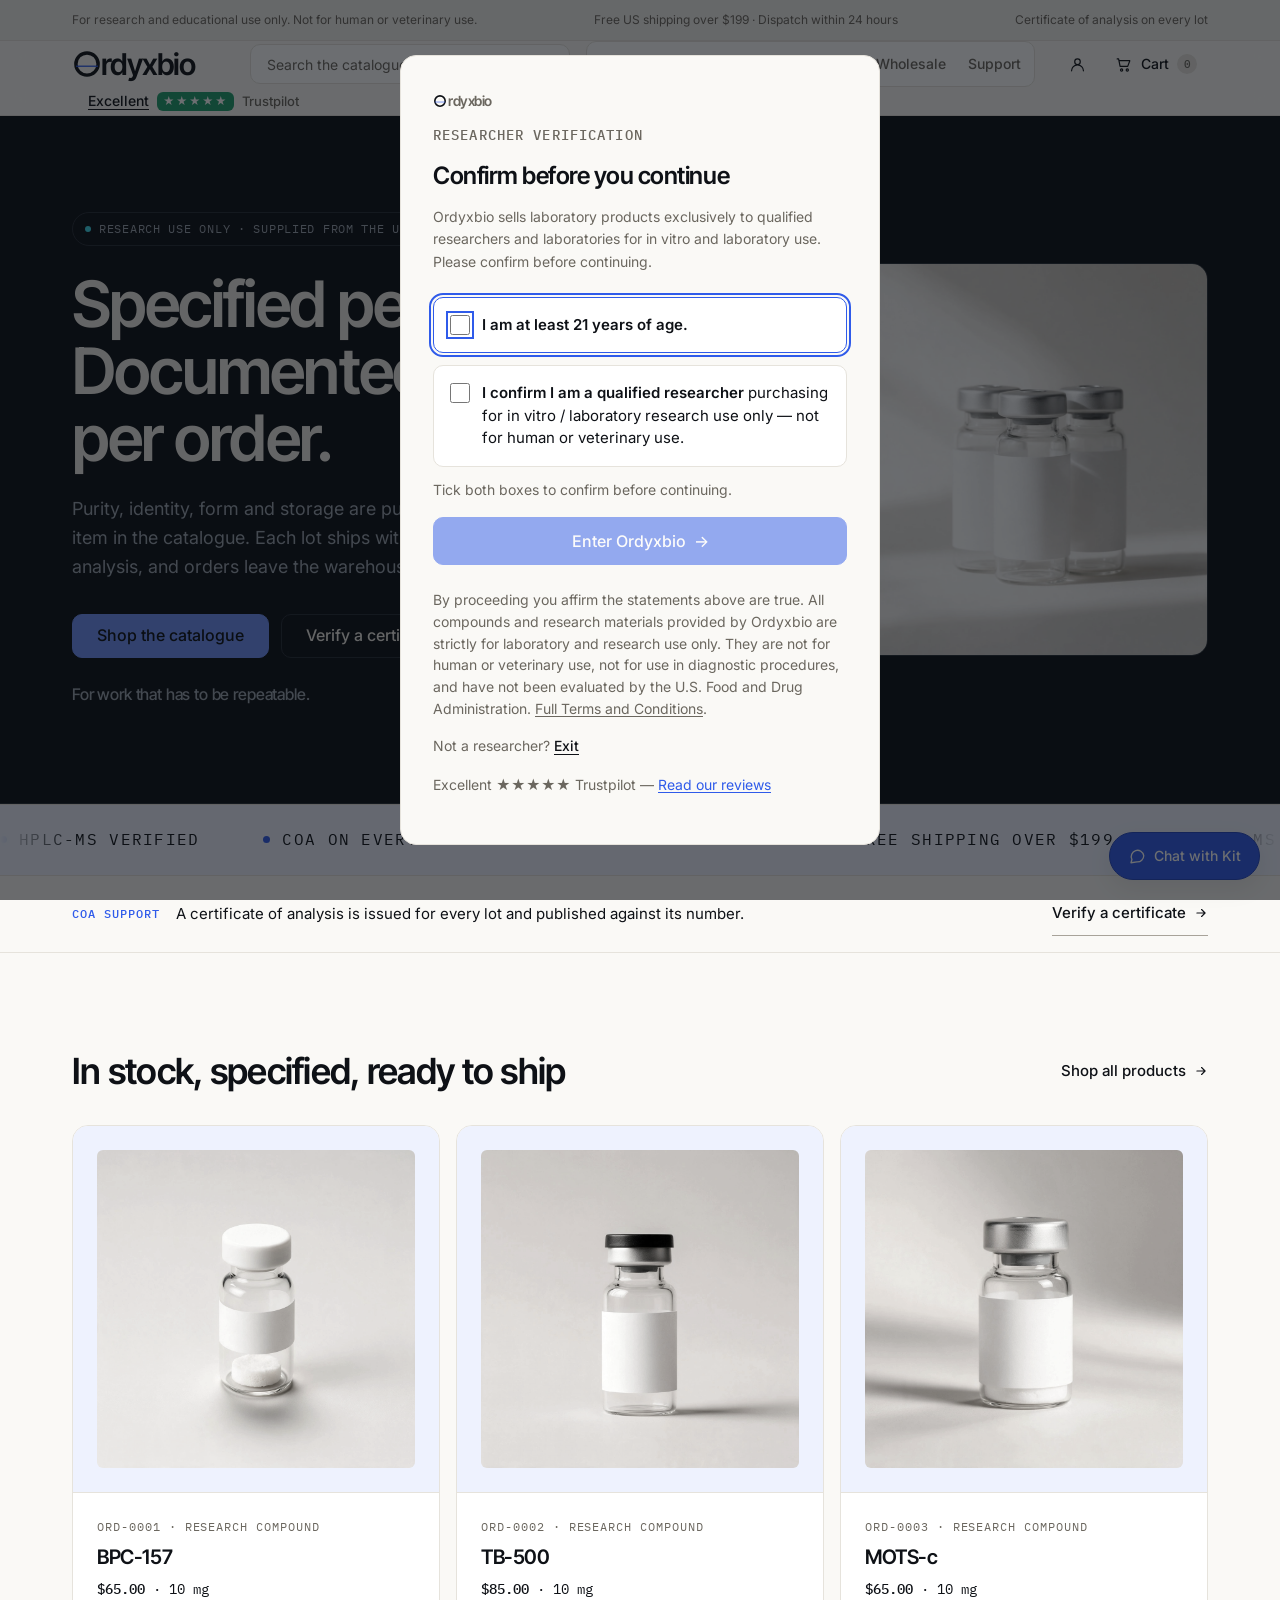
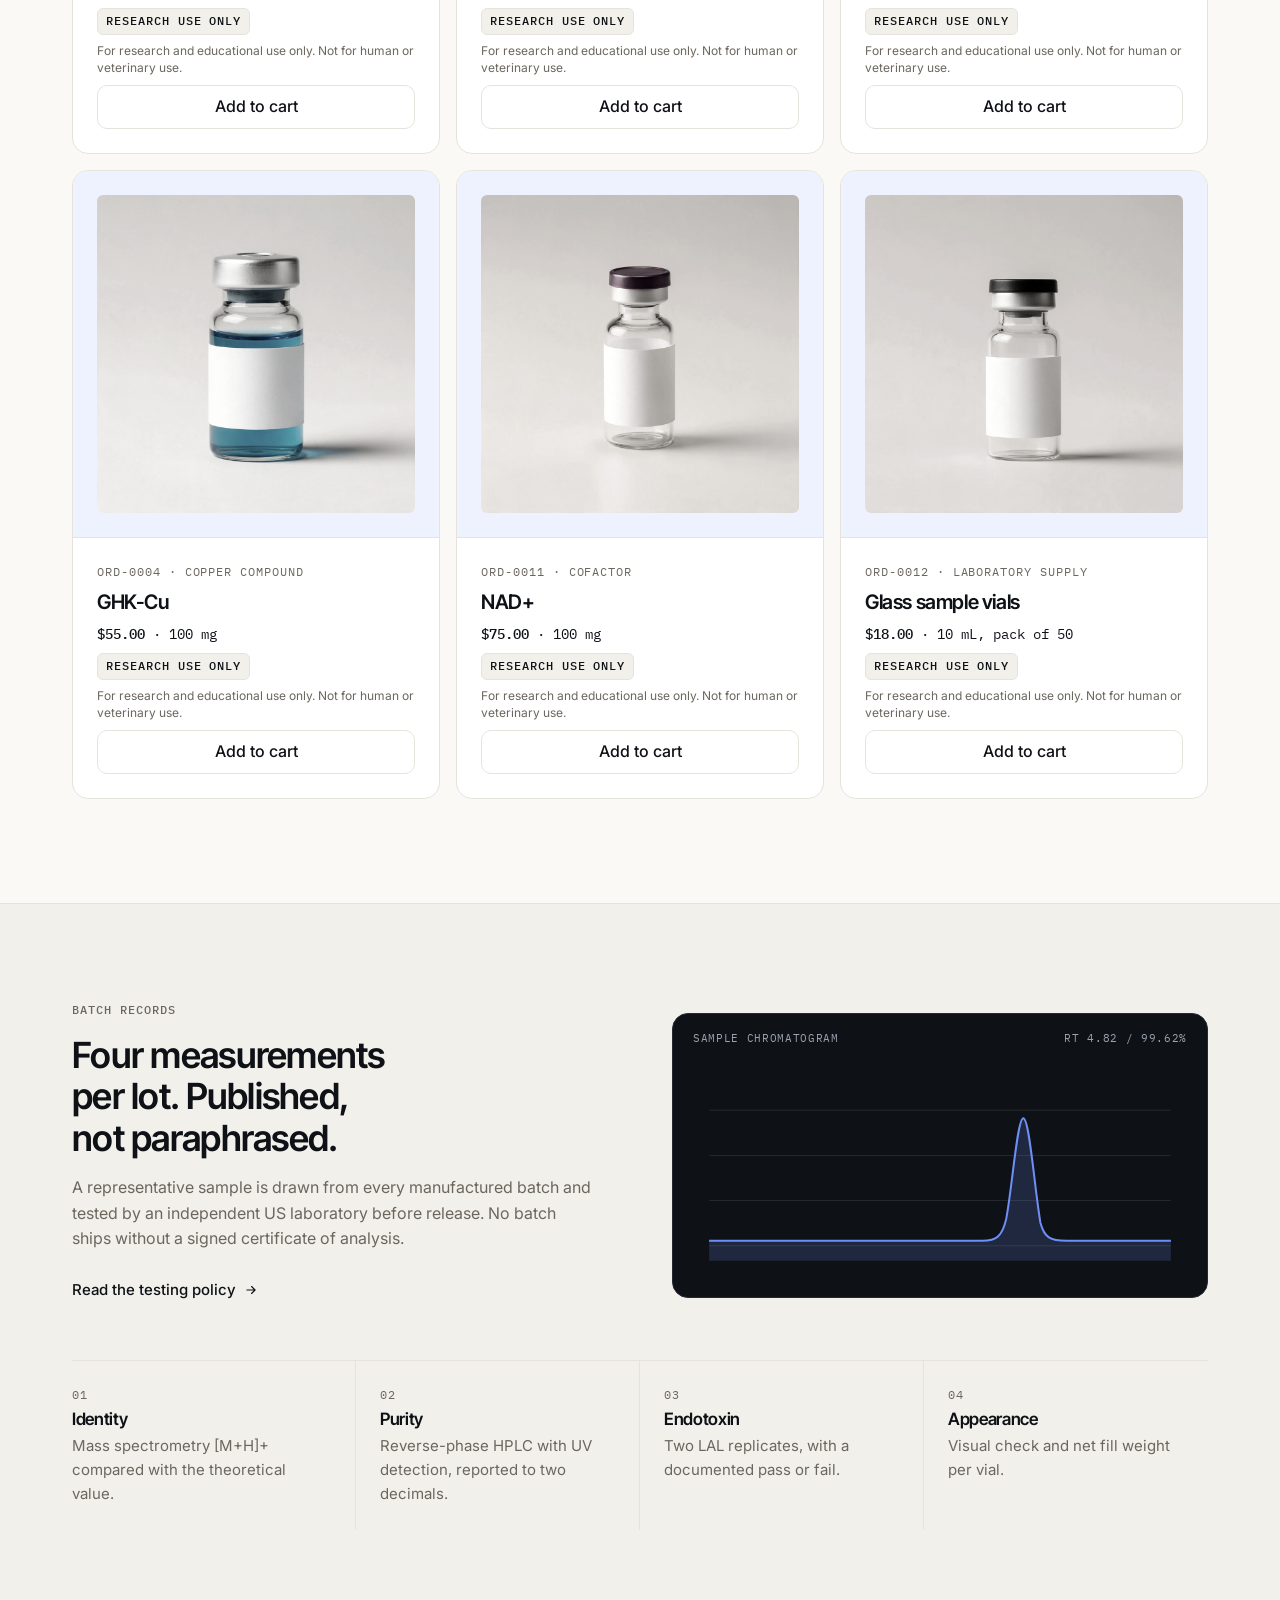
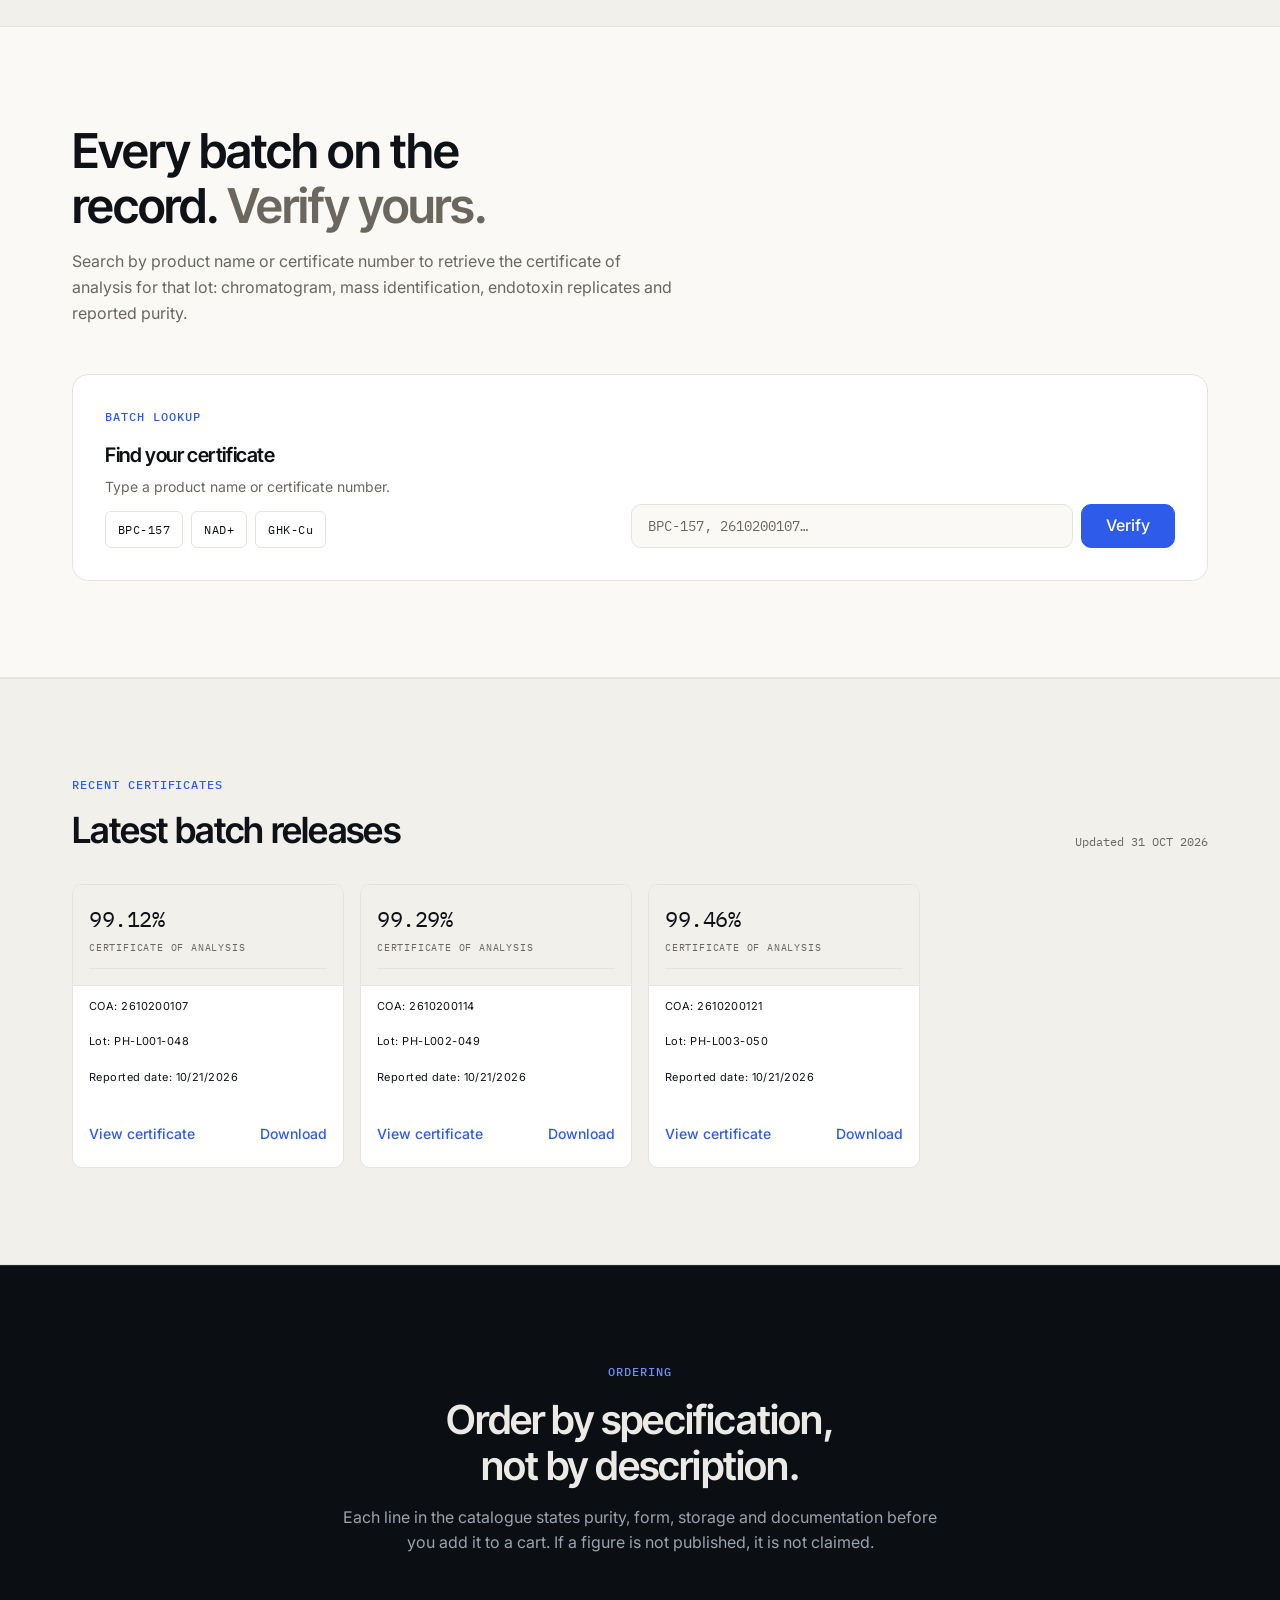
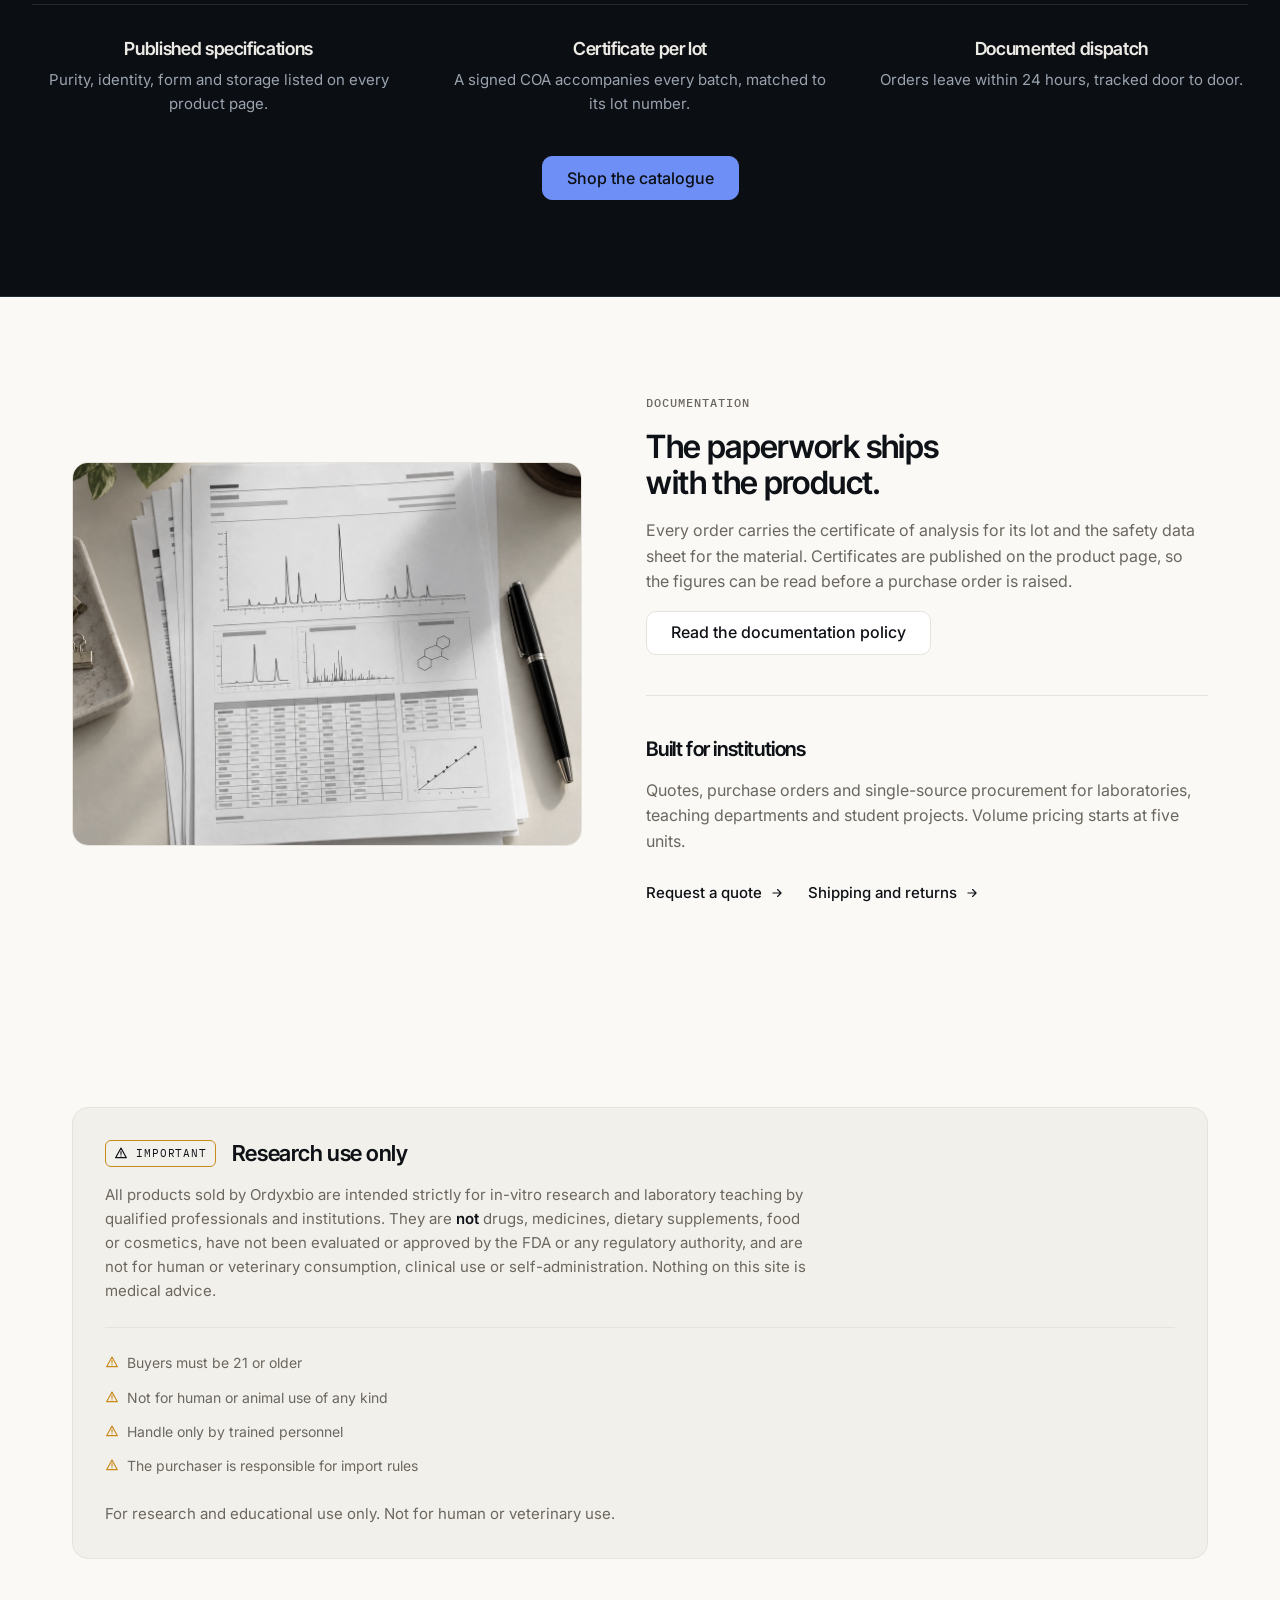
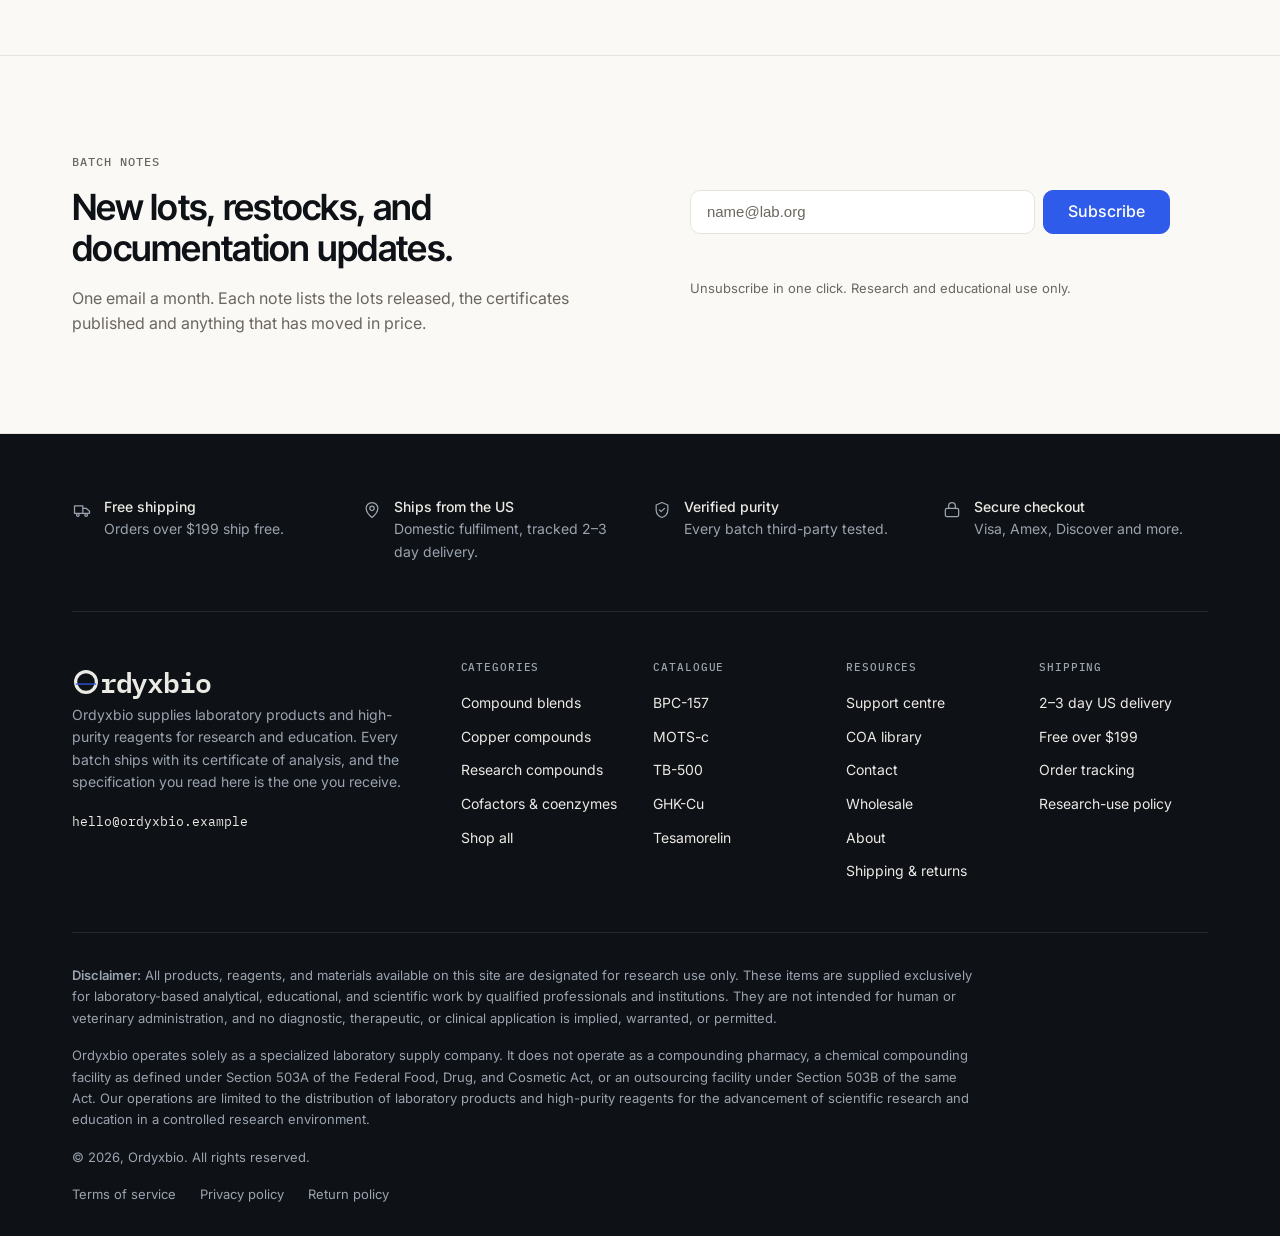
<file: index.html>
<!doctype html>
<html lang="en">
<head>
  <meta charset="utf-8">
  <meta name="viewport" content="width=device-width, initial-scale=1">
  <title>Ordyxbio — laboratory products for work that has to be repeatable</title>
  <meta name="description" content="Reagents, glassware and instruments for research, teaching and study. A published specification per item, a certificate of analysis per lot, dispatch within 24 hours.">
  <meta name="theme-color" content="#FAF9F6">
  <link rel="icon" href="favicon.svg" type="image/svg+xml">
  <link rel="preload" as="image" href="images/hero-vials.webp" fetchpriority="high">

  <meta property="og:type" content="website">
  <meta property="og:title" content="Ordyxbio — laboratory products for work that has to be repeatable">
  <meta property="og:description" content="Specifications published per item. A certificate of analysis per lot. Dispatch within 24 hours.">
  <meta property="og:image" content="images/hero-vials.webp">

  <link rel="preconnect" href="https://fonts.googleapis.com">
  <link rel="preconnect" href="https://fonts.gstatic.com" crossorigin>
  <link rel="stylesheet" href="styles.css?v=7">

  <script type="application/ld+json">
  {
    "@context": "https://schema.org",
    "@type": "Organization",
    "name": "Ordyxbio",
    "url": "https://ordyxbio.example/",
    "logo": "https://ordyxbio.example/favicon.svg",
    "email": "hello@ordyxbio.example",
    "description": "Supplier of laboratory products and high-purity reagents for research and education, with a certificate of analysis on every lot.",
    "address": {
      "@type": "PostalAddress",
      "addressLocality": "Columbus",
      "addressRegion": "OH",
      "addressCountry": "US"
    }
  }
  </script>
</head>
<body>
  <a class="skip-link" href="#main">Skip to content</a>

  <div class="topbar">
    <div class="wrap topbar__inner">
      <p class="topbar__rating">For research and educational use only. Not for human or veterinary use.</p>
      <p class="topbar__ship">Free US shipping over $199 · Dispatch within 24 hours</p>
      <p class="topbar__note">Certificate of analysis on every lot</p>
    </div>
  </div>

  <header class="header">
    <div class="wrap header__row">
      <a class="brand" href="index.html" aria-label="Ordyxbio — home">
        <span class="brand__mark" aria-hidden="true">
          <svg viewBox="0 0 100 100" width="22" height="22" fill="none" focusable="false" aria-hidden="true"><circle cx="50" cy="50" r="37" stroke="currentColor" stroke-width="11.5"/><line x1="13.75" y1="57.4" x2="86.25" y2="57.4" stroke="#2F5BEA" stroke-width="4.5"/></svg>
        </span>
        <span aria-hidden="true">rdyxbio</span>
      </a>

      <form class="search" role="search" action="shop.html" method="get">
        <label class="visually-hidden" for="site-search">Products search</label>
        <input id="site-search" type="search" name="q" placeholder="Search the catalogue" autocomplete="off">
        <button class="search__btn" type="submit" aria-label="Search products">
          <svg width="15" height="15" viewBox="0 0 24 24" fill="none" stroke="currentColor" stroke-width="2" stroke-linecap="round" aria-hidden="true"><circle cx="11" cy="11" r="7"/><path d="m20 20-3.6-3.6"/></svg>
        </button>
      </form>

      <nav class="nav" aria-label="Main">
        <div class="wrap nav__inner">
          <a href="shop.html">Products</a>
          <a href="shop.html#categories">Categories</a>
          <a href="faq.html#quality">COA library</a>
          <a href="wholesale.html">Wholesale</a>
          <a href="faq.html">Support</a>
        </div>
      </nav>
      <div class="header__actions">
        <a class="icon-btn" href="contact.html" aria-label="Account and support">
          <svg width="19" height="19" viewBox="0 0 24 24" fill="none" stroke="currentColor" stroke-width="1.5" stroke-linecap="round" stroke-linejoin="round" aria-hidden="true">
            <circle cx="12" cy="8.5" r="3.5"/><path d="M4.5 20a7.5 7.5 0 0 1 15 0"/>
          </svg>
        </a>
        <button class="cart" type="button" aria-label="Cart" data-open-cart>
          <svg width="19" height="19" viewBox="0 0 24 24" fill="none" stroke="currentColor" stroke-width="1.5" stroke-linecap="round" stroke-linejoin="round" aria-hidden="true">
            <path d="M4 5h1.8l1.9 9.4h9.6L20 7.2H7"/><circle cx="9.6" cy="19" r="1.4"/><circle cx="16.8" cy="19" r="1.4"/>
          </svg>
          <span class="cart__label">Cart</span>
          <span class="cart__count is-empty" data-cart-count aria-live="polite" aria-label="Items in cart">0</span>
        </button>
      </div>
    </div>
  </header>

  <main id="main">
    <!-- Hero -->
    <section class="hero dark-section">
      <div class="wrap hero__inner">
        <div class="hero__copy">
          <p class="hero__badge"><span aria-hidden="true"></span>Research use only · Supplied from the US</p>
          <h1>Specified per lot. Documented per order.</h1>
          <p class="hero__lede">Purity, identity, form and storage are published for every item in the catalogue. Each lot ships with its certificate of analysis, and orders leave the warehouse within 24 hours.</p>
          <div class="hero__actions">
            <a class="btn btn--solid" href="shop.html">Shop the catalogue</a>
            <a class="btn btn--onDark" href="faq.html#quality">Verify a certificate</a>
          </div>
          <p class="hero__note">For work that has to be repeatable.</p>
        </div>
        <a class="hero__media" href="shop.html" aria-label="Browse the Ordyxbio catalogue">
          <img src="images/hero-vials.webp" width="1200" height="900" fetchpriority="high" alt="Three clear glass sample vials with blank labels, standing on a bone-coloured surface">
        </a>
      </div>
    </section>

    <!-- What is on every order -->
    <div class="trust">
      <div class="trust__viewport">
        <div class="trust__track">
          <ul class="trust__group">
            <li class="trust__item">HPLC-MS verified</li>
            <li class="trust__item">COA on every lot</li>
            <li class="trust__item">Dispatch in 24 hours</li>
            <li class="trust__item">Free shipping over $199</li>
          </ul>
          <ul class="trust__group" aria-hidden="true">
            <li class="trust__item">HPLC-MS verified</li>
            <li class="trust__item">COA on every lot</li>
            <li class="trust__item">Dispatch in 24 hours</li>
            <li class="trust__item">Free shipping over $199</li>
          </ul>
          <ul class="trust__group" aria-hidden="true">
            <li class="trust__item">HPLC-MS verified</li>
            <li class="trust__item">COA on every lot</li>
            <li class="trust__item">Dispatch in 24 hours</li>
            <li class="trust__item">Free shipping over $199</li>
          </ul>
        </div>
      </div>
    </div>

    <!-- COA support -->
    <section class="utility" aria-labelledby="coa-support-title">
      <div class="wrap utility__inner">
        <p class="kicker">COA support</p>
        <p class="utility__text" id="coa-support-title">A certificate of analysis is issued for every lot and published against its number.</p>
        <a class="utility__link" href="#coa">
          Verify a certificate
          <svg width="14" height="14" viewBox="0 0 24 24" fill="none" stroke="currentColor" stroke-width="2" stroke-linecap="round" stroke-linejoin="round" aria-hidden="true"><path d="M5 12h14M13 6l6 6-6 6"/></svg>
        </a>
      </div>
    </section>

    <!-- Products -->
    <section class="products" id="featured">
      <div class="wrap">
        <div class="products__head">
          <div>
            <h2>In stock, specified, ready to ship</h2>
          </div>
          <a class="link-arrow" href="shop.html">
            Shop all products
            <svg width="14" height="14" viewBox="0 0 24 24" fill="none" stroke="currentColor" stroke-width="2" stroke-linecap="round" stroke-linejoin="round" aria-hidden="true"><path d="M5 12h14M13 6l6 6-6 6"/></svg>
          </a>
        </div>

        <ul class="rail" data-rail>
          <li class="product-card">
            <div class="product-card__media">
              <img src="images/vial-01.webp" width="800" height="800" loading="lazy" alt="BPC-157 10 mg vial, lyophilised powder">
            </div>
            <div class="product-card__body">
              <p class="product-card__cat">ORD-0001 · Research compound</p>
              <h3 class="product-card__name"><a href="product.html?id=1">BPC-157</a></h3>
              <p class="product-card__price"><strong>$65.00</strong> · 10 mg</p>
              <p class="ruo-badge">Research use only</p>
              <p class="product-card__ruo">For research and educational use only. Not for human or veterinary use.</p>
              <button class="btn btn--outline" type="button" data-add-to-cart data-id="1">Add to cart</button>
            </div>
          </li>
          <li class="product-card">
            <div class="product-card__media">
              <img src="images/vial-02.webp" width="800" height="800" loading="lazy" alt="TB-500 10 mg vial, lyophilised powder">
            </div>
            <div class="product-card__body">
              <p class="product-card__cat">ORD-0002 · Research compound</p>
              <h3 class="product-card__name"><a href="product.html?id=2">TB-500</a></h3>
              <p class="product-card__price"><strong>$85.00</strong> · 10 mg</p>
              <p class="ruo-badge">Research use only</p>
              <p class="product-card__ruo">For research and educational use only. Not for human or veterinary use.</p>
              <button class="btn btn--outline" type="button" data-add-to-cart data-id="2">Add to cart</button>
            </div>
          </li>
          <li class="product-card">
            <div class="product-card__media">
              <img src="images/vial-03.webp" width="800" height="800" loading="lazy" alt="MOTS-c 10 mg vial, lyophilised powder">
            </div>
            <div class="product-card__body">
              <p class="product-card__cat">ORD-0003 · Research compound</p>
              <h3 class="product-card__name"><a href="product.html?id=3">MOTS-c</a></h3>
              <p class="product-card__price"><strong>$65.00</strong> · 10 mg</p>
              <p class="ruo-badge">Research use only</p>
              <p class="product-card__ruo">For research and educational use only. Not for human or veterinary use.</p>
              <button class="btn btn--outline" type="button" data-add-to-cart data-id="3">Add to cart</button>
            </div>
          </li>
          <li class="product-card">
            <div class="product-card__media">
              <img src="images/vial-04.webp" width="800" height="800" loading="lazy" alt="GHK-Cu 100 mg vial, lyophilised powder">
            </div>
            <div class="product-card__body">
              <p class="product-card__cat">ORD-0004 · Copper compound</p>
              <h3 class="product-card__name"><a href="product.html?id=4">GHK-Cu</a></h3>
              <p class="product-card__price"><strong>$55.00</strong> · 100 mg</p>
              <p class="ruo-badge">Research use only</p>
              <p class="product-card__ruo">For research and educational use only. Not for human or veterinary use.</p>
              <button class="btn btn--outline" type="button" data-add-to-cart data-id="4">Add to cart</button>
            </div>
          </li>
          <li class="product-card">
            <div class="product-card__media">
              <img src="images/vial-05.webp" width="800" height="800" loading="lazy" alt="NAD+ 100 mg vial, lyophilised powder">
            </div>
            <div class="product-card__body">
              <p class="product-card__cat">ORD-0011 · Cofactor</p>
              <h3 class="product-card__name"><a href="product.html?id=11">NAD+</a></h3>
              <p class="product-card__price"><strong>$75.00</strong> · 100 mg</p>
              <p class="ruo-badge">Research use only</p>
              <p class="product-card__ruo">For research and educational use only. Not for human or veterinary use.</p>
              <button class="btn btn--outline" type="button" data-add-to-cart data-id="11">Add to cart</button>
            </div>
          </li>
          <li class="product-card">
            <div class="product-card__media">
              <img src="images/vial-02.webp" width="800" height="800" loading="lazy" alt="Pack of fifty clear borosilicate sample vials with screw caps">
            </div>
            <div class="product-card__body">
              <p class="product-card__cat">ORD-0012 · Laboratory supply</p>
              <h3 class="product-card__name"><a href="product.html?id=12">Glass sample vials</a></h3>
              <p class="product-card__price"><strong>$18.00</strong> · 10 mL, pack of 50</p>
              <p class="ruo-badge">Research use only</p>
              <p class="product-card__ruo">For research and educational use only. Not for human or veterinary use.</p>
              <button class="btn btn--outline" type="button" data-add-to-cart data-id="12">Add to cart</button>
            </div>
          </li>
        </ul>
      </div>
    </section>

    <!-- Method -->
    <section class="method">
      <div class="wrap">
        <div class="method__grid">
          <div class="method__copy">
            <p class="kicker">Batch records</p>
            <h2>Four measurements per lot. Published, not paraphrased.</h2>
            <p>A representative sample is drawn from every manufactured batch and tested by an independent US laboratory before release. No batch ships without a signed certificate of analysis.</p>
            <a class="link-arrow" href="faq.html#quality">
              Read the testing policy
              <svg width="14" height="14" viewBox="0 0 24 24" fill="none" stroke="currentColor" stroke-width="2" stroke-linecap="round" stroke-linejoin="round" aria-hidden="true"><path d="M5 12h14M13 6l6 6-6 6"/></svg>
            </a>
          </div>
          <figure class="chromatogram">
            <figcaption>
              <span>Sample chromatogram</span>
              <span>RT 4.82 / 99.62%</span>
            </figcaption>
            <svg viewBox="0 0 500 220" role="img" aria-label="Chromatogram of a single sharp peak at retention time 4.82 minutes">
              <g stroke="rgba(236,234,228,.10)" stroke-width="1">
                <line x1="20" y1="50" x2="480" y2="50"/>
                <line x1="20" y1="95" x2="480" y2="95"/>
                <line x1="20" y1="140" x2="480" y2="140"/>
                <line x1="20" y1="185" x2="480" y2="185"/>
              </g>
              <path d="M20 180 L292 180 C306 180 312 176 316 158 C322 126 327 58 333 58 C339 58 344 126 350 162 C354 177 360 180 376 180 L480 180 L480 200 L20 200 Z" fill="#6E8FF5" fill-opacity=".18"/>
              <path d="M20 180 L292 180 C306 180 312 176 316 158 C322 126 327 58 333 58 C339 58 344 126 350 162 C354 177 360 180 376 180 L480 180" fill="none" stroke="#6E8FF5" stroke-width="2"/>
            </svg>
          </figure>
        </div>

        <ol class="method__list">
          <li>
            <span class="method__num" aria-hidden="true">01</span>
            <h3>Identity</h3>
            <p>Mass spectrometry [M+H]+ compared with the theoretical value.</p>
          </li>
          <li>
            <span class="method__num" aria-hidden="true">02</span>
            <h3>Purity</h3>
            <p>Reverse-phase HPLC with UV detection, reported to two decimals.</p>
          </li>
          <li>
            <span class="method__num" aria-hidden="true">03</span>
            <h3>Endotoxin</h3>
            <p>Two LAL replicates, with a documented pass or fail.</p>
          </li>
          <li>
            <span class="method__num" aria-hidden="true">04</span>
            <h3>Appearance</h3>
            <p>Visual check and net fill weight per vial.</p>
          </li>
        </ol>
      </div>
    </section>

    <!-- COA lookup -->
    <section class="coa" id="coa">
      <div class="wrap">
        <h2 class="coa__title">Every batch on the record. <em>Verify yours.</em></h2>
        <p class="coa__lede">Search by product name or certificate number to retrieve the certificate of analysis for that lot: chromatogram, mass identification, endotoxin replicates and reported purity.</p>

        <div class="coa__lookup">
          <div>
            <p class="kicker">Batch lookup</p>
            <h3>Find your certificate</h3>
            <p class="coa__hint">Type a product name or certificate number.</p>
            <div class="coa__chips">
              <button type="button" data-coa-try="BPC-157">BPC-157</button>
              <button type="button" data-coa-try="NAD+">NAD+</button>
              <button type="button" data-coa-try="GHK-Cu">GHK-Cu</button>
            </div>
          </div>
          <form class="coa__form" data-coa-form novalidate>
            <label class="visually-hidden" for="coa-input">Product name or certificate number</label>
            <input id="coa-input" type="text" placeholder="BPC-157, 2610200107…" autocomplete="off" data-coa-input>
            <button class="btn btn--solid" type="submit">Verify</button>
          </form>
        </div>

        <div class="coa__result" data-coa-result hidden></div>
      </div>
    </section>

    <!-- Recent certificates -->
    <section class="recent">
      <div class="wrap">
        <div class="recent__head">
          <div>
            <p class="kicker">Recent certificates</p>
            <h2>Latest batch releases</h2>
          </div>
          <p class="recent__date">Updated 31 OCT 2026</p>
        </div>
        <ul class="coa-cards" data-coa-recent></ul>
      </div>
    </section>

    <!-- CTA band -->
    <section class="band band--center dark-section">
      <div class="wrap band__inner">
        <p class="kicker">Ordering</p>
        <h2>Order by specification, not by description.</h2>
        <p class="band__lede">Each line in the catalogue states purity, form, storage and documentation before you add it to a cart. If a figure is not published, it is not claimed.</p>
        <ul class="band__grid">
          <li>
            <h3>Published specifications</h3>
            <p>Purity, identity, form and storage listed on every product page.</p>
          </li>
          <li>
            <h3>Certificate per lot</h3>
            <p>A signed COA accompanies every batch, matched to its lot number.</p>
          </li>
          <li>
            <h3>Documented dispatch</h3>
            <p>Orders leave within 24 hours, tracked door to door.</p>
          </li>
        </ul>
        <p class="band__cta"><a class="btn btn--solid" href="shop.html">Shop the catalogue</a></p>
      </div>
    </section>

    <!-- Documentation -->
    <section class="docs">
      <div class="wrap docs__grid">
        <a class="docs__media" href="faq.html#quality" aria-label="Read how batch testing and certificates of analysis work">
          <img src="images/coa-docs.webp" width="1200" height="900" loading="lazy" alt="A stack of printed certificates of analysis on a desk">
        </a>
        <div>
          <div class="docs__block">
            <p class="kicker">Documentation</p>
            <h2>The paperwork ships with the product.</h2>
            <p>Every order carries the certificate of analysis for its lot and the safety data sheet for the material. Certificates are published on the product page, so the figures can be read before a purchase order is raised.</p>
            <a class="btn btn--outline" href="faq.html#quality">Read the documentation policy</a>
          </div>
          <div class="docs__block">
            <h3>Built for institutions</h3>
            <p>Quotes, purchase orders and single-source procurement for laboratories, teaching departments and student projects. Volume pricing starts at five units.</p>
            <div class="docs__actions">
              <a class="link-arrow" href="contact.html">
                Request a quote
                <svg width="14" height="14" viewBox="0 0 24 24" fill="none" stroke="currentColor" stroke-width="2" stroke-linecap="round" stroke-linejoin="round" aria-hidden="true"><path d="M5 12h14M13 6l6 6-6 6"/></svg>
              </a>
              <a class="link-arrow" href="faq.html#shipping">
                Shipping and returns
                <svg width="14" height="14" viewBox="0 0 24 24" fill="none" stroke="currentColor" stroke-width="2" stroke-linecap="round" stroke-linejoin="round" aria-hidden="true"><path d="M5 12h14M13 6l6 6-6 6"/></svg>
              </a>
            </div>
          </div>
        </div>
      </div>
    </section>

    <!-- Compliance -->
    <section class="compliance-band">
      <div class="wrap">
        <div class="compliance-band__panel">
          <div class="compliance-band__head">
            <span class="compliance-band__badge">
              <svg width="14" height="14" viewBox="0 0 24 24" fill="none" stroke="currentColor" stroke-width="2" stroke-linecap="round" stroke-linejoin="round" aria-hidden="true"><path d="M12 3.5 2.8 20h18.4z"/><path d="M12 9.5v4.5M12 17h.01"/></svg>
              Important
            </span>
            <h2>Research use only</h2>
          </div>
          <p class="compliance-band__text">All products sold by Ordyxbio are intended strictly for in-vitro research and laboratory teaching by qualified professionals and institutions. They are <strong>not</strong> drugs, medicines, dietary supplements, food or cosmetics, have not been evaluated or approved by the FDA or any regulatory authority, and are not for human or veterinary consumption, clinical use or self-administration. Nothing on this site is medical advice.</p>
          <ul class="compliance-band__list">
            <li>
              <svg width="14" height="14" viewBox="0 0 24 24" fill="none" stroke="currentColor" stroke-width="2" stroke-linecap="round" stroke-linejoin="round" aria-hidden="true"><path d="M12 3.5 2.8 20h18.4z"/><path d="M12 9.5v4.5M12 17h.01"/></svg>
              Buyers must be 21 or older
            </li>
            <li>
              <svg width="14" height="14" viewBox="0 0 24 24" fill="none" stroke="currentColor" stroke-width="2" stroke-linecap="round" stroke-linejoin="round" aria-hidden="true"><path d="M12 3.5 2.8 20h18.4z"/><path d="M12 9.5v4.5M12 17h.01"/></svg>
              Not for human or animal use of any kind
            </li>
            <li>
              <svg width="14" height="14" viewBox="0 0 24 24" fill="none" stroke="currentColor" stroke-width="2" stroke-linecap="round" stroke-linejoin="round" aria-hidden="true"><path d="M12 3.5 2.8 20h18.4z"/><path d="M12 9.5v4.5M12 17h.01"/></svg>
              Handle only by trained personnel
            </li>
            <li>
              <svg width="14" height="14" viewBox="0 0 24 24" fill="none" stroke="currentColor" stroke-width="2" stroke-linecap="round" stroke-linejoin="round" aria-hidden="true"><path d="M12 3.5 2.8 20h18.4z"/><path d="M12 9.5v4.5M12 17h.01"/></svg>
              The purchaser is responsible for import rules
            </li>
          </ul>
          <p class="compliance-band__text" style="margin-top:24px">For research and educational use only. Not for human or veterinary use.</p>
        </div>
      </div>
    </section>

    <!-- Newsletter -->
    <section class="newsletter">
      <div class="wrap newsletter__inner">
        <div>
          <p class="kicker">Batch notes</p>
          <h2>New lots, restocks, and documentation updates.</h2>
          <p class="newsletter__lede">One email a month. Each note lists the lots released, the certificates published and anything that has moved in price.</p>
        </div>
        <div>
          <form class="newsletter__form" data-newsletter novalidate>
            <label class="visually-hidden" for="newsletter-email">Your email address</label>
            <input id="newsletter-email" type="email" name="email" placeholder="name@lab.org" autocomplete="email" required>
            <button class="btn btn--solid" type="submit">Subscribe</button>
          </form>
          <p class="form-note" data-newsletter-note role="status"></p>
          <p class="newsletter__fineprint">Unsubscribe in one click. Research and educational use only.</p>
        </div>
      </div>
    </section>
  </main>

  <footer class="footer">
    <div class="wrap">
      <h2 class="visually-hidden">Why order from Ordyxbio</h2>
      <ul class="footer__features">
        <li class="footer__feature">
          <svg width="20" height="20" viewBox="0 0 24 24" fill="none" stroke="currentColor" stroke-width="1.5" stroke-linecap="round" stroke-linejoin="round" aria-hidden="true"><path d="M3 7h10v9H3z"/><path d="M13 10h4l4 3.5V16h-8"/><circle cx="7" cy="18" r="1.6"/><circle cx="17" cy="18" r="1.6"/></svg>
          <div>
            <h3>Free shipping</h3>
            <p>Orders over $199 ship free.</p>
          </div>
        </li>
        <li class="footer__feature">
          <svg width="20" height="20" viewBox="0 0 24 24" fill="none" stroke="currentColor" stroke-width="1.5" stroke-linecap="round" stroke-linejoin="round" aria-hidden="true"><path d="M12 21s7-5.5 7-11a7 7 0 1 0-14 0c0 5.5 7 11 7 11z"/><circle cx="12" cy="10" r="2.6"/></svg>
          <div>
            <h3>Ships from the US</h3>
            <p>Domestic fulfilment, tracked 2–3 day delivery.</p>
          </div>
        </li>
        <li class="footer__feature">
          <svg width="20" height="20" viewBox="0 0 24 24" fill="none" stroke="currentColor" stroke-width="1.5" stroke-linecap="round" stroke-linejoin="round" aria-hidden="true"><path d="M12 3 5 6v6c0 4.4 3 7.6 7 9 4-1.4 7-4.6 7-9V6z"/><path d="m9 12 2 2 4-4"/></svg>
          <div>
            <h3>Verified purity</h3>
            <p>Every batch third-party tested.</p>
          </div>
        </li>
        <li class="footer__feature">
          <svg width="20" height="20" viewBox="0 0 24 24" fill="none" stroke="currentColor" stroke-width="1.5" stroke-linecap="round" stroke-linejoin="round" aria-hidden="true"><rect x="4" y="10" width="16" height="10" rx="2"/><path d="M8 10V7a4 4 0 0 1 8 0v3"/></svg>
          <div>
            <h3>Secure checkout</h3>
            <p>Visa, Amex, Discover and more.</p>
          </div>
        </li>
      </ul>

      <div class="footer__main">
        <div class="footer__brand">
          <a class="brand" href="index.html" aria-label="Ordyxbio — home">
            <span class="brand__mark" aria-hidden="true">
              <svg viewBox="0 0 100 100" width="22" height="22" fill="none" focusable="false" aria-hidden="true"><circle cx="50" cy="50" r="37" stroke="currentColor" stroke-width="11.5"/><line x1="13.75" y1="57.4" x2="86.25" y2="57.4" stroke="#2F5BEA" stroke-width="4.5"/></svg>
            </span>
            <span aria-hidden="true">rdyxbio</span>
          </a>
          <p>Ordyxbio supplies laboratory products and high-purity reagents for research and education. Every batch ships with its certificate of analysis, and the specification you read here is the one you receive.</p>
          <p><a href="mailto:hello@ordyxbio.example">hello@ordyxbio.example</a></p>
        </div>

        <div class="footer__cols">
          <div class="footer__col">
            <h3>Categories</h3>
            <ul>
              <li><a href="category.html?category=Blends">Compound blends</a></li>
              <li><a href="category.html?category=Copper%20compounds">Copper compounds</a></li>
              <li><a href="category.html?category=Research%20compounds">Research compounds</a></li>
              <li><a href="category.html?category=Cofactors%20%26%20coenzymes">Cofactors &amp; coenzymes</a></li>
              <li><a href="shop.html">Shop all</a></li>
            </ul>
          </div>
          <div class="footer__col">
            <h3>Catalogue</h3>
            <ul>
              <li><a href="product.html?id=1">BPC-157</a></li>
              <li><a href="product.html?id=3">MOTS-c</a></li>
              <li><a href="product.html?id=2">TB-500</a></li>
              <li><a href="product.html?id=4">GHK-Cu</a></li>
              <li><a href="product.html?id=5">Tesamorelin</a></li>
            </ul>
          </div>
          <div class="footer__col">
            <h3>Resources</h3>
            <ul>
              <li><a href="faq.html">Support centre</a></li>
              <li><a href="faq.html#quality">COA library</a></li>
              <li><a href="contact.html">Contact</a></li>
              <li><a href="wholesale.html">Wholesale</a></li>
              <li><a href="about.html">About</a></li>
              <li><a href="faq.html#shipping">Shipping &amp; returns</a></li>
            </ul>
          </div>
          <div class="footer__col">
            <h3>Shipping</h3>
            <ul>
              <li><a href="faq.html#shipping">2–3 day US delivery</a></li>
              <li><a href="faq.html#shipping">Free over $199</a></li>
              <li><a href="faq.html#shipping">Order tracking</a></li>
              <li><a href="faq.html#research-use">Research-use policy</a></li>
            </ul>
          </div>
        </div>
      </div>

      <div class="footer__bottom">
        <p class="footer__legal"><strong>Disclaimer:</strong> All products, reagents, and materials available on this site are designated for research use only. These items are supplied exclusively for laboratory-based analytical, educational, and scientific work by qualified professionals and institutions. They are not intended for human or veterinary administration, and no diagnostic, therapeutic, or clinical application is implied, warranted, or permitted.</p>
        <p class="footer__legal">Ordyxbio operates solely as a specialized laboratory supply company. It does not operate as a compounding pharmacy, a chemical compounding facility as defined under Section 503A of the Federal Food, Drug, and Cosmetic Act, or an outsourcing facility under Section 503B of the same Act. Our operations are limited to the distribution of laboratory products and high-purity reagents for the advancement of scientific research and education in a controlled research environment.</p>
        <p>© 2026, Ordyxbio. All rights reserved.</p>
        <nav aria-label="Legal">
          <a href="faq.html#research-use">Terms of service</a>
          <a href="faq.html#research-use">Privacy policy</a>
          <a href="faq.html#shipping">Return policy</a>
        </nav>
      </div>
    </div>
  </footer>

  <div class="toast" role="status" aria-live="polite" data-toast></div>
  <script src="products.js?v=7" defer></script>
  <script src="script.js?v=7" defer></script>
</body>
</html>
</file>
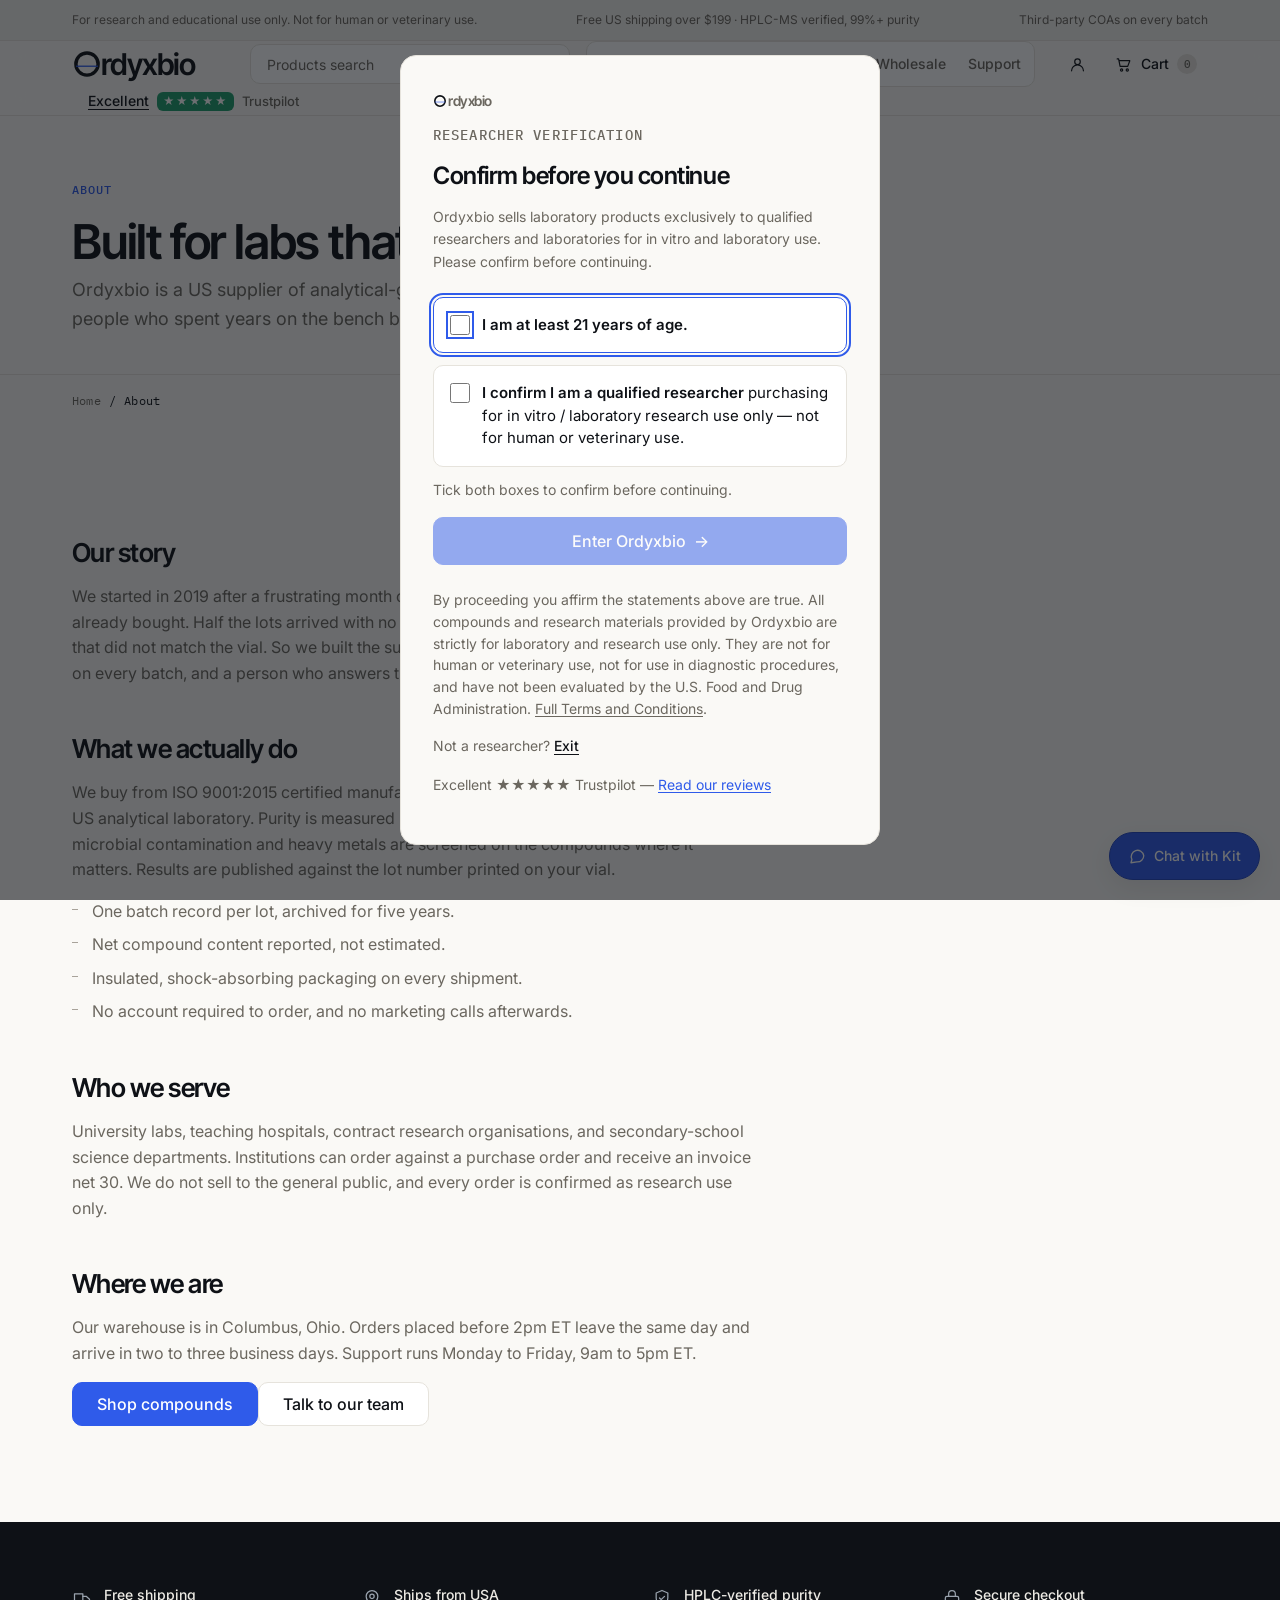
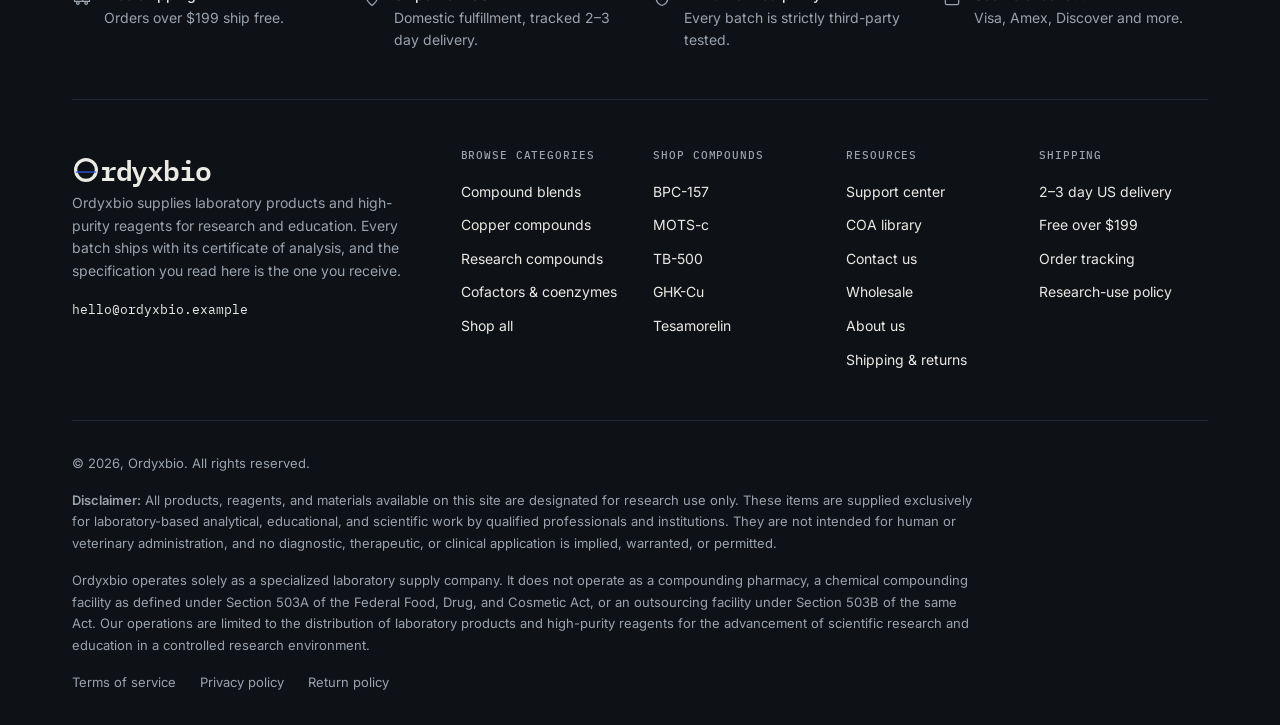
<file: about.html>
<!doctype html>
<html lang="en">
<head>
  <meta charset="utf-8">
  <meta name="viewport" content="width=device-width, initial-scale=1">
  <title>About Ordyxbio — Documented Research Compounds</title>
  <meta name="description" content="Who Ordyxbio is, how we test every batch, and the standards we hold our suppliers to.">
  <meta name="theme-color" content="#FAF9F6">
  <link rel="icon" href="favicon.svg" type="image/svg+xml">
  <link rel="preconnect" href="https://fonts.googleapis.com">
  <link rel="preconnect" href="https://fonts.gstatic.com" crossorigin>
  <link rel="stylesheet" href="styles.css?v=7">
</head>
<body>
  <a class="skip-link" href="#main">Skip to content</a>

  <div class="topbar">
    <div class="wrap topbar__inner">
      <p class="topbar__rating">For research and educational use only. Not for human or veterinary use.</p>
      <p class="topbar__ship">Free US shipping over $199 · HPLC-MS verified, 99%+ purity</p>
      <p class="topbar__note">Third-party COAs on every batch</p>
    </div>
  </div>

  <header class="header">
    <div class="wrap header__row">
      <a class="brand" href="index.html" aria-label="Ordyxbio - home">
        <span class="brand__mark" aria-hidden="true">
          <svg viewBox="0 0 100 100" width="22" height="22" fill="none" focusable="false" aria-hidden="true"><circle cx="50" cy="50" r="37" stroke="currentColor" stroke-width="11.5"/><line x1="13.75" y1="57.4" x2="86.25" y2="57.4" stroke="#2F5BEA" stroke-width="4.5"/></svg>
        </span>
        <span aria-hidden="true">rdyxbio</span>
      </a>
      <form class="search" role="search" action="shop.html" method="get">
        <label class="visually-hidden" for="site-search">Products search</label>
        <input id="site-search" type="search" name="q" placeholder="Products search" autocomplete="off">
        <button class="search__btn" type="submit" aria-label="Search products">
          <svg width="15" height="15" viewBox="0 0 24 24" fill="none" stroke="currentColor" stroke-width="2" stroke-linecap="round" aria-hidden="true"><circle cx="11" cy="11" r="7"/><path d="m20 20-3.6-3.6"/></svg>
        </button>
      </form>
      <nav class="nav" aria-label="Main">
        <div class="wrap nav__inner">
          <a href="shop.html">Products</a>
          <a href="shop.html#categories">Categories</a>
          <a href="faq.html#quality">COA library</a>
          <a href="wholesale.html">Wholesale</a>
          <a href="faq.html">Support</a>
        </div>
      </nav>
      <div class="header__actions">
        <a class="icon-btn" href="contact.html" aria-label="Account and support">
          <svg width="19" height="19" viewBox="0 0 24 24" fill="none" stroke="currentColor" stroke-width="1.5" stroke-linecap="round" stroke-linejoin="round" aria-hidden="true"><circle cx="12" cy="8.5" r="3.5"/><path d="M4.5 20a7.5 7.5 0 0 1 15 0"/></svg>
        </a>
        <button class="cart" type="button" aria-label="Cart" data-open-cart>
          <svg width="19" height="19" viewBox="0 0 24 24" fill="none" stroke="currentColor" stroke-width="1.5" stroke-linecap="round" stroke-linejoin="round" aria-hidden="true"><path d="M4 5h1.8l1.9 9.4h9.6L20 7.2H7"/><circle cx="9.6" cy="19" r="1.4"/><circle cx="16.8" cy="19" r="1.4"/></svg>
          <span class="cart__label">Cart</span>
          <span class="cart__count is-empty" data-cart-count aria-live="polite" aria-label="Items in cart">0</span>
        </button>
      </div>
    </div>
  </header>

  <main id="main">
    <section class="page-head">
      <div class="wrap">
        <p class="kicker">About</p>
        <h1>Built for labs that check the paperwork</h1>
        <p class="lede">Ordyxbio is a US supplier of analytical-grade research compounds, run by people who spent years on the bench before moving to procurement.</p>
      </div>
    </section>

    <div class="wrap">
      <nav class="crumbs" aria-label="Breadcrumb">
        <a href="index.html">Home</a>
        <span aria-hidden="true">/</span>
        <span>About</span>
      </nav>
    </div>

    <section class="wrap prose">
      <h2>Our story</h2>
      <p>We started in 2019 after a frustrating month of chasing certificates for a compound we had already bought. Half the lots arrived with no documentation. The other half had documents that did not match the vial. So we built the supplier we wanted: a narrow catalogue, a COA on every batch, and a person who answers the phone.</p>

      <h2>What we actually do</h2>
      <p>We buy from ISO 9001:2015 certified manufacturers, then send each lot to an independent US analytical laboratory. Purity is measured by HPLC-UV, identity by LC-MS. Endotoxins, microbial contamination and heavy metals are screened on the compounds where it matters. Results are published against the lot number printed on your vial.</p>
      <ul>
        <li>One batch record per lot, archived for five years.</li>
        <li>Net compound content reported, not estimated.</li>
        <li>Insulated, shock-absorbing packaging on every shipment.</li>
        <li>No account required to order, and no marketing calls afterwards.</li>
      </ul>

      <h2>Who we serve</h2>
      <p>University labs, teaching hospitals, contract research organisations, and secondary-school science departments. Institutions can order against a purchase order and receive an invoice net 30. We do not sell to the general public, and every order is confirmed as research use only.</p>

      <h2>Where we are</h2>
      <p>Our warehouse is in Columbus, Ohio. Orders placed before 2pm ET leave the same day and arrive in two to three business days. Support runs Monday to Friday, 9am to 5pm ET.</p>

      <p style="margin-top: var(--space-6); display: flex; flex-wrap: wrap; gap: var(--space-3);">
        <a class="btn btn--solid" href="shop.html">Shop compounds</a>
        <a class="btn btn--outline" href="contact.html">Talk to our team</a>
      </p>
    </section>
  </main>

  <footer class="footer">
    <div class="wrap">
      <h2 class="visually-hidden">Why shop with Ordyxbio</h2>
      <ul class="footer__features">
        <li class="footer__feature">
          <svg width="20" height="20" viewBox="0 0 24 24" fill="none" stroke="currentColor" stroke-width="1.5" stroke-linecap="round" stroke-linejoin="round" aria-hidden="true"><path d="M3 7h10v9H3z"/><path d="M13 10h4l4 3.5V16h-8"/><circle cx="7" cy="18" r="1.6"/><circle cx="17" cy="18" r="1.6"/></svg>
          <div><h3>Free shipping</h3><p>Orders over $199 ship free.</p></div>
        </li>
        <li class="footer__feature">
          <svg width="20" height="20" viewBox="0 0 24 24" fill="none" stroke="currentColor" stroke-width="1.5" stroke-linecap="round" stroke-linejoin="round" aria-hidden="true"><path d="M12 21s7-5.5 7-11a7 7 0 1 0-14 0c0 5.5 7 11 7 11z"/><circle cx="12" cy="10" r="2.6"/></svg>
          <div><h3>Ships from USA</h3><p>Domestic fulfillment, tracked 2–3 day delivery.</p></div>
        </li>
        <li class="footer__feature">
          <svg width="20" height="20" viewBox="0 0 24 24" fill="none" stroke="currentColor" stroke-width="1.5" stroke-linecap="round" stroke-linejoin="round" aria-hidden="true"><path d="M12 3 5 6v6c0 4.4 3 7.6 7 9 4-1.4 7-4.6 7-9V6z"/><path d="m9 12 2 2 4-4"/></svg>
          <div><h3>HPLC-verified purity</h3><p>Every batch is strictly third-party tested.</p></div>
        </li>
        <li class="footer__feature">
          <svg width="20" height="20" viewBox="0 0 24 24" fill="none" stroke="currentColor" stroke-width="1.5" stroke-linecap="round" stroke-linejoin="round" aria-hidden="true"><rect x="4" y="10" width="16" height="10" rx="2"/><path d="M8 10V7a4 4 0 0 1 8 0v3"/></svg>
          <div><h3>Secure checkout</h3><p>Visa, Amex, Discover and more.</p></div>
        </li>
      </ul>
      <div class="footer__main">
        <div class="footer__brand">
                <a class="brand" href="index.html" aria-label="Ordyxbio - home">
        <span class="brand__mark" aria-hidden="true">
          <svg viewBox="0 0 100 100" width="22" height="22" fill="none" focusable="false" aria-hidden="true"><circle cx="50" cy="50" r="37" stroke="currentColor" stroke-width="11.5"/><line x1="13.75" y1="57.4" x2="86.25" y2="57.4" stroke="#2F5BEA" stroke-width="4.5"/></svg>
        </span>
        <span aria-hidden="true">rdyxbio</span>
      </a>
          <p>Ordyxbio supplies laboratory products and high-purity reagents for research and education. Every batch ships with its certificate of analysis, and the specification you read here is the one you receive.</p>
          <p><a href="mailto:hello@ordyxbio.example">hello@ordyxbio.example</a></p>
        </div>
        <div class="footer__cols">
          <div class="footer__col">
            <h3>Browse categories</h3>
            <ul>
              <li><a href="category.html?category=Blends">Compound blends</a></li>
              <li><a href="category.html?category=Copper%20compounds">Copper compounds</a></li>
              <li><a href="category.html?category=Research%20compounds">Research compounds</a></li>
              <li><a href="category.html?category=Cofactors%20%26%20coenzymes">Cofactors &amp; coenzymes</a></li>
              <li><a href="shop.html">Shop all</a></li>
            </ul>
          </div>
          <div class="footer__col">
            <h3>Shop compounds</h3>
            <ul>
              <li><a href="product.html?id=1">BPC-157</a></li>
              <li><a href="product.html?id=3">MOTS-c</a></li>
              <li><a href="product.html?id=2">TB-500</a></li>
              <li><a href="product.html?id=4">GHK-Cu</a></li>
              <li><a href="product.html?id=5">Tesamorelin</a></li>
            </ul>
          </div>
          <div class="footer__col">
            <h3>Resources</h3>
            <ul>
              <li><a href="faq.html">Support center</a></li>
              <li><a href="faq.html#quality">COA library</a></li>
              <li><a href="contact.html">Contact us</a></li>
              <li><a href="wholesale.html">Wholesale</a></li>
              <li><a href="about.html">About us</a></li>
              <li><a href="faq.html#shipping">Shipping &amp; returns</a></li>
            </ul>
          </div>
          <div class="footer__col">
            <h3>Shipping</h3>
            <ul>
              <li><a href="faq.html#shipping">2–3 day US delivery</a></li>
              <li><a href="faq.html#shipping">Free over $199</a></li>
              <li><a href="faq.html#shipping">Order tracking</a></li>
              <li><a href="faq.html#research-use">Research-use policy</a></li>
            </ul>
          </div>
        </div>
      </div>
      <div class="footer__bottom">
        <p>© 2026, Ordyxbio. All rights reserved.</p>
                <p class="footer__legal"><strong>Disclaimer:</strong> All products, reagents, and materials available on this site are designated for research use only. These items are supplied exclusively for laboratory-based analytical, educational, and scientific work by qualified professionals and institutions. They are not intended for human or veterinary administration, and no diagnostic, therapeutic, or clinical application is implied, warranted, or permitted.</p>
        <p class="footer__legal">Ordyxbio operates solely as a specialized laboratory supply company. It does not operate as a compounding pharmacy, a chemical compounding facility as defined under Section 503A of the Federal Food, Drug, and Cosmetic Act, or an outsourcing facility under Section 503B of the same Act. Our operations are limited to the distribution of laboratory products and high-purity reagents for the advancement of scientific research and education in a controlled research environment.</p>
        <nav aria-label="Legal">
          <a href="faq.html#research-use">Terms of service</a>
          <a href="faq.html#research-use">Privacy policy</a>
          <a href="faq.html#shipping">Return policy</a>
        </nav>
      </div>
    </div>
  </footer>

  <div class="toast" role="status" aria-live="polite" data-toast></div>
<script src="products.js?v=7"></script>
<script src="script.js?v=7"></script>
</body>
</html>
</file>
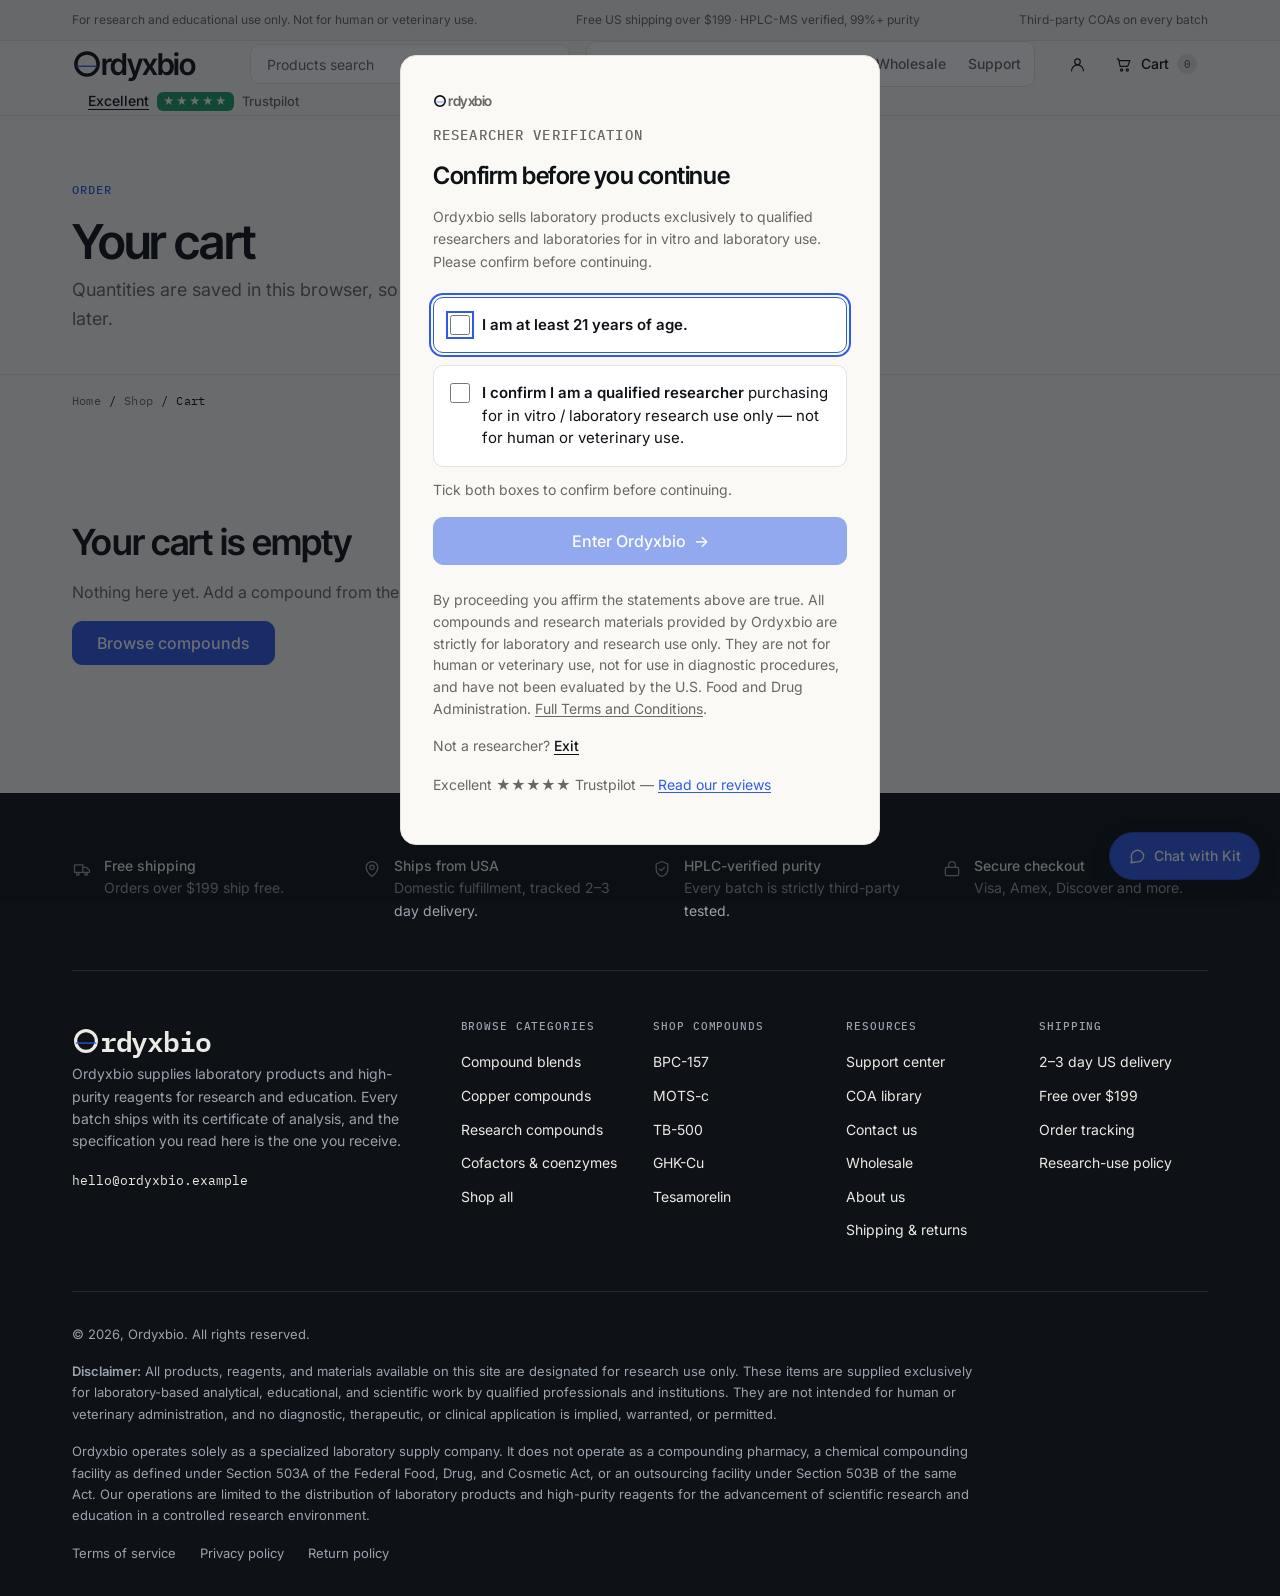
<file: cart.html>
<!doctype html>
<html lang="en">
<head>
  <meta charset="utf-8">
  <meta name="viewport" content="width=device-width, initial-scale=1">
  <title>Your Cart — Ordyxbio</title>
  <meta name="description" content="Review your Ordyxbio cart, adjust quantities and continue to checkout.">
  <meta name="theme-color" content="#FAF9F6">
  <link rel="icon" href="favicon.svg" type="image/svg+xml">
  <meta name="robots" content="noindex, follow">
  <link rel="preconnect" href="https://fonts.googleapis.com">
  <link rel="preconnect" href="https://fonts.gstatic.com" crossorigin>
  <link rel="stylesheet" href="styles.css?v=7">
</head>
<body>
  <a class="skip-link" href="#main">Skip to content</a>

  <div class="topbar">
    <div class="wrap topbar__inner">
      <p class="topbar__rating">For research and educational use only. Not for human or veterinary use.</p>
      <p class="topbar__ship">Free US shipping over $199 · HPLC-MS verified, 99%+ purity</p>
      <p class="topbar__note">Third-party COAs on every batch</p>
    </div>
  </div>

  <header class="header">
    <div class="wrap header__row">
      <a class="brand" href="index.html" aria-label="Ordyxbio - home">
        <span class="brand__mark" aria-hidden="true">
          <svg viewBox="0 0 100 100" width="22" height="22" fill="none" focusable="false" aria-hidden="true"><circle cx="50" cy="50" r="37" stroke="currentColor" stroke-width="11.5"/><line x1="13.75" y1="57.4" x2="86.25" y2="57.4" stroke="#2F5BEA" stroke-width="4.5"/></svg>
        </span>
        <span aria-hidden="true">rdyxbio</span>
      </a>
      <form class="search" role="search" action="shop.html" method="get">
        <label class="visually-hidden" for="site-search">Products search</label>
        <input id="site-search" type="search" name="q" placeholder="Products search" autocomplete="off">
        <button class="search__btn" type="submit" aria-label="Search products">
          <svg width="15" height="15" viewBox="0 0 24 24" fill="none" stroke="currentColor" stroke-width="2" stroke-linecap="round" aria-hidden="true"><circle cx="11" cy="11" r="7"/><path d="m20 20-3.6-3.6"/></svg>
        </button>
      </form>
      <nav class="nav" aria-label="Main">
        <div class="wrap nav__inner">
          <a href="shop.html">Products</a>
          <a href="shop.html#categories">Categories</a>
          <a href="faq.html#quality">COA library</a>
          <a href="wholesale.html">Wholesale</a>
          <a href="faq.html">Support</a>
        </div>
      </nav>
      <div class="header__actions">
        <a class="icon-btn" href="contact.html" aria-label="Account and support">
          <svg width="19" height="19" viewBox="0 0 24 24" fill="none" stroke="currentColor" stroke-width="1.5" stroke-linecap="round" stroke-linejoin="round" aria-hidden="true"><circle cx="12" cy="8.5" r="3.5"/><path d="M4.5 20a7.5 7.5 0 0 1 15 0"/></svg>
        </a>
        <button class="cart" type="button" aria-label="Cart" data-open-cart>
          <svg width="19" height="19" viewBox="0 0 24 24" fill="none" stroke="currentColor" stroke-width="1.5" stroke-linecap="round" stroke-linejoin="round" aria-hidden="true"><path d="M4 5h1.8l1.9 9.4h9.6L20 7.2H7"/><circle cx="9.6" cy="19" r="1.4"/><circle cx="16.8" cy="19" r="1.4"/></svg>
          <span class="cart__label">Cart</span>
          <span class="cart__count is-empty" data-cart-count aria-live="polite" aria-label="Items in cart">0</span>
        </button>
      </div>
    </div>
  </header>

  <main id="main">
    <section class="page-head">
      <div class="wrap">
        <p class="kicker">Order</p>
        <h1>Your cart</h1>
        <p class="lede">Quantities are saved in this browser, so you can close the tab and come back later.</p>
      </div>
    </section>

    <div class="wrap">
      <nav class="crumbs" aria-label="Breadcrumb">
        <a href="index.html">Home</a>
        <span aria-hidden="true">/</span>
        <a href="shop.html">Shop</a>
        <span aria-hidden="true">/</span>
        <span>Cart</span>
      </nav>
    </div>

    <div class="wrap cart-page" data-cart-page>
      <div>
        <div data-cart-body>
          <ul class="cart-lines" data-cart-lines></ul>
          <p style="margin-top: var(--space-5);">
            <a class="link-arrow" href="shop.html">
              Continue shopping
              <svg width="14" height="14" viewBox="0 0 24 24" fill="none" stroke="currentColor" stroke-width="2" stroke-linecap="round" stroke-linejoin="round" aria-hidden="true"><path d="M5 12h14M13 6l6 6-6 6"/></svg>
            </a>
          </p>
        </div>

        <div class="cart-empty" data-cart-empty hidden>
          <h2>Your cart is empty</h2>
          <p>Nothing here yet. Add a compound from the catalogue to get started.</p>
          <p><a class="btn btn--solid" href="shop.html">Browse compounds</a></p>
        </div>
      </div>

      <aside class="summary" data-cart-summary hidden aria-label="Order summary">
        <h2>Order summary</h2>
        <div class="summary__rows">
          <div class="summary__row"><span>Subtotal</span><span data-subtotal>$0.00</span></div>
          <div class="summary__row" data-discount-row hidden><span>Bundle &amp; coupon saving</span><span data-discount>−$0.00</span></div>
          <div class="summary__row"><span>Shipping</span><span data-shipping>Free</span></div>
          <div class="summary__row summary__row--total"><span>Total</span><span data-total>$0.00</span></div>
        </div>
        <p class="summary__fine" data-ship-hint></p>
        <a class="btn btn--solid btn--block" href="checkout.html">Checkout</a>
        <p class="summary__fine">Taxes are calculated at checkout. All products are sold for research use only.</p>
      </aside>
    </div>
  </main>

  <footer class="footer">
    <div class="wrap">
      <h2 class="visually-hidden">Why shop with Ordyxbio</h2>
      <ul class="footer__features">
        <li class="footer__feature">
          <svg width="20" height="20" viewBox="0 0 24 24" fill="none" stroke="currentColor" stroke-width="1.5" stroke-linecap="round" stroke-linejoin="round" aria-hidden="true"><path d="M3 7h10v9H3z"/><path d="M13 10h4l4 3.5V16h-8"/><circle cx="7" cy="18" r="1.6"/><circle cx="17" cy="18" r="1.6"/></svg>
          <div><h3>Free shipping</h3><p>Orders over $199 ship free.</p></div>
        </li>
        <li class="footer__feature">
          <svg width="20" height="20" viewBox="0 0 24 24" fill="none" stroke="currentColor" stroke-width="1.5" stroke-linecap="round" stroke-linejoin="round" aria-hidden="true"><path d="M12 21s7-5.5 7-11a7 7 0 1 0-14 0c0 5.5 7 11 7 11z"/><circle cx="12" cy="10" r="2.6"/></svg>
          <div><h3>Ships from USA</h3><p>Domestic fulfillment, tracked 2–3 day delivery.</p></div>
        </li>
        <li class="footer__feature">
          <svg width="20" height="20" viewBox="0 0 24 24" fill="none" stroke="currentColor" stroke-width="1.5" stroke-linecap="round" stroke-linejoin="round" aria-hidden="true"><path d="M12 3 5 6v6c0 4.4 3 7.6 7 9 4-1.4 7-4.6 7-9V6z"/><path d="m9 12 2 2 4-4"/></svg>
          <div><h3>HPLC-verified purity</h3><p>Every batch is strictly third-party tested.</p></div>
        </li>
        <li class="footer__feature">
          <svg width="20" height="20" viewBox="0 0 24 24" fill="none" stroke="currentColor" stroke-width="1.5" stroke-linecap="round" stroke-linejoin="round" aria-hidden="true"><rect x="4" y="10" width="16" height="10" rx="2"/><path d="M8 10V7a4 4 0 0 1 8 0v3"/></svg>
          <div><h3>Secure checkout</h3><p>Visa, Amex, Discover and more.</p></div>
        </li>
      </ul>
      <div class="footer__main">
        <div class="footer__brand">
                <a class="brand" href="index.html" aria-label="Ordyxbio - home">
        <span class="brand__mark" aria-hidden="true">
          <svg viewBox="0 0 100 100" width="22" height="22" fill="none" focusable="false" aria-hidden="true"><circle cx="50" cy="50" r="37" stroke="currentColor" stroke-width="11.5"/><line x1="13.75" y1="57.4" x2="86.25" y2="57.4" stroke="#2F5BEA" stroke-width="4.5"/></svg>
        </span>
        <span aria-hidden="true">rdyxbio</span>
      </a>
          <p>Ordyxbio supplies laboratory products and high-purity reagents for research and education. Every batch ships with its certificate of analysis, and the specification you read here is the one you receive.</p>
          <p><a href="mailto:hello@ordyxbio.example">hello@ordyxbio.example</a></p>
        </div>
        <div class="footer__cols">
          <div class="footer__col">
            <h3>Browse categories</h3>
            <ul>
              <li><a href="category.html?category=Blends">Compound blends</a></li>
              <li><a href="category.html?category=Copper%20compounds">Copper compounds</a></li>
              <li><a href="category.html?category=Research%20compounds">Research compounds</a></li>
              <li><a href="category.html?category=Cofactors%20%26%20coenzymes">Cofactors &amp; coenzymes</a></li>
              <li><a href="shop.html">Shop all</a></li>
            </ul>
          </div>
          <div class="footer__col">
            <h3>Shop compounds</h3>
            <ul>
              <li><a href="product.html?id=1">BPC-157</a></li>
              <li><a href="product.html?id=3">MOTS-c</a></li>
              <li><a href="product.html?id=2">TB-500</a></li>
              <li><a href="product.html?id=4">GHK-Cu</a></li>
              <li><a href="product.html?id=5">Tesamorelin</a></li>
            </ul>
          </div>
          <div class="footer__col">
            <h3>Resources</h3>
            <ul>
              <li><a href="faq.html">Support center</a></li>
              <li><a href="faq.html#quality">COA library</a></li>
              <li><a href="contact.html">Contact us</a></li>
              <li><a href="wholesale.html">Wholesale</a></li>
              <li><a href="about.html">About us</a></li>
              <li><a href="faq.html#shipping">Shipping &amp; returns</a></li>
            </ul>
          </div>
          <div class="footer__col">
            <h3>Shipping</h3>
            <ul>
              <li><a href="faq.html#shipping">2–3 day US delivery</a></li>
              <li><a href="faq.html#shipping">Free over $199</a></li>
              <li><a href="faq.html#shipping">Order tracking</a></li>
              <li><a href="faq.html#research-use">Research-use policy</a></li>
            </ul>
          </div>
        </div>
      </div>
      <div class="footer__bottom">
        <p>© 2026, Ordyxbio. All rights reserved.</p>
                <p class="footer__legal"><strong>Disclaimer:</strong> All products, reagents, and materials available on this site are designated for research use only. These items are supplied exclusively for laboratory-based analytical, educational, and scientific work by qualified professionals and institutions. They are not intended for human or veterinary administration, and no diagnostic, therapeutic, or clinical application is implied, warranted, or permitted.</p>
        <p class="footer__legal">Ordyxbio operates solely as a specialized laboratory supply company. It does not operate as a compounding pharmacy, a chemical compounding facility as defined under Section 503A of the Federal Food, Drug, and Cosmetic Act, or an outsourcing facility under Section 503B of the same Act. Our operations are limited to the distribution of laboratory products and high-purity reagents for the advancement of scientific research and education in a controlled research environment.</p>
        <nav aria-label="Legal">
          <a href="faq.html#research-use">Terms of service</a>
          <a href="faq.html#research-use">Privacy policy</a>
          <a href="faq.html#shipping">Return policy</a>
        </nav>
      </div>
    </div>
  </footer>

  <div class="toast" role="status" aria-live="polite" data-toast></div>
<script src="products.js?v=7"></script>
<script src="script.js?v=7"></script>
</body>
</html>
</file>
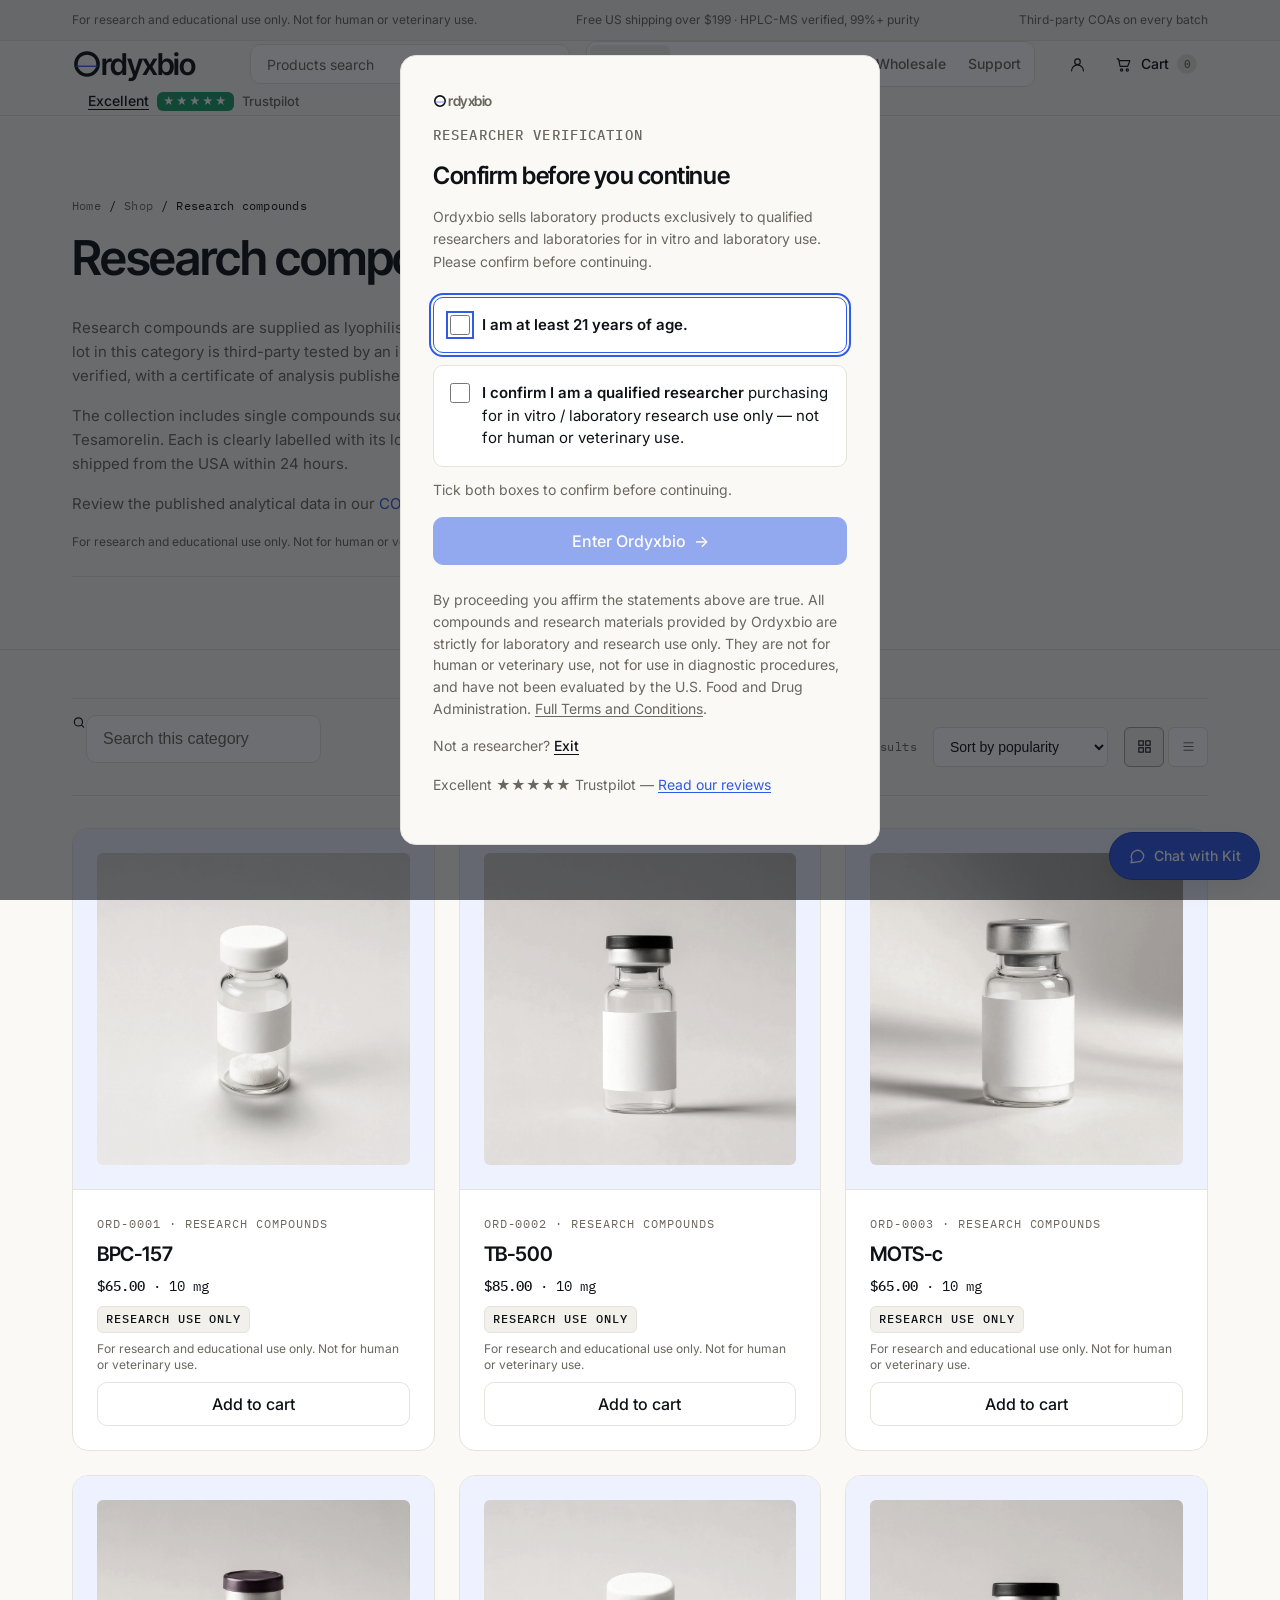
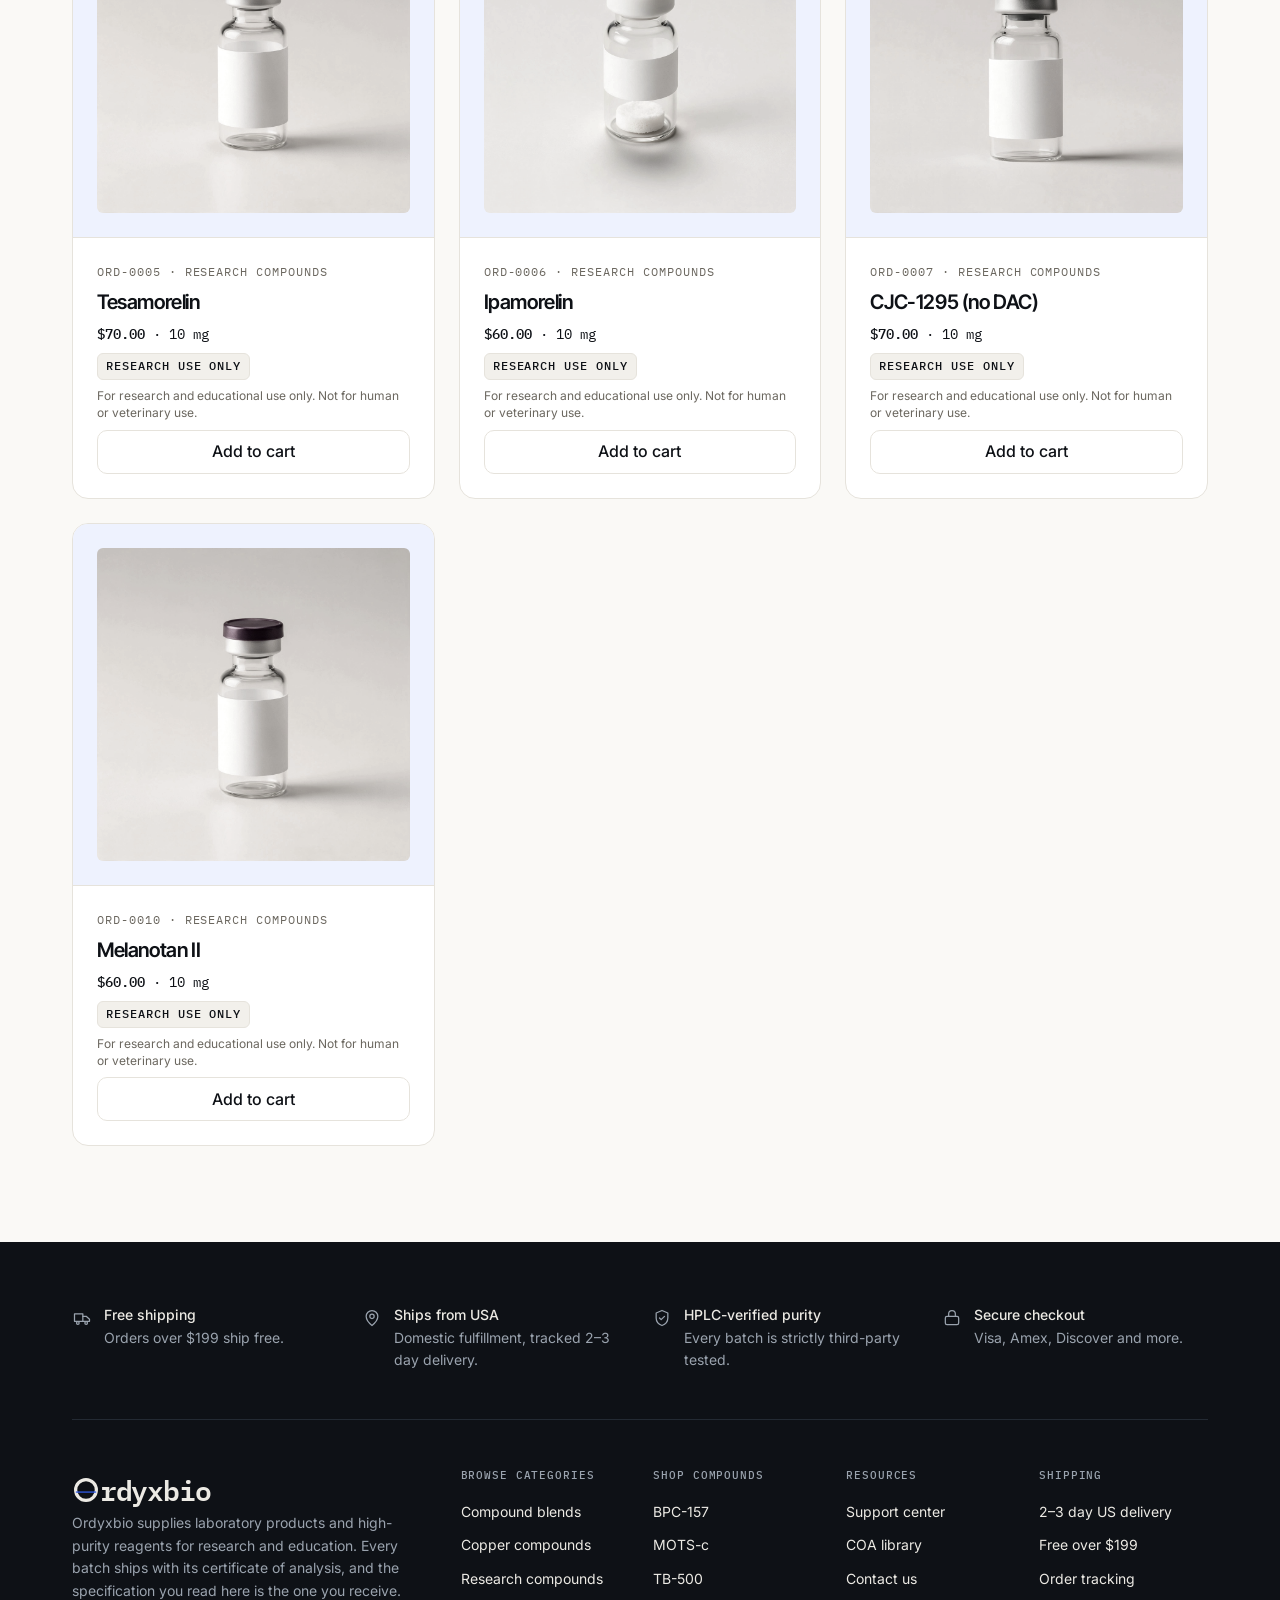
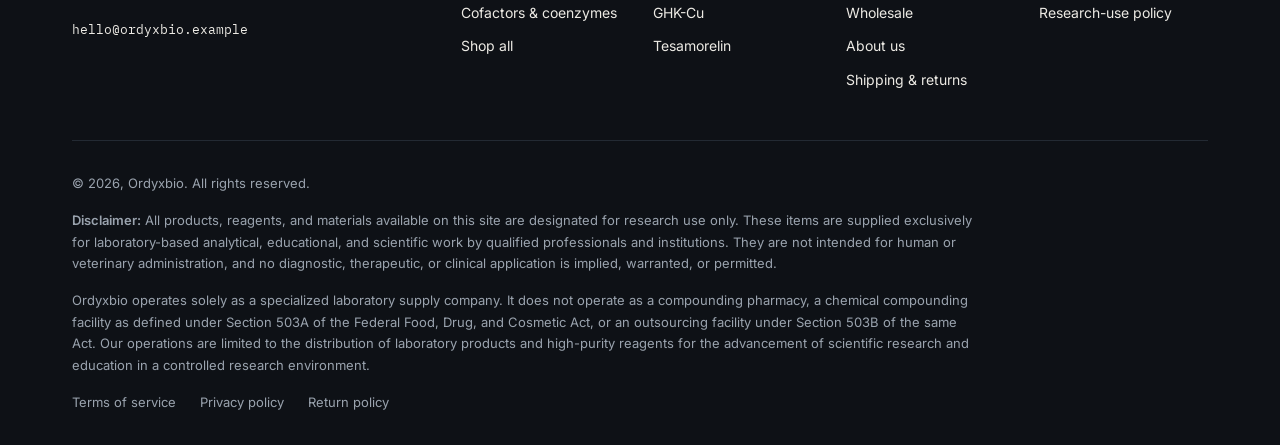
<file: category.html>
<!doctype html>
<html lang="en">
<head>
  <meta charset="utf-8">
  <meta name="viewport" content="width=device-width, initial-scale=1">
  <title>Category — Ordyxbio</title>
  <meta name="description" content="Browse research compounds by category, each batch third-party tested with a published certificate of analysis.">
  <meta name="theme-color" content="#FAF9F6">
  <link rel="icon" href="favicon.svg" type="image/svg+xml">
  <link rel="preconnect" href="https://fonts.googleapis.com">
  <link rel="preconnect" href="https://fonts.gstatic.com" crossorigin>
  <link rel="stylesheet" href="styles.css?v=7">
</head>
<body>
  <a class="skip-link" href="#main">Skip to content</a>

  <div class="topbar">
    <div class="wrap topbar__inner">
      <p class="topbar__rating">For research and educational use only. Not for human or veterinary use.</p>
      <p class="topbar__ship">Free US shipping over $199 · HPLC-MS verified, 99%+ purity</p>
      <p class="topbar__note">Third-party COAs on every batch</p>
    </div>
  </div>

  <header class="header">
    <div class="wrap header__row">
      <a class="brand" href="index.html" aria-label="Ordyxbio - home">
        <span class="brand__mark" aria-hidden="true">
          <svg viewBox="0 0 100 100" width="22" height="22" fill="none" focusable="false" aria-hidden="true"><circle cx="50" cy="50" r="37" stroke="currentColor" stroke-width="11.5"/><line x1="13.75" y1="57.4" x2="86.25" y2="57.4" stroke="#2F5BEA" stroke-width="4.5"/></svg>
        </span>
        <span aria-hidden="true">rdyxbio</span>
      </a>
      <form class="search" role="search" action="shop.html" method="get">
        <label class="visually-hidden" for="site-search">Products search</label>
        <input id="site-search" type="search" name="q" placeholder="Products search" autocomplete="off">
        <button class="search__btn" type="submit" aria-label="Search products">
          <svg width="15" height="15" viewBox="0 0 24 24" fill="none" stroke="currentColor" stroke-width="2" stroke-linecap="round" aria-hidden="true"><circle cx="11" cy="11" r="7"/><path d="m20 20-3.6-3.6"/></svg>
        </button>
      </form>
      <nav class="nav" aria-label="Main">
        <div class="wrap nav__inner">
          <a href="shop.html" aria-current="page">Products</a>
          <a href="shop.html#categories">Categories</a>
          <a href="faq.html#quality">COA library</a>
          <a href="wholesale.html">Wholesale</a>
          <a href="faq.html">Support</a>
        </div>
      </nav>
      <div class="header__actions">
        <a class="icon-btn" href="contact.html" aria-label="Account and support">
          <svg width="19" height="19" viewBox="0 0 24 24" fill="none" stroke="currentColor" stroke-width="1.5" stroke-linecap="round" stroke-linejoin="round" aria-hidden="true"><circle cx="12" cy="8.5" r="3.5"/><path d="M4.5 20a7.5 7.5 0 0 1 15 0"/></svg>
        </a>
        <button class="cart" type="button" aria-label="Cart" data-open-cart>
          <svg width="19" height="19" viewBox="0 0 24 24" fill="none" stroke="currentColor" stroke-width="1.5" stroke-linecap="round" stroke-linejoin="round" aria-hidden="true"><path d="M4 5h1.8l1.9 9.4h9.6L20 7.2H7"/><circle cx="9.6" cy="19" r="1.4"/><circle cx="16.8" cy="19" r="1.4"/></svg>
          <span class="cart__label">Cart</span>
          <span class="cart__count is-empty" data-cart-count aria-live="polite" aria-label="Items in cart">0</span>
        </button>
      </div>
    </div>
  </header>

  <main id="main">
    <section class="page-head page-head--category">
      <div class="wrap">
        <nav class="crumbs" aria-label="Breadcrumb">
          <a href="index.html">Home</a>
          <span aria-hidden="true">/</span>
          <a href="shop.html">Shop</a>
          <span aria-hidden="true">/</span>
          <span data-category-crumb>Category</span>
        </nav>
        <h1 data-category-title>Category</h1>
        <div class="cat-intro" data-category-intro></div>
      </div>
    </section>

    <section class="shop">
      <div class="wrap">
        <div class="shop__toolbar">
          <div class="shop__search">
            <svg width="15" height="15" viewBox="0 0 24 24" fill="none" stroke="currentColor" stroke-width="2" stroke-linecap="round" aria-hidden="true"><circle cx="11" cy="11" r="7"/><path d="m20 20-3.6-3.6"/></svg>
            <label class="visually-hidden" for="cat-search">Search this category</label>
            <input id="cat-search" type="search" placeholder="Search this category" autocomplete="off" data-cat-search>
          </div>

          <div class="shop__tools">
            <p class="result-count" data-cat-count aria-live="polite"></p>
            <label class="sort">
              <span class="visually-hidden">Sort products</span>
              <select data-cat-sort>
                <option value="popular">Sort by popularity</option>
                <option value="price-asc">Price: low to high</option>
                <option value="price-desc">Price: high to low</option>
                <option value="name">Name: A to Z</option>
              </select>
            </label>
            <div class="view-toggle" role="group" aria-label="View">
              <button type="button" class="is-active" data-view="grid" aria-label="Grid view" aria-pressed="true">
                <svg width="15" height="15" viewBox="0 0 24 24" fill="none" stroke="currentColor" stroke-width="1.8" aria-hidden="true"><rect x="3" y="3" width="7" height="7"/><rect x="14" y="3" width="7" height="7"/><rect x="3" y="14" width="7" height="7"/><rect x="14" y="14" width="7" height="7"/></svg>
              </button>
              <button type="button" data-view="list" aria-label="List view" aria-pressed="false">
                <svg width="15" height="15" viewBox="0 0 24 24" fill="none" stroke="currentColor" stroke-width="1.8" aria-hidden="true"><path d="M4 6h16M4 12h16M4 18h16"/></svg>
              </button>
            </div>
          </div>
        </div>

        <ul class="product-grid" data-cat-grid></ul>

        <p class="empty-state" data-cat-empty hidden>
          <strong>No compounds match that search</strong>
          Try a different name, or <a href="shop.html">browse the full catalogue</a>.
        </p>

        <noscript>
          <p class="empty-state">This page needs JavaScript to build the product list. You can still <a href="shop.html">browse the shop</a>.</p>
        </noscript>
      </div>
    </section>
  </main>

  <footer class="footer">
    <div class="wrap">
      <h2 class="visually-hidden">Why shop with Ordyxbio</h2>
      <ul class="footer__features">
        <li class="footer__feature">
          <svg width="20" height="20" viewBox="0 0 24 24" fill="none" stroke="currentColor" stroke-width="1.5" stroke-linecap="round" stroke-linejoin="round" aria-hidden="true"><path d="M3 7h10v9H3z"/><path d="M13 10h4l4 3.5V16h-8"/><circle cx="7" cy="18" r="1.6"/><circle cx="17" cy="18" r="1.6"/></svg>
          <div><h3>Free shipping</h3><p>Orders over $199 ship free.</p></div>
        </li>
        <li class="footer__feature">
          <svg width="20" height="20" viewBox="0 0 24 24" fill="none" stroke="currentColor" stroke-width="1.5" stroke-linecap="round" stroke-linejoin="round" aria-hidden="true"><path d="M12 21s7-5.5 7-11a7 7 0 1 0-14 0c0 5.5 7 11 7 11z"/><circle cx="12" cy="10" r="2.6"/></svg>
          <div><h3>Ships from USA</h3><p>Domestic fulfillment, tracked 2–3 day delivery.</p></div>
        </li>
        <li class="footer__feature">
          <svg width="20" height="20" viewBox="0 0 24 24" fill="none" stroke="currentColor" stroke-width="1.5" stroke-linecap="round" stroke-linejoin="round" aria-hidden="true"><path d="M12 3 5 6v6c0 4.4 3 7.6 7 9 4-1.4 7-4.6 7-9V6z"/><path d="m9 12 2 2 4-4"/></svg>
          <div><h3>HPLC-verified purity</h3><p>Every batch is strictly third-party tested.</p></div>
        </li>
        <li class="footer__feature">
          <svg width="20" height="20" viewBox="0 0 24 24" fill="none" stroke="currentColor" stroke-width="1.5" stroke-linecap="round" stroke-linejoin="round" aria-hidden="true"><rect x="4" y="10" width="16" height="10" rx="2"/><path d="M8 10V7a4 4 0 0 1 8 0v3"/></svg>
          <div><h3>Secure checkout</h3><p>Visa, Amex, Discover and more.</p></div>
        </li>
      </ul>
      <div class="footer__main">
        <div class="footer__brand">
                <a class="brand" href="index.html" aria-label="Ordyxbio - home">
        <span class="brand__mark" aria-hidden="true">
          <svg viewBox="0 0 100 100" width="22" height="22" fill="none" focusable="false" aria-hidden="true"><circle cx="50" cy="50" r="37" stroke="currentColor" stroke-width="11.5"/><line x1="13.75" y1="57.4" x2="86.25" y2="57.4" stroke="#2F5BEA" stroke-width="4.5"/></svg>
        </span>
        <span aria-hidden="true">rdyxbio</span>
      </a>
          <p>Ordyxbio supplies laboratory products and high-purity reagents for research and education. Every batch ships with its certificate of analysis, and the specification you read here is the one you receive.</p>
          <p><a href="mailto:hello@ordyxbio.example">hello@ordyxbio.example</a></p>
        </div>
        <div class="footer__cols">
          <div class="footer__col">
            <h3>Browse categories</h3>
            <ul>
              <li><a href="category.html?category=Blends">Compound blends</a></li>
              <li><a href="category.html?category=Copper%20compounds">Copper compounds</a></li>
              <li><a href="category.html?category=Research%20compounds">Research compounds</a></li>
              <li><a href="category.html?category=Cofactors%20%26%20coenzymes">Cofactors &amp; coenzymes</a></li>
              <li><a href="shop.html">Shop all</a></li>
            </ul>
          </div>
          <div class="footer__col">
            <h3>Shop compounds</h3>
            <ul>
              <li><a href="product.html?id=1">BPC-157</a></li>
              <li><a href="product.html?id=3">MOTS-c</a></li>
              <li><a href="product.html?id=2">TB-500</a></li>
              <li><a href="product.html?id=4">GHK-Cu</a></li>
              <li><a href="product.html?id=5">Tesamorelin</a></li>
            </ul>
          </div>
          <div class="footer__col">
            <h3>Resources</h3>
            <ul>
              <li><a href="faq.html">Support center</a></li>
              <li><a href="faq.html#quality">COA library</a></li>
              <li><a href="contact.html">Contact us</a></li>
              <li><a href="wholesale.html">Wholesale</a></li>
              <li><a href="about.html">About us</a></li>
              <li><a href="faq.html#shipping">Shipping &amp; returns</a></li>
            </ul>
          </div>
          <div class="footer__col">
            <h3>Shipping</h3>
            <ul>
              <li><a href="faq.html#shipping">2–3 day US delivery</a></li>
              <li><a href="faq.html#shipping">Free over $199</a></li>
              <li><a href="faq.html#shipping">Order tracking</a></li>
              <li><a href="faq.html#research-use">Research-use policy</a></li>
            </ul>
          </div>
        </div>
      </div>
      <div class="footer__bottom">
        <p>© 2026, Ordyxbio. All rights reserved.</p>
                <p class="footer__legal"><strong>Disclaimer:</strong> All products, reagents, and materials available on this site are designated for research use only. These items are supplied exclusively for laboratory-based analytical, educational, and scientific work by qualified professionals and institutions. They are not intended for human or veterinary administration, and no diagnostic, therapeutic, or clinical application is implied, warranted, or permitted.</p>
        <p class="footer__legal">Ordyxbio operates solely as a specialized laboratory supply company. It does not operate as a compounding pharmacy, a chemical compounding facility as defined under Section 503A of the Federal Food, Drug, and Cosmetic Act, or an outsourcing facility under Section 503B of the same Act. Our operations are limited to the distribution of laboratory products and high-purity reagents for the advancement of scientific research and education in a controlled research environment.</p>
        <nav aria-label="Legal">
          <a href="faq.html#research-use">Terms of service</a>
          <a href="faq.html#research-use">Privacy policy</a>
          <a href="faq.html#shipping">Return policy</a>
        </nav>
      </div>
    </div>
  </footer>

  <div class="toast" role="status" aria-live="polite" data-toast></div>
  <script src="products.js?v=7"></script>
  <script src="script.js?v=7"></script>
</body>
</html>
</file>
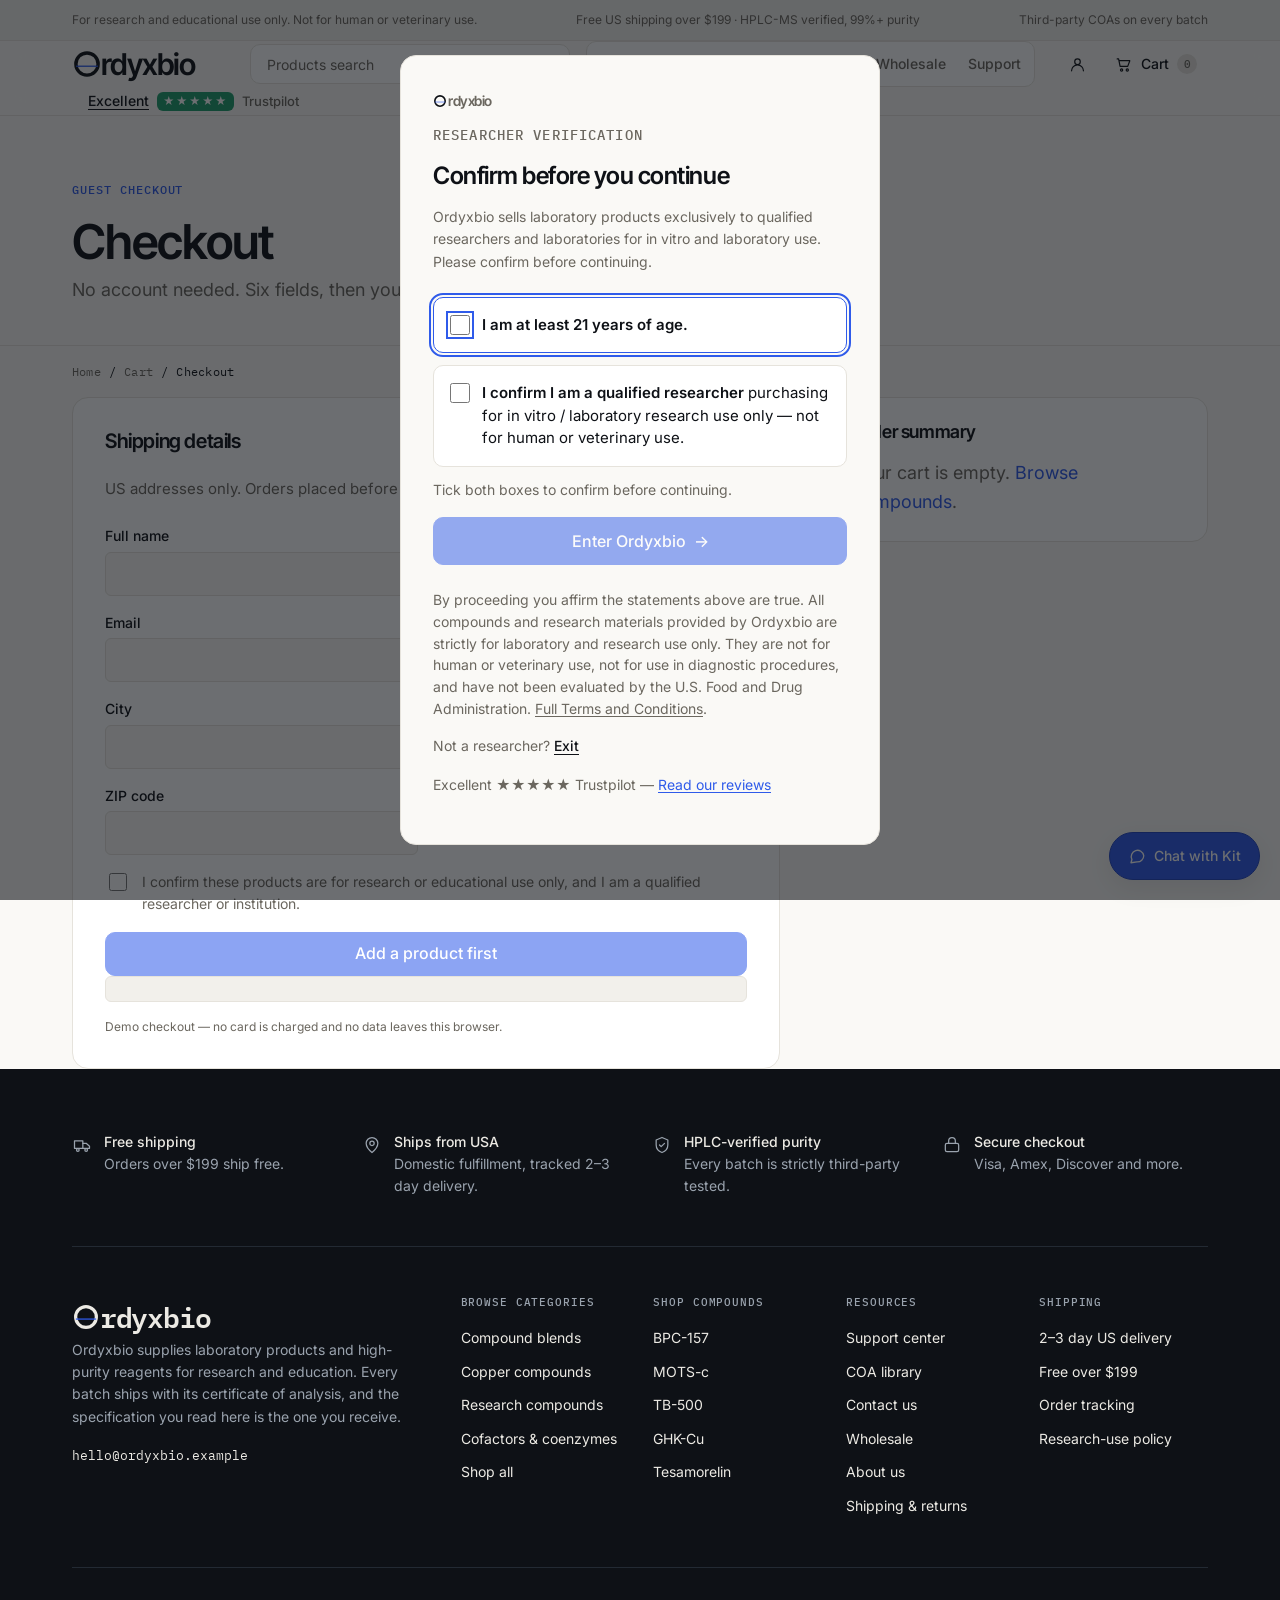
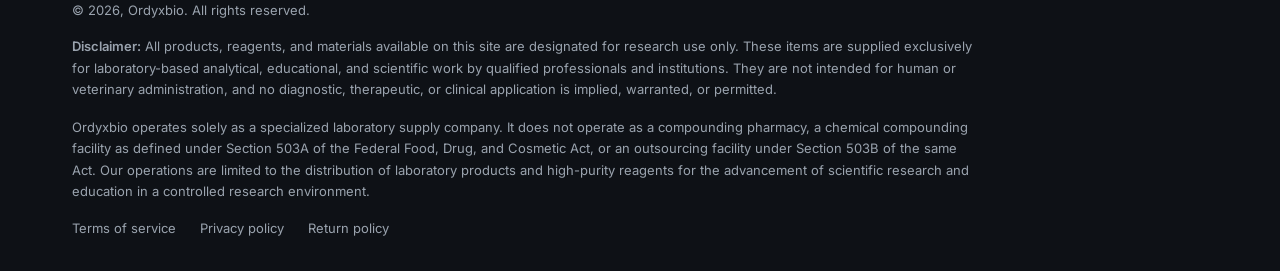
<file: checkout.html>
<!doctype html>
<html lang="en">
<head>
  <meta charset="utf-8">
  <meta name="viewport" content="width=device-width, initial-scale=1">
  <title>Checkout — Ordyxbio</title>
  <meta name="description" content="Guest checkout for Ordyxbio research compounds. No account needed.">
  <meta name="theme-color" content="#FAF9F6">
  <link rel="icon" href="favicon.svg" type="image/svg+xml">
  <meta name="robots" content="noindex, follow">
  <link rel="preconnect" href="https://fonts.googleapis.com">
  <link rel="preconnect" href="https://fonts.gstatic.com" crossorigin>
  <link rel="stylesheet" href="styles.css?v=7">
</head>
<body>
  <a class="skip-link" href="#main">Skip to content</a>

  <div class="topbar">
    <div class="wrap topbar__inner">
      <p class="topbar__rating">For research and educational use only. Not for human or veterinary use.</p>
      <p class="topbar__ship">Free US shipping over $199 · HPLC-MS verified, 99%+ purity</p>
      <p class="topbar__note">Third-party COAs on every batch</p>
    </div>
  </div>

  <header class="header">
    <div class="wrap header__row">
      <a class="brand" href="index.html" aria-label="Ordyxbio - home">
        <span class="brand__mark" aria-hidden="true">
          <svg viewBox="0 0 100 100" width="22" height="22" fill="none" focusable="false" aria-hidden="true"><circle cx="50" cy="50" r="37" stroke="currentColor" stroke-width="11.5"/><line x1="13.75" y1="57.4" x2="86.25" y2="57.4" stroke="#2F5BEA" stroke-width="4.5"/></svg>
        </span>
        <span aria-hidden="true">rdyxbio</span>
      </a>
      <form class="search" role="search" action="shop.html" method="get">
        <label class="visually-hidden" for="site-search">Products search</label>
        <input id="site-search" type="search" name="q" placeholder="Products search" autocomplete="off">
        <button class="search__btn" type="submit" aria-label="Search products">
          <svg width="15" height="15" viewBox="0 0 24 24" fill="none" stroke="currentColor" stroke-width="2" stroke-linecap="round" aria-hidden="true"><circle cx="11" cy="11" r="7"/><path d="m20 20-3.6-3.6"/></svg>
        </button>
      </form>
      <nav class="nav" aria-label="Main">
        <div class="wrap nav__inner">
          <a href="shop.html">Products</a>
          <a href="shop.html#categories">Categories</a>
          <a href="faq.html#quality">COA library</a>
          <a href="wholesale.html">Wholesale</a>
          <a href="faq.html">Support</a>
        </div>
      </nav>
      <div class="header__actions">
        <a class="icon-btn" href="contact.html" aria-label="Account and support">
          <svg width="19" height="19" viewBox="0 0 24 24" fill="none" stroke="currentColor" stroke-width="1.5" stroke-linecap="round" stroke-linejoin="round" aria-hidden="true"><circle cx="12" cy="8.5" r="3.5"/><path d="M4.5 20a7.5 7.5 0 0 1 15 0"/></svg>
        </a>
        <button class="cart" type="button" aria-label="Cart" data-open-cart>
          <svg width="19" height="19" viewBox="0 0 24 24" fill="none" stroke="currentColor" stroke-width="1.5" stroke-linecap="round" stroke-linejoin="round" aria-hidden="true"><path d="M4 5h1.8l1.9 9.4h9.6L20 7.2H7"/><circle cx="9.6" cy="19" r="1.4"/><circle cx="16.8" cy="19" r="1.4"/></svg>
          <span class="cart__label">Cart</span>
          <span class="cart__count is-empty" data-cart-count aria-live="polite" aria-label="Items in cart">0</span>
        </button>
      </div>
    </div>
  </header>

  <main id="main">
    <section class="page-head">
      <div class="wrap">
        <p class="kicker">Guest checkout</p>
        <h1>Checkout</h1>
        <p class="lede">No account needed. Six fields, then your order is on its way.</p>
      </div>
    </section>

    <div class="wrap">
      <nav class="crumbs" aria-label="Breadcrumb">
        <a href="index.html">Home</a>
        <span aria-hidden="true">/</span>
        <a href="cart.html">Cart</a>
        <span aria-hidden="true">/</span>
        <span>Checkout</span>
      </nav>
    </div>

    <div class="wrap two-col" data-checkout>
      <form class="form-card" novalidate>
        <div data-checkout-head>
          <h2>Shipping details</h2>
          <p class="lede">US addresses only. Orders placed before 2pm ET ship the same day.</p>
        </div>

        <div class="field-grid field-grid--two">
          <div class="field field--wide">
            <label for="co-name">Full name</label>
            <input id="co-name" name="name" type="text" autocomplete="name" required>
          </div>
          <div class="field">
            <label for="co-email">Email</label>
            <input id="co-email" name="email" type="email" autocomplete="email" required>
          </div>
          <div class="field">
            <label for="co-address">Street address</label>
            <input id="co-address" name="address" type="text" autocomplete="street-address" required>
          </div>
          <div class="field">
            <label for="co-city">City</label>
            <input id="co-city" name="city" type="text" autocomplete="address-level2" required>
          </div>
          <div class="field">
            <label for="co-state">State</label>
            <input id="co-state" name="state" type="text" autocomplete="address-level1" required>
          </div>
          <div class="field">
            <label for="co-zip">ZIP code</label>
            <input id="co-zip" name="zip" type="text" inputmode="numeric" autocomplete="postal-code" required>
          </div>
        </div>

        <label class="check">
          <input type="checkbox" name="research" required>
          <span>I confirm these products are for research or educational use only, and I am a qualified researcher or institution.</span>
        </label>

        <button class="btn btn--solid btn--block" type="submit" style="margin-top: var(--space-5);">Place order</button>
        <p class="form-status" data-checkout-status role="status"></p>
        <p class="summary__fine">Demo checkout — no card is charged and no data leaves this browser.</p>
      </form>

      <aside class="summary" aria-label="Order summary">
        <h2>Order summary</h2>
        <div data-checkout-summary></div>
      </aside>

      <div class="thank-you" data-checkout-done hidden>
        <h2>Thank you — your order is in.</h2>
        <p>We have your details and a batch record is being prepared. A confirmation email follows, with tracking once the parcel leaves our US warehouse.</p>
        <p><a class="btn btn--solid" href="shop.html">Continue shopping</a></p>
      </div>
    </div>
  </main>

  <footer class="footer">
    <div class="wrap">
      <h2 class="visually-hidden">Why shop with Ordyxbio</h2>
      <ul class="footer__features">
        <li class="footer__feature">
          <svg width="20" height="20" viewBox="0 0 24 24" fill="none" stroke="currentColor" stroke-width="1.5" stroke-linecap="round" stroke-linejoin="round" aria-hidden="true"><path d="M3 7h10v9H3z"/><path d="M13 10h4l4 3.5V16h-8"/><circle cx="7" cy="18" r="1.6"/><circle cx="17" cy="18" r="1.6"/></svg>
          <div><h3>Free shipping</h3><p>Orders over $199 ship free.</p></div>
        </li>
        <li class="footer__feature">
          <svg width="20" height="20" viewBox="0 0 24 24" fill="none" stroke="currentColor" stroke-width="1.5" stroke-linecap="round" stroke-linejoin="round" aria-hidden="true"><path d="M12 21s7-5.5 7-11a7 7 0 1 0-14 0c0 5.5 7 11 7 11z"/><circle cx="12" cy="10" r="2.6"/></svg>
          <div><h3>Ships from USA</h3><p>Domestic fulfillment, tracked 2–3 day delivery.</p></div>
        </li>
        <li class="footer__feature">
          <svg width="20" height="20" viewBox="0 0 24 24" fill="none" stroke="currentColor" stroke-width="1.5" stroke-linecap="round" stroke-linejoin="round" aria-hidden="true"><path d="M12 3 5 6v6c0 4.4 3 7.6 7 9 4-1.4 7-4.6 7-9V6z"/><path d="m9 12 2 2 4-4"/></svg>
          <div><h3>HPLC-verified purity</h3><p>Every batch is strictly third-party tested.</p></div>
        </li>
        <li class="footer__feature">
          <svg width="20" height="20" viewBox="0 0 24 24" fill="none" stroke="currentColor" stroke-width="1.5" stroke-linecap="round" stroke-linejoin="round" aria-hidden="true"><rect x="4" y="10" width="16" height="10" rx="2"/><path d="M8 10V7a4 4 0 0 1 8 0v3"/></svg>
          <div><h3>Secure checkout</h3><p>Visa, Amex, Discover and more.</p></div>
        </li>
      </ul>
      <div class="footer__main">
        <div class="footer__brand">
                <a class="brand" href="index.html" aria-label="Ordyxbio - home">
        <span class="brand__mark" aria-hidden="true">
          <svg viewBox="0 0 100 100" width="22" height="22" fill="none" focusable="false" aria-hidden="true"><circle cx="50" cy="50" r="37" stroke="currentColor" stroke-width="11.5"/><line x1="13.75" y1="57.4" x2="86.25" y2="57.4" stroke="#2F5BEA" stroke-width="4.5"/></svg>
        </span>
        <span aria-hidden="true">rdyxbio</span>
      </a>
          <p>Ordyxbio supplies laboratory products and high-purity reagents for research and education. Every batch ships with its certificate of analysis, and the specification you read here is the one you receive.</p>
          <p><a href="mailto:hello@ordyxbio.example">hello@ordyxbio.example</a></p>
        </div>
        <div class="footer__cols">
          <div class="footer__col">
            <h3>Browse categories</h3>
            <ul>
              <li><a href="category.html?category=Blends">Compound blends</a></li>
              <li><a href="category.html?category=Copper%20compounds">Copper compounds</a></li>
              <li><a href="category.html?category=Research%20compounds">Research compounds</a></li>
              <li><a href="category.html?category=Cofactors%20%26%20coenzymes">Cofactors &amp; coenzymes</a></li>
              <li><a href="shop.html">Shop all</a></li>
            </ul>
          </div>
          <div class="footer__col">
            <h3>Shop compounds</h3>
            <ul>
              <li><a href="product.html?id=1">BPC-157</a></li>
              <li><a href="product.html?id=3">MOTS-c</a></li>
              <li><a href="product.html?id=2">TB-500</a></li>
              <li><a href="product.html?id=4">GHK-Cu</a></li>
              <li><a href="product.html?id=5">Tesamorelin</a></li>
            </ul>
          </div>
          <div class="footer__col">
            <h3>Resources</h3>
            <ul>
              <li><a href="faq.html">Support center</a></li>
              <li><a href="faq.html#quality">COA library</a></li>
              <li><a href="contact.html">Contact us</a></li>
              <li><a href="wholesale.html">Wholesale</a></li>
              <li><a href="about.html">About us</a></li>
              <li><a href="faq.html#shipping">Shipping &amp; returns</a></li>
            </ul>
          </div>
          <div class="footer__col">
            <h3>Shipping</h3>
            <ul>
              <li><a href="faq.html#shipping">2–3 day US delivery</a></li>
              <li><a href="faq.html#shipping">Free over $199</a></li>
              <li><a href="faq.html#shipping">Order tracking</a></li>
              <li><a href="faq.html#research-use">Research-use policy</a></li>
            </ul>
          </div>
        </div>
      </div>
      <div class="footer__bottom">
        <p>© 2026, Ordyxbio. All rights reserved.</p>
                <p class="footer__legal"><strong>Disclaimer:</strong> All products, reagents, and materials available on this site are designated for research use only. These items are supplied exclusively for laboratory-based analytical, educational, and scientific work by qualified professionals and institutions. They are not intended for human or veterinary administration, and no diagnostic, therapeutic, or clinical application is implied, warranted, or permitted.</p>
        <p class="footer__legal">Ordyxbio operates solely as a specialized laboratory supply company. It does not operate as a compounding pharmacy, a chemical compounding facility as defined under Section 503A of the Federal Food, Drug, and Cosmetic Act, or an outsourcing facility under Section 503B of the same Act. Our operations are limited to the distribution of laboratory products and high-purity reagents for the advancement of scientific research and education in a controlled research environment.</p>
        <nav aria-label="Legal">
          <a href="faq.html#research-use">Terms of service</a>
          <a href="faq.html#research-use">Privacy policy</a>
          <a href="faq.html#shipping">Return policy</a>
        </nav>
      </div>
    </div>
  </footer>

  <div class="toast" role="status" aria-live="polite" data-toast></div>
<script src="products.js?v=7"></script>
<script src="script.js?v=7"></script>
</body>
</html>
</file>
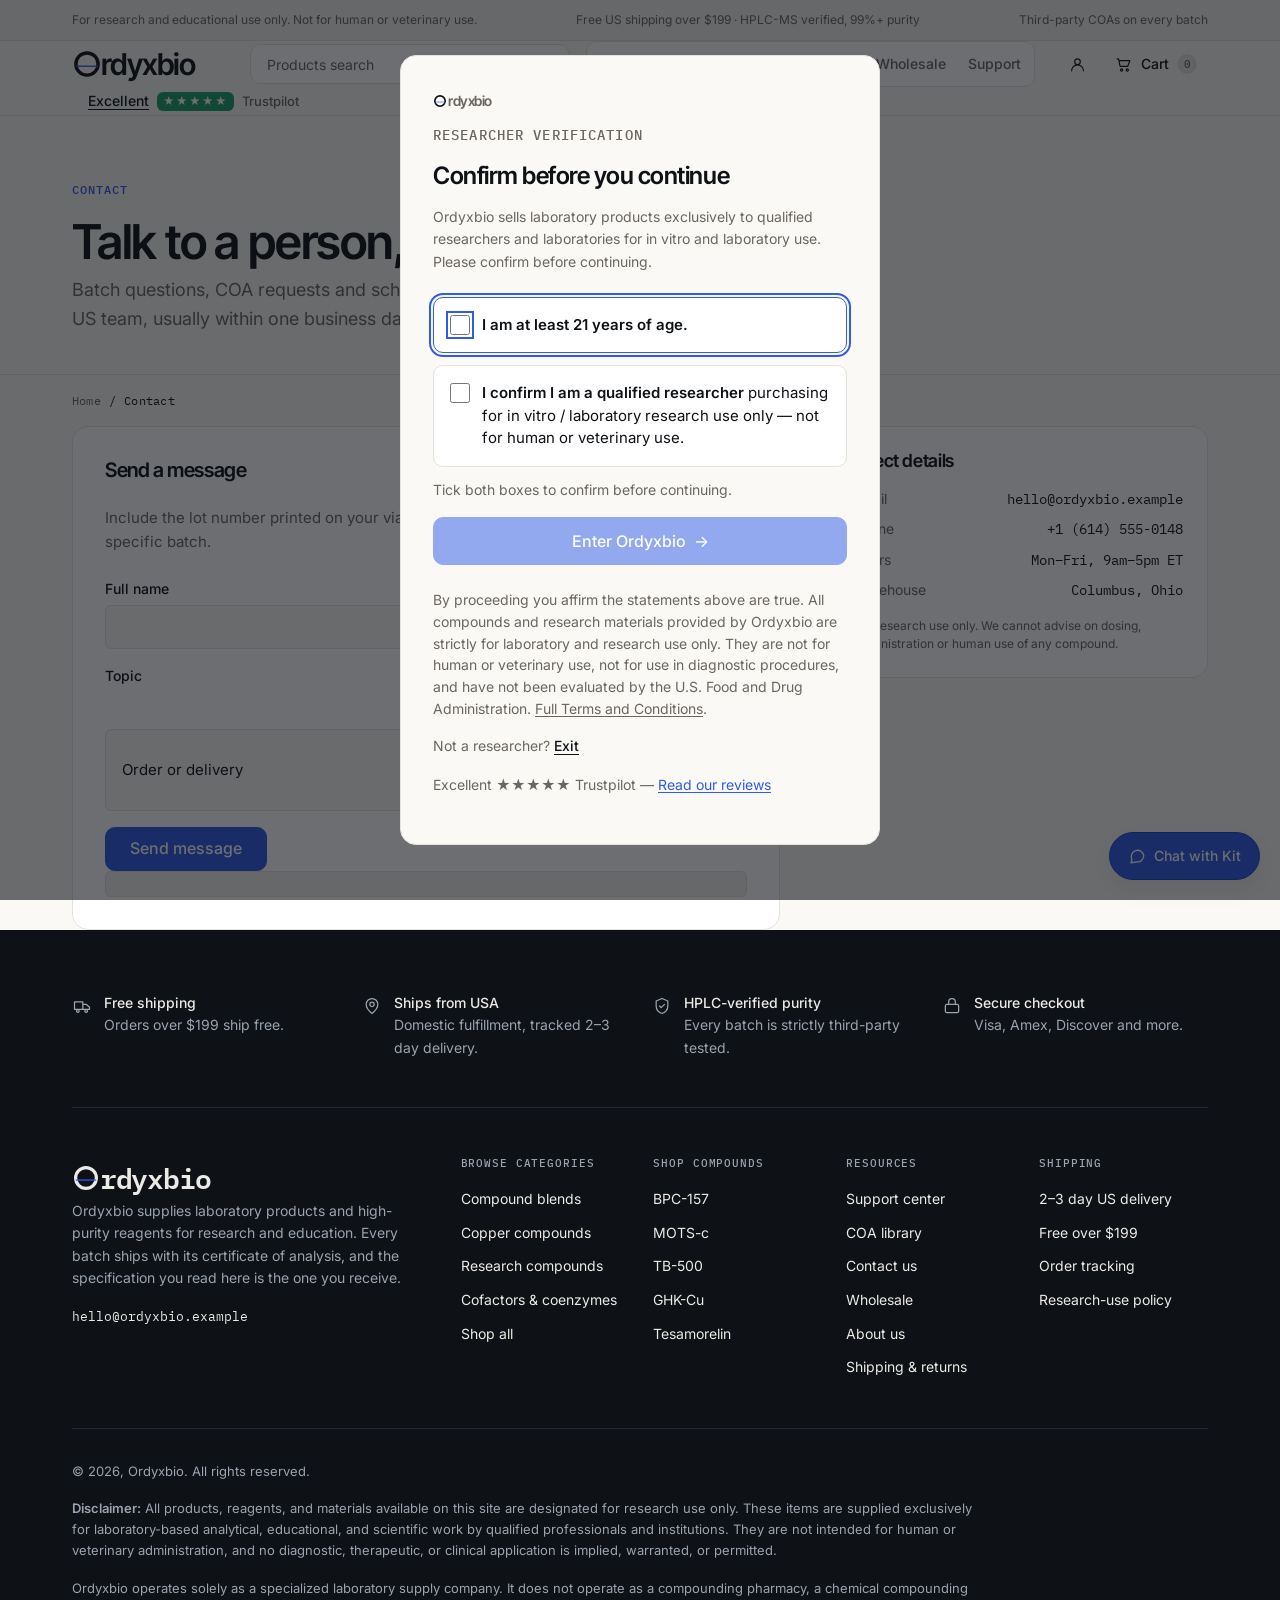
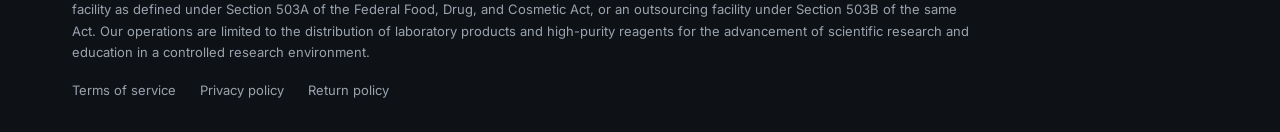
<file: contact.html>
<!doctype html>
<html lang="en">
<head>
  <meta charset="utf-8">
  <meta name="viewport" content="width=device-width, initial-scale=1">
  <title>Contact Ordyxbio — Orders, COAs and Procurement</title>
  <meta name="description" content="Ask about a batch, request a COA or set up a school purchase order. US-based support, one business day reply.">
  <meta name="theme-color" content="#FAF9F6">
  <link rel="icon" href="favicon.svg" type="image/svg+xml">
  <link rel="preconnect" href="https://fonts.googleapis.com">
  <link rel="preconnect" href="https://fonts.gstatic.com" crossorigin>
  <link rel="stylesheet" href="styles.css?v=7">
</head>
<body>
  <a class="skip-link" href="#main">Skip to content</a>

  <div class="topbar">
    <div class="wrap topbar__inner">
      <p class="topbar__rating">For research and educational use only. Not for human or veterinary use.</p>
      <p class="topbar__ship">Free US shipping over $199 · HPLC-MS verified, 99%+ purity</p>
      <p class="topbar__note">Third-party COAs on every batch</p>
    </div>
  </div>

  <header class="header">
    <div class="wrap header__row">
      <a class="brand" href="index.html" aria-label="Ordyxbio - home">
        <span class="brand__mark" aria-hidden="true">
          <svg viewBox="0 0 100 100" width="22" height="22" fill="none" focusable="false" aria-hidden="true"><circle cx="50" cy="50" r="37" stroke="currentColor" stroke-width="11.5"/><line x1="13.75" y1="57.4" x2="86.25" y2="57.4" stroke="#2F5BEA" stroke-width="4.5"/></svg>
        </span>
        <span aria-hidden="true">rdyxbio</span>
      </a>
      <form class="search" role="search" action="shop.html" method="get">
        <label class="visually-hidden" for="site-search">Products search</label>
        <input id="site-search" type="search" name="q" placeholder="Products search" autocomplete="off">
        <button class="search__btn" type="submit" aria-label="Search products">
          <svg width="15" height="15" viewBox="0 0 24 24" fill="none" stroke="currentColor" stroke-width="2" stroke-linecap="round" aria-hidden="true"><circle cx="11" cy="11" r="7"/><path d="m20 20-3.6-3.6"/></svg>
        </button>
      </form>
      <nav class="nav" aria-label="Main">
        <div class="wrap nav__inner">
          <a href="shop.html">Products</a>
          <a href="shop.html#categories">Categories</a>
          <a href="faq.html#quality">COA library</a>
          <a href="wholesale.html">Wholesale</a>
          <a href="faq.html">Support</a>
        </div>
      </nav>
      <div class="header__actions">
        <a class="icon-btn" href="contact.html" aria-label="Account and support">
          <svg width="19" height="19" viewBox="0 0 24 24" fill="none" stroke="currentColor" stroke-width="1.5" stroke-linecap="round" stroke-linejoin="round" aria-hidden="true"><circle cx="12" cy="8.5" r="3.5"/><path d="M4.5 20a7.5 7.5 0 0 1 15 0"/></svg>
        </a>
        <button class="cart" type="button" aria-label="Cart" data-open-cart>
          <svg width="19" height="19" viewBox="0 0 24 24" fill="none" stroke="currentColor" stroke-width="1.5" stroke-linecap="round" stroke-linejoin="round" aria-hidden="true"><path d="M4 5h1.8l1.9 9.4h9.6L20 7.2H7"/><circle cx="9.6" cy="19" r="1.4"/><circle cx="16.8" cy="19" r="1.4"/></svg>
          <span class="cart__label">Cart</span>
          <span class="cart__count is-empty" data-cart-count aria-live="polite" aria-label="Items in cart">0</span>
        </button>
      </div>
    </div>
  </header>

  <main id="main">
    <section class="page-head">
      <div class="wrap">
        <p class="kicker">Contact</p>
        <h1>Talk to a person, not a queue</h1>
        <p class="lede">Batch questions, COA requests and school purchase orders are handled by our US team, usually within one business day.</p>
      </div>
    </section>

    <div class="wrap">
      <nav class="crumbs" aria-label="Breadcrumb">
        <a href="index.html">Home</a>
        <span aria-hidden="true">/</span>
        <span>Contact</span>
      </nav>
    </div>

    <div class="wrap two-col">
      <form class="form-card" data-contact-form novalidate>
        <h2>Send a message</h2>
        <p class="lede">Include the lot number printed on your vial if your question is about a specific batch.</p>

        <div class="field-grid">
          <div class="field">
            <label for="ct-name">Full name</label>
            <input id="ct-name" name="name" type="text" autocomplete="name" required>
          </div>
          <div class="field">
            <label for="ct-email">Email</label>
            <input id="ct-email" name="email" type="email" autocomplete="email" required>
          </div>
          <div class="field">
            <label for="ct-topic">Topic</label>
            <select id="ct-topic" name="topic">
              <option>Order or delivery</option>
              <option>Certificate of analysis</option>
              <option>School purchase order</option>
              <option>Something else</option>
            </select>
          </div>
          <div class="field">
            <label for="ct-message">Message</label>
            <textarea id="ct-message" name="message" required></textarea>
          </div>
        </div>

        <button class="btn btn--solid" type="submit" style="margin-top: var(--space-5);">Send message</button>
        <p class="form-status" data-contact-status role="status"></p>
      </form>

      <aside>
        <div class="summary">
          <h2>Direct details</h2>
          <div class="summary__rows">
            <div class="summary__row"><span>Email</span><span>hello@ordyxbio.example</span></div>
            <div class="summary__row"><span>Phone</span><span>+1 (614) 555-0148</span></div>
            <div class="summary__row"><span>Hours</span><span>Mon–Fri, 9am–5pm ET</span></div>
            <div class="summary__row"><span>Warehouse</span><span>Columbus, Ohio</span></div>
          </div>
          <p class="summary__fine">For research use only. We cannot advise on dosing, administration or human use of any compound.</p>
        </div>
      </aside>
    </div>
  </main>

  <footer class="footer">
    <div class="wrap">
      <h2 class="visually-hidden">Why shop with Ordyxbio</h2>
      <ul class="footer__features">
        <li class="footer__feature">
          <svg width="20" height="20" viewBox="0 0 24 24" fill="none" stroke="currentColor" stroke-width="1.5" stroke-linecap="round" stroke-linejoin="round" aria-hidden="true"><path d="M3 7h10v9H3z"/><path d="M13 10h4l4 3.5V16h-8"/><circle cx="7" cy="18" r="1.6"/><circle cx="17" cy="18" r="1.6"/></svg>
          <div><h3>Free shipping</h3><p>Orders over $199 ship free.</p></div>
        </li>
        <li class="footer__feature">
          <svg width="20" height="20" viewBox="0 0 24 24" fill="none" stroke="currentColor" stroke-width="1.5" stroke-linecap="round" stroke-linejoin="round" aria-hidden="true"><path d="M12 21s7-5.5 7-11a7 7 0 1 0-14 0c0 5.5 7 11 7 11z"/><circle cx="12" cy="10" r="2.6"/></svg>
          <div><h3>Ships from USA</h3><p>Domestic fulfillment, tracked 2–3 day delivery.</p></div>
        </li>
        <li class="footer__feature">
          <svg width="20" height="20" viewBox="0 0 24 24" fill="none" stroke="currentColor" stroke-width="1.5" stroke-linecap="round" stroke-linejoin="round" aria-hidden="true"><path d="M12 3 5 6v6c0 4.4 3 7.6 7 9 4-1.4 7-4.6 7-9V6z"/><path d="m9 12 2 2 4-4"/></svg>
          <div><h3>HPLC-verified purity</h3><p>Every batch is strictly third-party tested.</p></div>
        </li>
        <li class="footer__feature">
          <svg width="20" height="20" viewBox="0 0 24 24" fill="none" stroke="currentColor" stroke-width="1.5" stroke-linecap="round" stroke-linejoin="round" aria-hidden="true"><rect x="4" y="10" width="16" height="10" rx="2"/><path d="M8 10V7a4 4 0 0 1 8 0v3"/></svg>
          <div><h3>Secure checkout</h3><p>Visa, Amex, Discover and more.</p></div>
        </li>
      </ul>
      <div class="footer__main">
        <div class="footer__brand">
                <a class="brand" href="index.html" aria-label="Ordyxbio - home">
        <span class="brand__mark" aria-hidden="true">
          <svg viewBox="0 0 100 100" width="22" height="22" fill="none" focusable="false" aria-hidden="true"><circle cx="50" cy="50" r="37" stroke="currentColor" stroke-width="11.5"/><line x1="13.75" y1="57.4" x2="86.25" y2="57.4" stroke="#2F5BEA" stroke-width="4.5"/></svg>
        </span>
        <span aria-hidden="true">rdyxbio</span>
      </a>
          <p>Ordyxbio supplies laboratory products and high-purity reagents for research and education. Every batch ships with its certificate of analysis, and the specification you read here is the one you receive.</p>
          <p><a href="mailto:hello@ordyxbio.example">hello@ordyxbio.example</a></p>
        </div>
        <div class="footer__cols">
          <div class="footer__col">
            <h3>Browse categories</h3>
            <ul>
              <li><a href="category.html?category=Blends">Compound blends</a></li>
              <li><a href="category.html?category=Copper%20compounds">Copper compounds</a></li>
              <li><a href="category.html?category=Research%20compounds">Research compounds</a></li>
              <li><a href="category.html?category=Cofactors%20%26%20coenzymes">Cofactors &amp; coenzymes</a></li>
              <li><a href="shop.html">Shop all</a></li>
            </ul>
          </div>
          <div class="footer__col">
            <h3>Shop compounds</h3>
            <ul>
              <li><a href="product.html?id=1">BPC-157</a></li>
              <li><a href="product.html?id=3">MOTS-c</a></li>
              <li><a href="product.html?id=2">TB-500</a></li>
              <li><a href="product.html?id=4">GHK-Cu</a></li>
              <li><a href="product.html?id=5">Tesamorelin</a></li>
            </ul>
          </div>
          <div class="footer__col">
            <h3>Resources</h3>
            <ul>
              <li><a href="faq.html">Support center</a></li>
              <li><a href="faq.html#quality">COA library</a></li>
              <li><a href="contact.html">Contact us</a></li>
              <li><a href="wholesale.html">Wholesale</a></li>
              <li><a href="about.html">About us</a></li>
              <li><a href="faq.html#shipping">Shipping &amp; returns</a></li>
            </ul>
          </div>
          <div class="footer__col">
            <h3>Shipping</h3>
            <ul>
              <li><a href="faq.html#shipping">2–3 day US delivery</a></li>
              <li><a href="faq.html#shipping">Free over $199</a></li>
              <li><a href="faq.html#shipping">Order tracking</a></li>
              <li><a href="faq.html#research-use">Research-use policy</a></li>
            </ul>
          </div>
        </div>
      </div>
      <div class="footer__bottom">
        <p>© 2026, Ordyxbio. All rights reserved.</p>
                <p class="footer__legal"><strong>Disclaimer:</strong> All products, reagents, and materials available on this site are designated for research use only. These items are supplied exclusively for laboratory-based analytical, educational, and scientific work by qualified professionals and institutions. They are not intended for human or veterinary administration, and no diagnostic, therapeutic, or clinical application is implied, warranted, or permitted.</p>
        <p class="footer__legal">Ordyxbio operates solely as a specialized laboratory supply company. It does not operate as a compounding pharmacy, a chemical compounding facility as defined under Section 503A of the Federal Food, Drug, and Cosmetic Act, or an outsourcing facility under Section 503B of the same Act. Our operations are limited to the distribution of laboratory products and high-purity reagents for the advancement of scientific research and education in a controlled research environment.</p>
        <nav aria-label="Legal">
          <a href="faq.html#research-use">Terms of service</a>
          <a href="faq.html#research-use">Privacy policy</a>
          <a href="faq.html#shipping">Return policy</a>
        </nav>
      </div>
    </div>
  </footer>

  <div class="toast" role="status" aria-live="polite" data-toast></div>
<script src="products.js?v=7"></script>
<script src="script.js?v=7"></script>
</body>
</html>
</file>
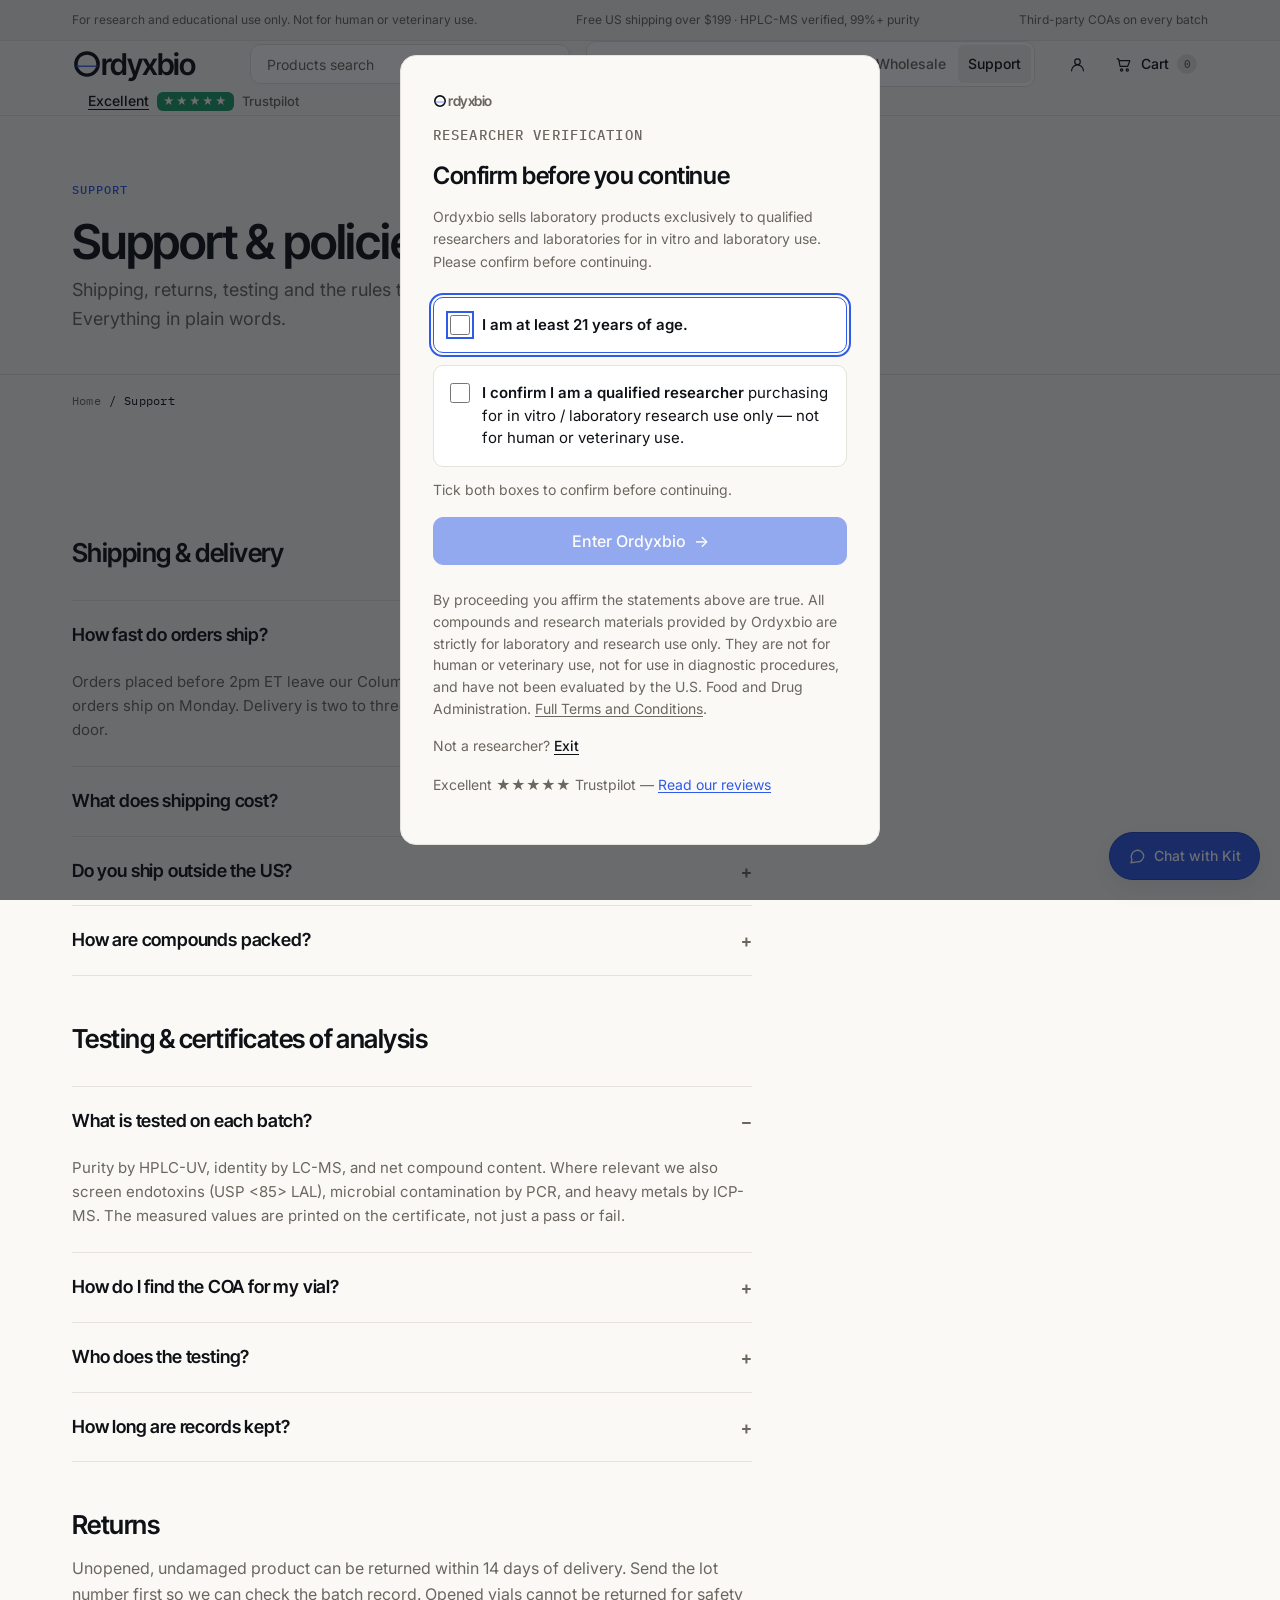
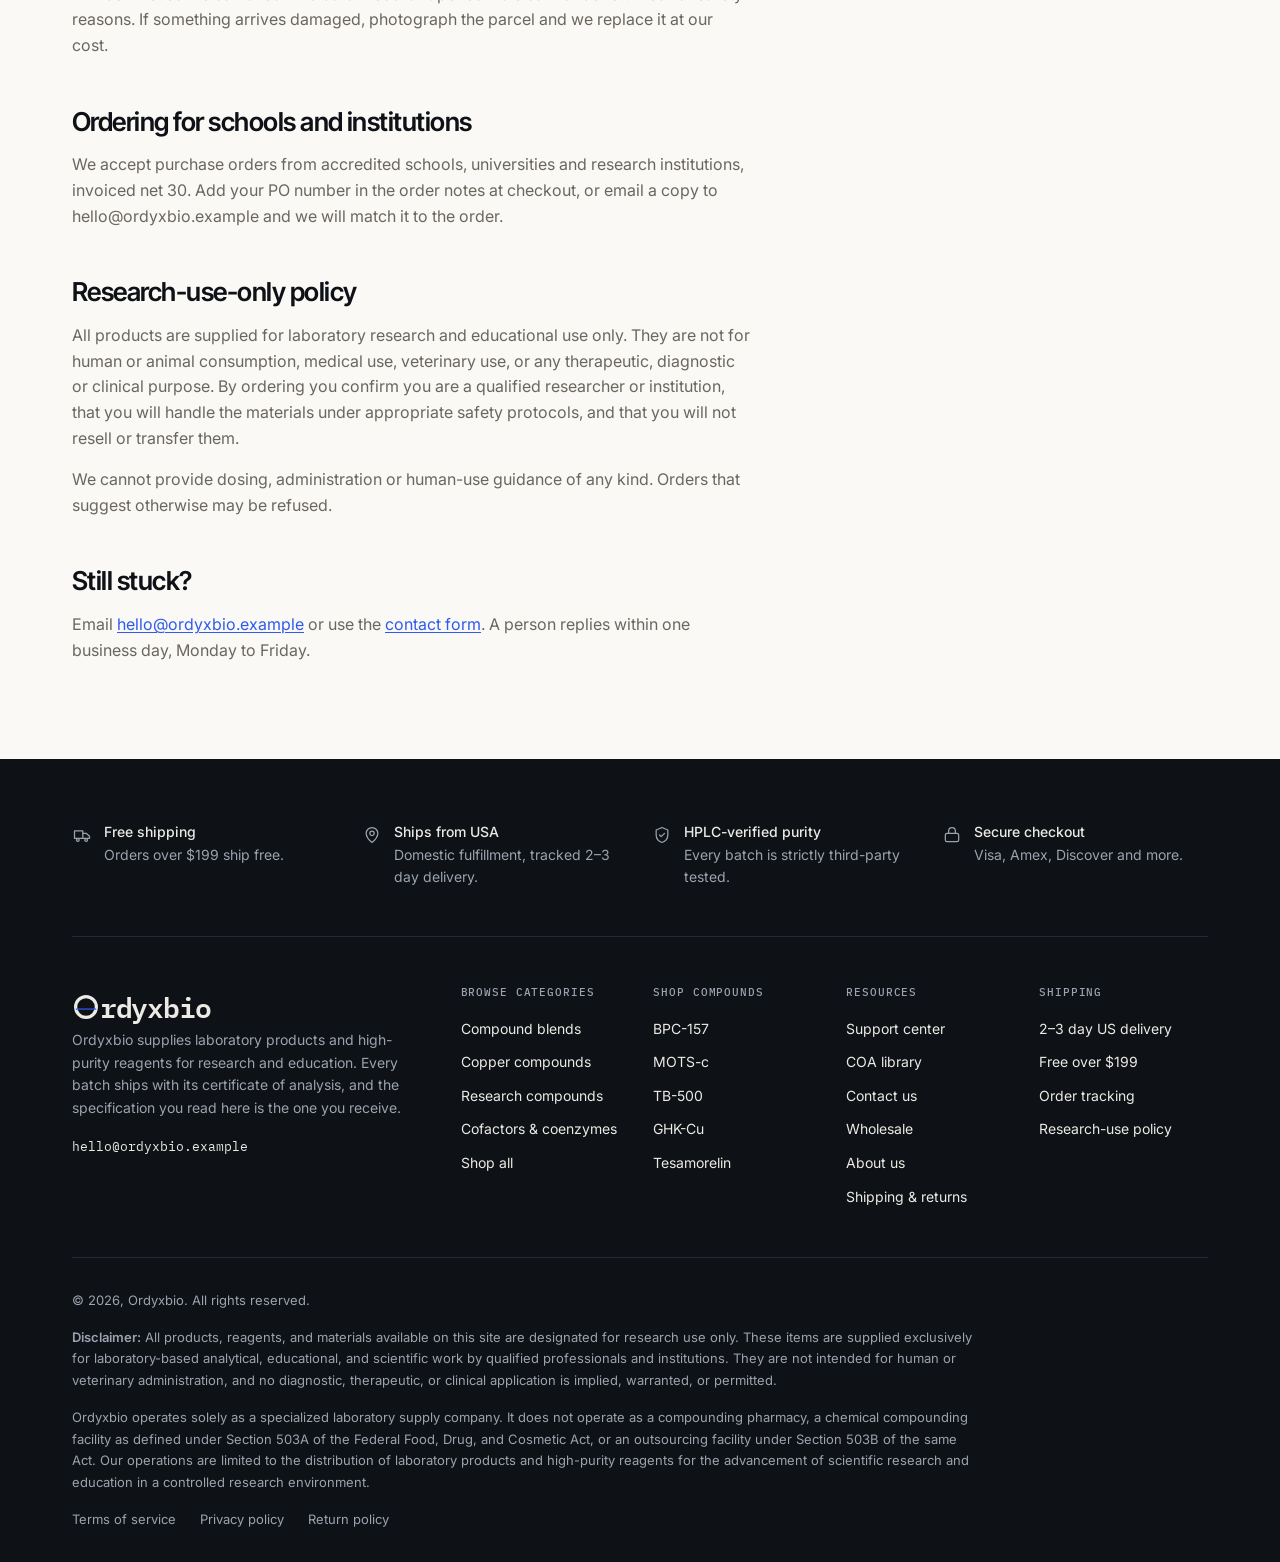
<file: faq.html>
<!doctype html>
<html lang="en">
<head>
  <meta charset="utf-8">
  <meta name="viewport" content="width=device-width, initial-scale=1">
  <title>Support &amp; Policies — Ordyxbio</title>
  <meta name="description" content="Shipping times, returns, quality testing, school purchase orders and the research-use policy, in plain language.">
  <meta name="theme-color" content="#FAF9F6">
  <link rel="icon" href="favicon.svg" type="image/svg+xml">
  <link rel="preconnect" href="https://fonts.googleapis.com">
  <link rel="preconnect" href="https://fonts.gstatic.com" crossorigin>
  <link rel="stylesheet" href="styles.css?v=7">
</head>
<body>
  <a class="skip-link" href="#main">Skip to content</a>

  <div class="topbar">
    <div class="wrap topbar__inner">
      <p class="topbar__rating">For research and educational use only. Not for human or veterinary use.</p>
      <p class="topbar__ship">Free US shipping over $199 · HPLC-MS verified, 99%+ purity</p>
      <p class="topbar__note">Third-party COAs on every batch</p>
    </div>
  </div>

  <header class="header">
    <div class="wrap header__row">
      <a class="brand" href="index.html" aria-label="Ordyxbio - home">
        <span class="brand__mark" aria-hidden="true">
          <svg viewBox="0 0 100 100" width="22" height="22" fill="none" focusable="false" aria-hidden="true"><circle cx="50" cy="50" r="37" stroke="currentColor" stroke-width="11.5"/><line x1="13.75" y1="57.4" x2="86.25" y2="57.4" stroke="#2F5BEA" stroke-width="4.5"/></svg>
        </span>
        <span aria-hidden="true">rdyxbio</span>
      </a>
      <form class="search" role="search" action="shop.html" method="get">
        <label class="visually-hidden" for="site-search">Products search</label>
        <input id="site-search" type="search" name="q" placeholder="Products search" autocomplete="off">
        <button class="search__btn" type="submit" aria-label="Search products">
          <svg width="15" height="15" viewBox="0 0 24 24" fill="none" stroke="currentColor" stroke-width="2" stroke-linecap="round" aria-hidden="true"><circle cx="11" cy="11" r="7"/><path d="m20 20-3.6-3.6"/></svg>
        </button>
      </form>
      <nav class="nav" aria-label="Main">
        <div class="wrap nav__inner">
          <a href="shop.html">Products</a>
          <a href="shop.html#categories">Categories</a>
          <a href="faq.html#quality">COA library</a>
          <a href="wholesale.html">Wholesale</a>
          <a href="faq.html" aria-current="page">Support</a>
        </div>
      </nav>
      <div class="header__actions">
        <a class="icon-btn" href="contact.html" aria-label="Account and support">
          <svg width="19" height="19" viewBox="0 0 24 24" fill="none" stroke="currentColor" stroke-width="1.5" stroke-linecap="round" stroke-linejoin="round" aria-hidden="true"><circle cx="12" cy="8.5" r="3.5"/><path d="M4.5 20a7.5 7.5 0 0 1 15 0"/></svg>
        </a>
        <button class="cart" type="button" aria-label="Cart" data-open-cart>
          <svg width="19" height="19" viewBox="0 0 24 24" fill="none" stroke="currentColor" stroke-width="1.5" stroke-linecap="round" stroke-linejoin="round" aria-hidden="true"><path d="M4 5h1.8l1.9 9.4h9.6L20 7.2H7"/><circle cx="9.6" cy="19" r="1.4"/><circle cx="16.8" cy="19" r="1.4"/></svg>
          <span class="cart__label">Cart</span>
          <span class="cart__count is-empty" data-cart-count aria-live="polite" aria-label="Items in cart">0</span>
        </button>
      </div>
    </div>
  </header>

  <main id="main">
    <section class="page-head">
      <div class="wrap">
        <p class="kicker">Support</p>
        <h1>Support &amp; policies</h1>
        <p class="lede">Shipping, returns, testing and the rules that come with research compounds. Everything in plain words.</p>
      </div>
    </section>

    <div class="wrap">
      <nav class="crumbs" aria-label="Breadcrumb">
        <a href="index.html">Home</a>
        <span aria-hidden="true">/</span>
        <span>Support</span>
      </nav>
    </div>

    <div class="wrap prose">
      <h2 id="shipping">Shipping &amp; delivery</h2>
      <div class="faq-list">
        <details class="faq-item" open>
          <summary>How fast do orders ship?</summary>
          <p>Orders placed before 2pm ET leave our Columbus warehouse the same business day. Weekend orders ship on Monday. Delivery is two to three business days within the US, tracked door to door.</p>
        </details>
        <details class="faq-item">
          <summary>What does shipping cost?</summary>
          <p>Flat $12 for orders under $199. Free on everything above $199. The cost is shown in the cart before you start checkout, never added at the end.</p>
        </details>
        <details class="faq-item">
          <summary>Do you ship outside the US?</summary>
          <p>Not yet. We currently fulfil US addresses only, which keeps transit time and temperature exposure predictable.</p>
        </details>
        <details class="faq-item">
          <summary>How are compounds packed?</summary>
          <p>Vials travel in moulded inserts inside an insulated outer carton. Glassware gets an extra shock layer. Cold-chain options are available on request for larger institutional orders.</p>
        </details>
      </div>

      <h2 id="quality">Testing &amp; certificates of analysis</h2>
      <div class="faq-list">
        <details class="faq-item" open>
          <summary>What is tested on each batch?</summary>
          <p>Purity by HPLC-UV, identity by LC-MS, and net compound content. Where relevant we also screen endotoxins (USP &lt;85&gt; LAL), microbial contamination by PCR, and heavy metals by ICP-MS. The measured values are printed on the certificate, not just a pass or fail.</p>
        </details>
        <details class="faq-item">
          <summary>How do I find the COA for my vial?</summary>
          <p>Every vial carries a lot number. Email that number to hello@ordyxbio.example and we send the matching certificate the same business day, or browse the COA library linked from any product page.</p>
        </details>
        <details class="faq-item">
          <summary>Who does the testing?</summary>
          <p>An independent US analytical laboratory. We do not test in-house, so the result is not self-certified.</p>
        </details>
        <details class="faq-item">
          <summary>How long are records kept?</summary>
          <p>Batch files stay archived for five years, so a re-order in 2029 still points to the original test data.</p>
        </details>
      </div>

      <h2 id="returns">Returns</h2>
      <p>Unopened, undamaged product can be returned within 14 days of delivery. Send the lot number first so we can check the batch record. Opened vials cannot be returned for safety reasons. If something arrives damaged, photograph the parcel and we replace it at our cost.</p>

      <h2 id="schools">Ordering for schools and institutions</h2>
      <p>We accept purchase orders from accredited schools, universities and research institutions, invoiced net 30. Add your PO number in the order notes at checkout, or email a copy to hello@ordyxbio.example and we will match it to the order.</p>

      <h2 id="research-use">Research-use-only policy</h2>
      <p>All products are supplied for laboratory research and educational use only. They are not for human or animal consumption, medical use, veterinary use, or any therapeutic, diagnostic or clinical purpose. By ordering you confirm you are a qualified researcher or institution, that you will handle the materials under appropriate safety protocols, and that you will not resell or transfer them.</p>
      <p>We cannot provide dosing, administration or human-use guidance of any kind. Orders that suggest otherwise may be refused.</p>

      <h2>Still stuck?</h2>
      <p>Email <a href="mailto:hello@ordyxbio.example">hello@ordyxbio.example</a> or use the <a href="contact.html">contact form</a>. A person replies within one business day, Monday to Friday.</p>
    </div>
  </main>

  <footer class="footer">
    <div class="wrap">
      <h2 class="visually-hidden">Why shop with Ordyxbio</h2>
      <ul class="footer__features">
        <li class="footer__feature">
          <svg width="20" height="20" viewBox="0 0 24 24" fill="none" stroke="currentColor" stroke-width="1.5" stroke-linecap="round" stroke-linejoin="round" aria-hidden="true"><path d="M3 7h10v9H3z"/><path d="M13 10h4l4 3.5V16h-8"/><circle cx="7" cy="18" r="1.6"/><circle cx="17" cy="18" r="1.6"/></svg>
          <div><h3>Free shipping</h3><p>Orders over $199 ship free.</p></div>
        </li>
        <li class="footer__feature">
          <svg width="20" height="20" viewBox="0 0 24 24" fill="none" stroke="currentColor" stroke-width="1.5" stroke-linecap="round" stroke-linejoin="round" aria-hidden="true"><path d="M12 21s7-5.5 7-11a7 7 0 1 0-14 0c0 5.5 7 11 7 11z"/><circle cx="12" cy="10" r="2.6"/></svg>
          <div><h3>Ships from USA</h3><p>Domestic fulfillment, tracked 2–3 day delivery.</p></div>
        </li>
        <li class="footer__feature">
          <svg width="20" height="20" viewBox="0 0 24 24" fill="none" stroke="currentColor" stroke-width="1.5" stroke-linecap="round" stroke-linejoin="round" aria-hidden="true"><path d="M12 3 5 6v6c0 4.4 3 7.6 7 9 4-1.4 7-4.6 7-9V6z"/><path d="m9 12 2 2 4-4"/></svg>
          <div><h3>HPLC-verified purity</h3><p>Every batch is strictly third-party tested.</p></div>
        </li>
        <li class="footer__feature">
          <svg width="20" height="20" viewBox="0 0 24 24" fill="none" stroke="currentColor" stroke-width="1.5" stroke-linecap="round" stroke-linejoin="round" aria-hidden="true"><rect x="4" y="10" width="16" height="10" rx="2"/><path d="M8 10V7a4 4 0 0 1 8 0v3"/></svg>
          <div><h3>Secure checkout</h3><p>Visa, Amex, Discover and more.</p></div>
        </li>
      </ul>
      <div class="footer__main">
        <div class="footer__brand">
                <a class="brand" href="index.html" aria-label="Ordyxbio - home">
        <span class="brand__mark" aria-hidden="true">
          <svg viewBox="0 0 100 100" width="22" height="22" fill="none" focusable="false" aria-hidden="true"><circle cx="50" cy="50" r="37" stroke="currentColor" stroke-width="11.5"/><line x1="13.75" y1="57.4" x2="86.25" y2="57.4" stroke="#2F5BEA" stroke-width="4.5"/></svg>
        </span>
        <span aria-hidden="true">rdyxbio</span>
      </a>
          <p>Ordyxbio supplies laboratory products and high-purity reagents for research and education. Every batch ships with its certificate of analysis, and the specification you read here is the one you receive.</p>
          <p><a href="mailto:hello@ordyxbio.example">hello@ordyxbio.example</a></p>
        </div>
        <div class="footer__cols">
          <div class="footer__col">
            <h3>Browse categories</h3>
            <ul>
              <li><a href="category.html?category=Blends">Compound blends</a></li>
              <li><a href="category.html?category=Copper%20compounds">Copper compounds</a></li>
              <li><a href="category.html?category=Research%20compounds">Research compounds</a></li>
              <li><a href="category.html?category=Cofactors%20%26%20coenzymes">Cofactors &amp; coenzymes</a></li>
              <li><a href="shop.html">Shop all</a></li>
            </ul>
          </div>
          <div class="footer__col">
            <h3>Shop compounds</h3>
            <ul>
              <li><a href="product.html?id=1">BPC-157</a></li>
              <li><a href="product.html?id=3">MOTS-c</a></li>
              <li><a href="product.html?id=2">TB-500</a></li>
              <li><a href="product.html?id=4">GHK-Cu</a></li>
              <li><a href="product.html?id=5">Tesamorelin</a></li>
            </ul>
          </div>
          <div class="footer__col">
            <h3>Resources</h3>
            <ul>
              <li><a href="faq.html">Support center</a></li>
              <li><a href="faq.html#quality">COA library</a></li>
              <li><a href="contact.html">Contact us</a></li>
              <li><a href="wholesale.html">Wholesale</a></li>
              <li><a href="about.html">About us</a></li>
              <li><a href="faq.html#shipping">Shipping &amp; returns</a></li>
            </ul>
          </div>
          <div class="footer__col">
            <h3>Shipping</h3>
            <ul>
              <li><a href="faq.html#shipping">2–3 day US delivery</a></li>
              <li><a href="faq.html#shipping">Free over $199</a></li>
              <li><a href="faq.html#shipping">Order tracking</a></li>
              <li><a href="faq.html#research-use">Research-use policy</a></li>
            </ul>
          </div>
        </div>
      </div>
      <div class="footer__bottom">
        <p>© 2026, Ordyxbio. All rights reserved.</p>
                <p class="footer__legal"><strong>Disclaimer:</strong> All products, reagents, and materials available on this site are designated for research use only. These items are supplied exclusively for laboratory-based analytical, educational, and scientific work by qualified professionals and institutions. They are not intended for human or veterinary administration, and no diagnostic, therapeutic, or clinical application is implied, warranted, or permitted.</p>
        <p class="footer__legal">Ordyxbio operates solely as a specialized laboratory supply company. It does not operate as a compounding pharmacy, a chemical compounding facility as defined under Section 503A of the Federal Food, Drug, and Cosmetic Act, or an outsourcing facility under Section 503B of the same Act. Our operations are limited to the distribution of laboratory products and high-purity reagents for the advancement of scientific research and education in a controlled research environment.</p>
        <nav aria-label="Legal">
          <a href="faq.html#research-use">Terms of service</a>
          <a href="faq.html#research-use">Privacy policy</a>
          <a href="faq.html#shipping">Return policy</a>
        </nav>
      </div>
    </div>
  </footer>

  <div class="toast" role="status" aria-live="polite" data-toast></div>
<script src="products.js?v=7"></script>
<script src="script.js?v=7"></script>
</body>
</html>
</file>
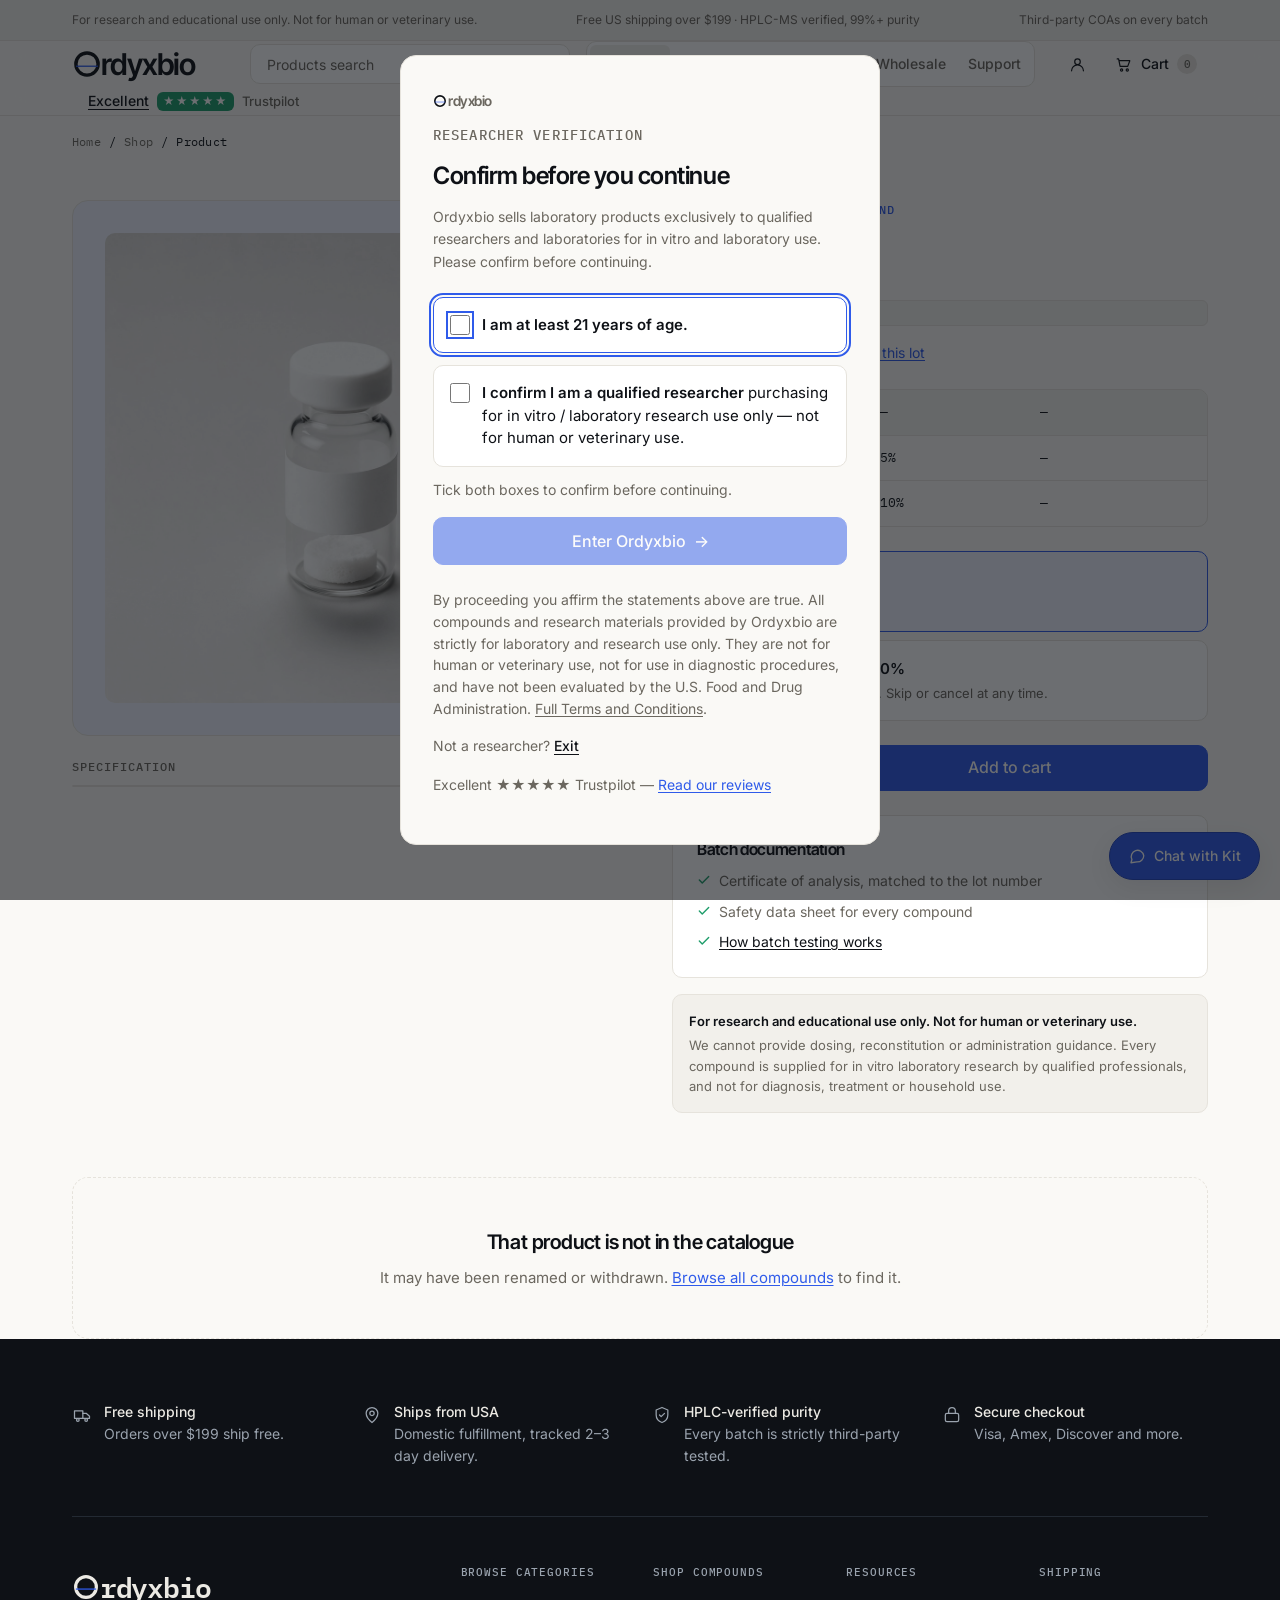
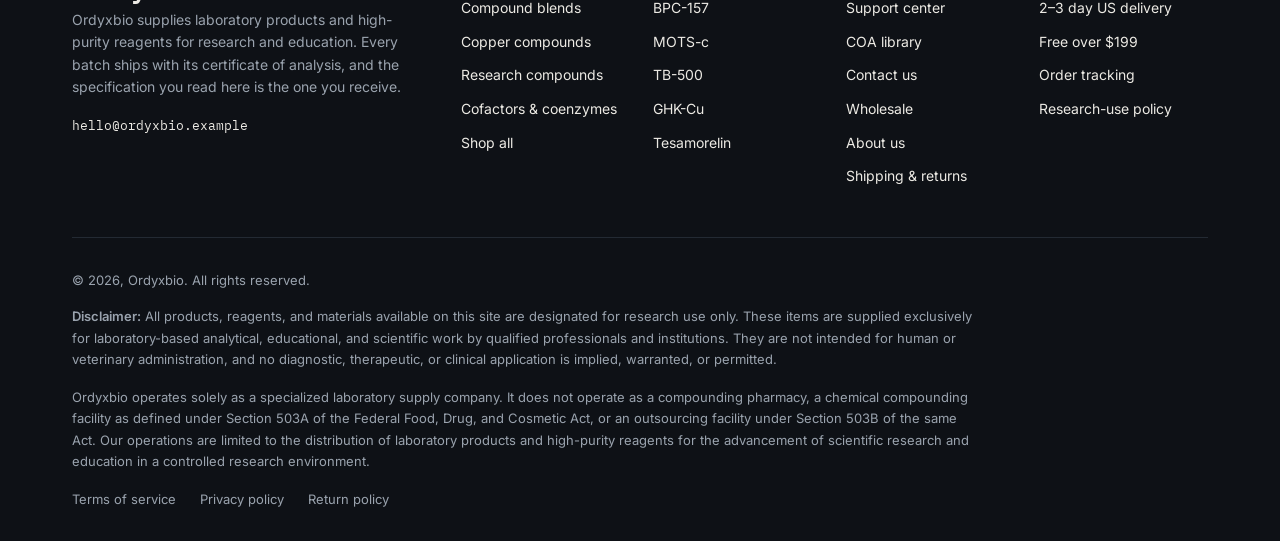
<file: product.html>
<!doctype html>
<html lang="en">
<head>
  <meta charset="utf-8">
  <meta name="viewport" content="width=device-width, initial-scale=1">
  <title>Product — Ordyxbio</title>
  <meta name="description" content="Lot-tested research compound with a batch-specific certificate of analysis, shipped from the US in 2–3 days.">
  <meta name="theme-color" content="#FAF9F6">
  <link rel="icon" href="favicon.svg" type="image/svg+xml">
  <link rel="preconnect" href="https://fonts.googleapis.com">
  <link rel="preconnect" href="https://fonts.gstatic.com" crossorigin>
  <link rel="stylesheet" href="styles.css?v=7">
</head>
<body>
  <a class="skip-link" href="#main">Skip to content</a>

  <div class="topbar">
    <div class="wrap topbar__inner">
      <p class="topbar__rating">For research and educational use only. Not for human or veterinary use.</p>
      <p class="topbar__ship">Free US shipping over $199 · HPLC-MS verified, 99%+ purity</p>
      <p class="topbar__note">Third-party COAs on every batch</p>
    </div>
  </div>

  <header class="header">
    <div class="wrap header__row">
      <a class="brand" href="index.html" aria-label="Ordyxbio - home">
        <span class="brand__mark" aria-hidden="true">
          <svg viewBox="0 0 100 100" width="22" height="22" fill="none" focusable="false" aria-hidden="true"><circle cx="50" cy="50" r="37" stroke="currentColor" stroke-width="11.5"/><line x1="13.75" y1="57.4" x2="86.25" y2="57.4" stroke="#2F5BEA" stroke-width="4.5"/></svg>
        </span>
        <span aria-hidden="true">rdyxbio</span>
      </a>
      <form class="search" role="search" action="shop.html" method="get">
        <label class="visually-hidden" for="site-search">Products search</label>
        <input id="site-search" type="search" name="q" placeholder="Products search" autocomplete="off">
        <button class="search__btn" type="submit" aria-label="Search products">
          <svg width="15" height="15" viewBox="0 0 24 24" fill="none" stroke="currentColor" stroke-width="2" stroke-linecap="round" aria-hidden="true"><circle cx="11" cy="11" r="7"/><path d="m20 20-3.6-3.6"/></svg>
        </button>
      </form>
      <nav class="nav" aria-label="Main">
        <div class="wrap nav__inner">
          <a href="shop.html" aria-current="page">Products</a>
          <a href="shop.html#categories">Categories</a>
          <a href="faq.html#quality">COA library</a>
          <a href="wholesale.html">Wholesale</a>
          <a href="faq.html">Support</a>
        </div>
      </nav>
      <div class="header__actions">
        <a class="icon-btn" href="contact.html" aria-label="Account and support">
          <svg width="19" height="19" viewBox="0 0 24 24" fill="none" stroke="currentColor" stroke-width="1.5" stroke-linecap="round" stroke-linejoin="round" aria-hidden="true"><circle cx="12" cy="8.5" r="3.5"/><path d="M4.5 20a7.5 7.5 0 0 1 15 0"/></svg>
        </a>
        <button class="cart" type="button" aria-label="Cart" data-open-cart>
          <svg width="19" height="19" viewBox="0 0 24 24" fill="none" stroke="currentColor" stroke-width="1.5" stroke-linecap="round" stroke-linejoin="round" aria-hidden="true"><path d="M4 5h1.8l1.9 9.4h9.6L20 7.2H7"/><circle cx="9.6" cy="19" r="1.4"/><circle cx="16.8" cy="19" r="1.4"/></svg>
          <span class="cart__label">Cart</span>
          <span class="cart__count is-empty" data-cart-count aria-live="polite" aria-label="Items in cart">0</span>
        </button>
      </div>
    </div>
  </header>

  <main id="main">
    <div class="wrap">
      <nav class="crumbs" aria-label="Breadcrumb">
        <a href="index.html">Home</a>
        <span aria-hidden="true">/</span>
        <a href="shop.html">Shop</a>
        <span aria-hidden="true">/</span>
        <span data-breadcrumb-name>Product</span>
      </nav>
    </div>

    <div class="wrap product" data-product>
      <div class="product__left">
        <div class="product__media">
          <img data-product-image src="images/vial-01.webp" width="800" height="800" alt="Research vial">
        </div>
        <section class="product__specs" aria-labelledby="specs-title">
          <h2 class="specs__title" id="specs-title">Specification</h2>
          <dl class="specs" data-product-specs></dl>
        </section>
      </div>

      <div class="product__info">
        <p class="kicker"><span data-meta-sku>ORD-0000</span> · <span data-product-cat>Research compound</span></p>
        <h1 data-product-name>Loading…</h1>
        <p class="product__price" data-product-price></p>
        <p class="ruo-badge">Research use only</p>
        <p class="product__text" data-product-blurb></p>

        <p class="product__doc">
          <a href="faq.html#quality">Certificate of analysis on file for this lot</a>
        </p>

        <div class="tiers" role="group" aria-label="Quantity pricing">
          <div class="tiers__row tiers__row--head">
            <span></span><span>Quantity</span><span>Discount</span><span>Price</span>
          </div>
          <label class="tiers__row">
            <input type="radio" name="tier" value="1" data-tier checked>
            <span>1 – 4</span><span>—</span><span data-tier-price>—</span>
          </label>
          <label class="tiers__row">
            <input type="radio" name="tier" value="5" data-tier>
            <span>5 – 8</span><span>5%</span><span data-tier-price>—</span>
          </label>
          <label class="tiers__row">
            <input type="radio" name="tier" value="9" data-tier>
            <span>9 +</span><span>10%</span><span data-tier-price>—</span>
          </label>
        </div>

        <fieldset class="subscribe">
  <legend class="visually-hidden">Purchase type</legend>
  <label class="subscribe__opt">
    <input type="radio" name="purchase" value="once" data-purchase checked>
    <span class="subscribe__text"><strong>One-time purchase</strong><span>Full price, shipped once</span></span>
  </label>
  <label class="subscribe__opt">
    <input type="radio" name="purchase" value="sub" data-purchase>
    <span class="subscribe__text"><strong>Subscribe and save 10%</strong><span>Delivered every 30 days. Skip or cancel at any time.</span></span>
  </label>
</fieldset>

        <div class="product__buy">
          <div class="qty">
            <button type="button" data-qty-minus aria-label="Decrease quantity">−</button>
            <output data-qty-output>1</output>
            <button type="button" data-qty-plus aria-label="Increase quantity">+</button>
          </div>
          <button class="btn btn--solid" type="button" data-add-qty>Add to cart</button>
        </div>

        <div class="doc-panel">
          <h2>Batch documentation</h2>
          <ul>
            <li>
              <svg width="14" height="14" viewBox="0 0 24 24" fill="none" stroke="currentColor" stroke-width="2.4" stroke-linecap="round" stroke-linejoin="round" aria-hidden="true"><path d="M20 6 9 17l-5-5"/></svg>
              Certificate of analysis, matched to the lot number
            </li>
            <li>
              <svg width="14" height="14" viewBox="0 0 24 24" fill="none" stroke="currentColor" stroke-width="2.4" stroke-linecap="round" stroke-linejoin="round" aria-hidden="true"><path d="M20 6 9 17l-5-5"/></svg>
              Safety data sheet for every compound
            </li>
            <li>
              <svg width="14" height="14" viewBox="0 0 24 24" fill="none" stroke="currentColor" stroke-width="2.4" stroke-linecap="round" stroke-linejoin="round" aria-hidden="true"><path d="M20 6 9 17l-5-5"/></svg>
              <a href="faq.html#quality">How batch testing works</a>
            </li>
          </ul>
        </div>

        <div class="compliance">
          <strong>For research and educational use only. Not for human or veterinary use.</strong>
          We cannot provide dosing, reconstitution or administration guidance. Every compound is supplied for in vitro laboratory research by qualified professionals, and not for diagnosis, treatment or household use.
        </div>
      </div>
    </div>

    <div class="wrap" data-product-missing hidden>
      <div class="empty-state">
        <strong>That product is not in the catalogue</strong>
        It may have been renamed or withdrawn. <a href="shop.html">Browse all compounds</a> to find it.
      </div>
    </div>

    <section class="related" data-related-wrap hidden>
      <div class="wrap">
        <h2>Related compounds</h2>
        <ul class="product-grid" data-related></ul>
      </div>
    </section>
  </main>

  <footer class="footer">
    <div class="wrap">
      <h2 class="visually-hidden">Why shop with Ordyxbio</h2>
      <ul class="footer__features">
        <li class="footer__feature">
          <svg width="20" height="20" viewBox="0 0 24 24" fill="none" stroke="currentColor" stroke-width="1.5" stroke-linecap="round" stroke-linejoin="round" aria-hidden="true"><path d="M3 7h10v9H3z"/><path d="M13 10h4l4 3.5V16h-8"/><circle cx="7" cy="18" r="1.6"/><circle cx="17" cy="18" r="1.6"/></svg>
          <div><h3>Free shipping</h3><p>Orders over $199 ship free.</p></div>
        </li>
        <li class="footer__feature">
          <svg width="20" height="20" viewBox="0 0 24 24" fill="none" stroke="currentColor" stroke-width="1.5" stroke-linecap="round" stroke-linejoin="round" aria-hidden="true"><path d="M12 21s7-5.5 7-11a7 7 0 1 0-14 0c0 5.5 7 11 7 11z"/><circle cx="12" cy="10" r="2.6"/></svg>
          <div><h3>Ships from USA</h3><p>Domestic fulfillment, tracked 2–3 day delivery.</p></div>
        </li>
        <li class="footer__feature">
          <svg width="20" height="20" viewBox="0 0 24 24" fill="none" stroke="currentColor" stroke-width="1.5" stroke-linecap="round" stroke-linejoin="round" aria-hidden="true"><path d="M12 3 5 6v6c0 4.4 3 7.6 7 9 4-1.4 7-4.6 7-9V6z"/><path d="m9 12 2 2 4-4"/></svg>
          <div><h3>HPLC-verified purity</h3><p>Every batch is strictly third-party tested.</p></div>
        </li>
        <li class="footer__feature">
          <svg width="20" height="20" viewBox="0 0 24 24" fill="none" stroke="currentColor" stroke-width="1.5" stroke-linecap="round" stroke-linejoin="round" aria-hidden="true"><rect x="4" y="10" width="16" height="10" rx="2"/><path d="M8 10V7a4 4 0 0 1 8 0v3"/></svg>
          <div><h3>Secure checkout</h3><p>Visa, Amex, Discover and more.</p></div>
        </li>
      </ul>
      <div class="footer__main">
        <div class="footer__brand">
                <a class="brand" href="index.html" aria-label="Ordyxbio - home">
        <span class="brand__mark" aria-hidden="true">
          <svg viewBox="0 0 100 100" width="22" height="22" fill="none" focusable="false" aria-hidden="true"><circle cx="50" cy="50" r="37" stroke="currentColor" stroke-width="11.5"/><line x1="13.75" y1="57.4" x2="86.25" y2="57.4" stroke="#2F5BEA" stroke-width="4.5"/></svg>
        </span>
        <span aria-hidden="true">rdyxbio</span>
      </a>
          <p>Ordyxbio supplies laboratory products and high-purity reagents for research and education. Every batch ships with its certificate of analysis, and the specification you read here is the one you receive.</p>
          <p><a href="mailto:hello@ordyxbio.example">hello@ordyxbio.example</a></p>
        </div>
        <div class="footer__cols">
          <div class="footer__col">
            <h3>Browse categories</h3>
            <ul>
              <li><a href="category.html?category=Blends">Compound blends</a></li>
              <li><a href="category.html?category=Copper%20compounds">Copper compounds</a></li>
              <li><a href="category.html?category=Research%20compounds">Research compounds</a></li>
              <li><a href="category.html?category=Cofactors%20%26%20coenzymes">Cofactors &amp; coenzymes</a></li>
              <li><a href="shop.html">Shop all</a></li>
            </ul>
          </div>
          <div class="footer__col">
            <h3>Shop compounds</h3>
            <ul>
              <li><a href="product.html?id=1">BPC-157</a></li>
              <li><a href="product.html?id=3">MOTS-c</a></li>
              <li><a href="product.html?id=2">TB-500</a></li>
              <li><a href="product.html?id=4">GHK-Cu</a></li>
              <li><a href="product.html?id=5">Tesamorelin</a></li>
            </ul>
          </div>
          <div class="footer__col">
            <h3>Resources</h3>
            <ul>
              <li><a href="faq.html">Support center</a></li>
              <li><a href="faq.html#quality">COA library</a></li>
              <li><a href="contact.html">Contact us</a></li>
              <li><a href="wholesale.html">Wholesale</a></li>
              <li><a href="about.html">About us</a></li>
              <li><a href="faq.html#shipping">Shipping &amp; returns</a></li>
            </ul>
          </div>
          <div class="footer__col">
            <h3>Shipping</h3>
            <ul>
              <li><a href="faq.html#shipping">2–3 day US delivery</a></li>
              <li><a href="faq.html#shipping">Free over $199</a></li>
              <li><a href="faq.html#shipping">Order tracking</a></li>
              <li><a href="faq.html#research-use">Research-use policy</a></li>
            </ul>
          </div>
        </div>
      </div>
      <div class="footer__bottom">
        <p>© 2026, Ordyxbio. All rights reserved.</p>
                <p class="footer__legal"><strong>Disclaimer:</strong> All products, reagents, and materials available on this site are designated for research use only. These items are supplied exclusively for laboratory-based analytical, educational, and scientific work by qualified professionals and institutions. They are not intended for human or veterinary administration, and no diagnostic, therapeutic, or clinical application is implied, warranted, or permitted.</p>
        <p class="footer__legal">Ordyxbio operates solely as a specialized laboratory supply company. It does not operate as a compounding pharmacy, a chemical compounding facility as defined under Section 503A of the Federal Food, Drug, and Cosmetic Act, or an outsourcing facility under Section 503B of the same Act. Our operations are limited to the distribution of laboratory products and high-purity reagents for the advancement of scientific research and education in a controlled research environment.</p>
        <nav aria-label="Legal">
          <a href="faq.html#research-use">Terms of service</a>
          <a href="faq.html#research-use">Privacy policy</a>
          <a href="faq.html#shipping">Return policy</a>
        </nav>
      </div>
    </div>
  </footer>

  <div class="toast" role="status" aria-live="polite" data-toast></div>
<script src="products.js?v=7"></script>
<script src="script.js?v=7"></script>
</body>
</html>
</file>
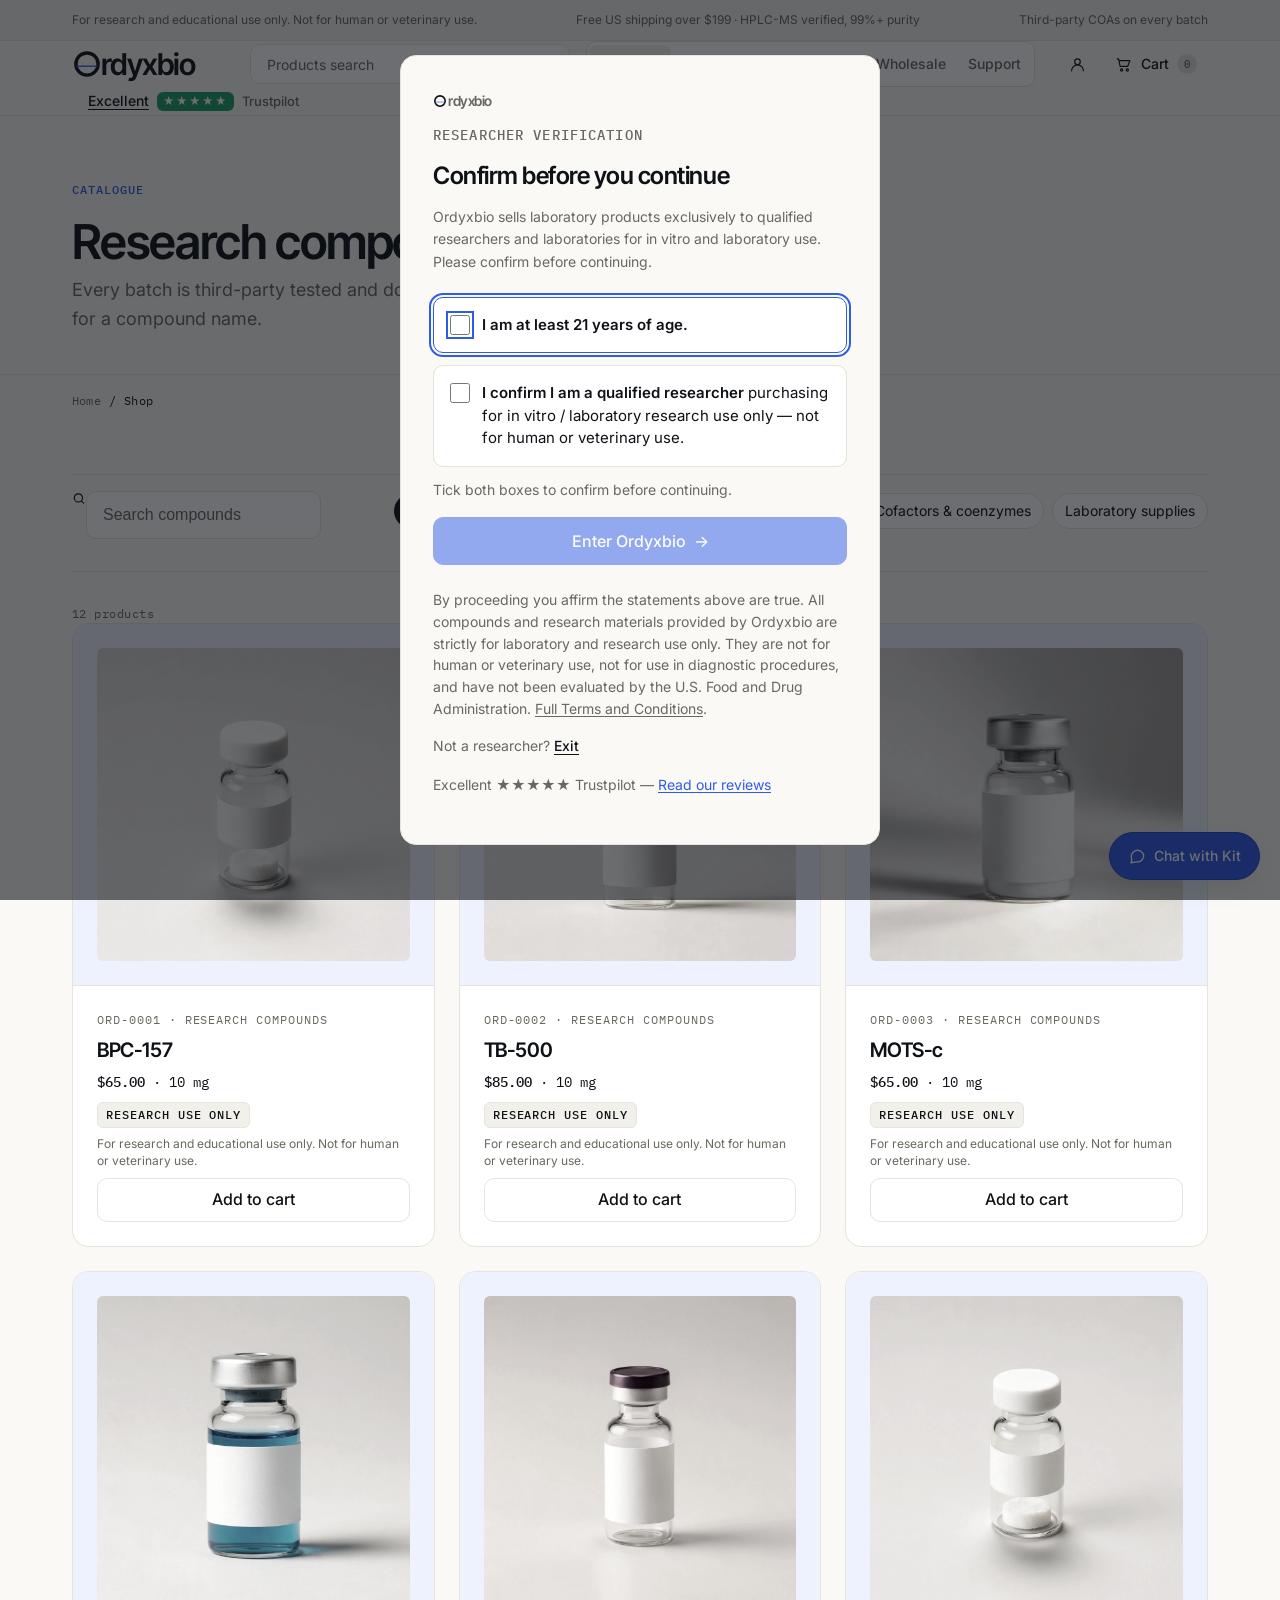
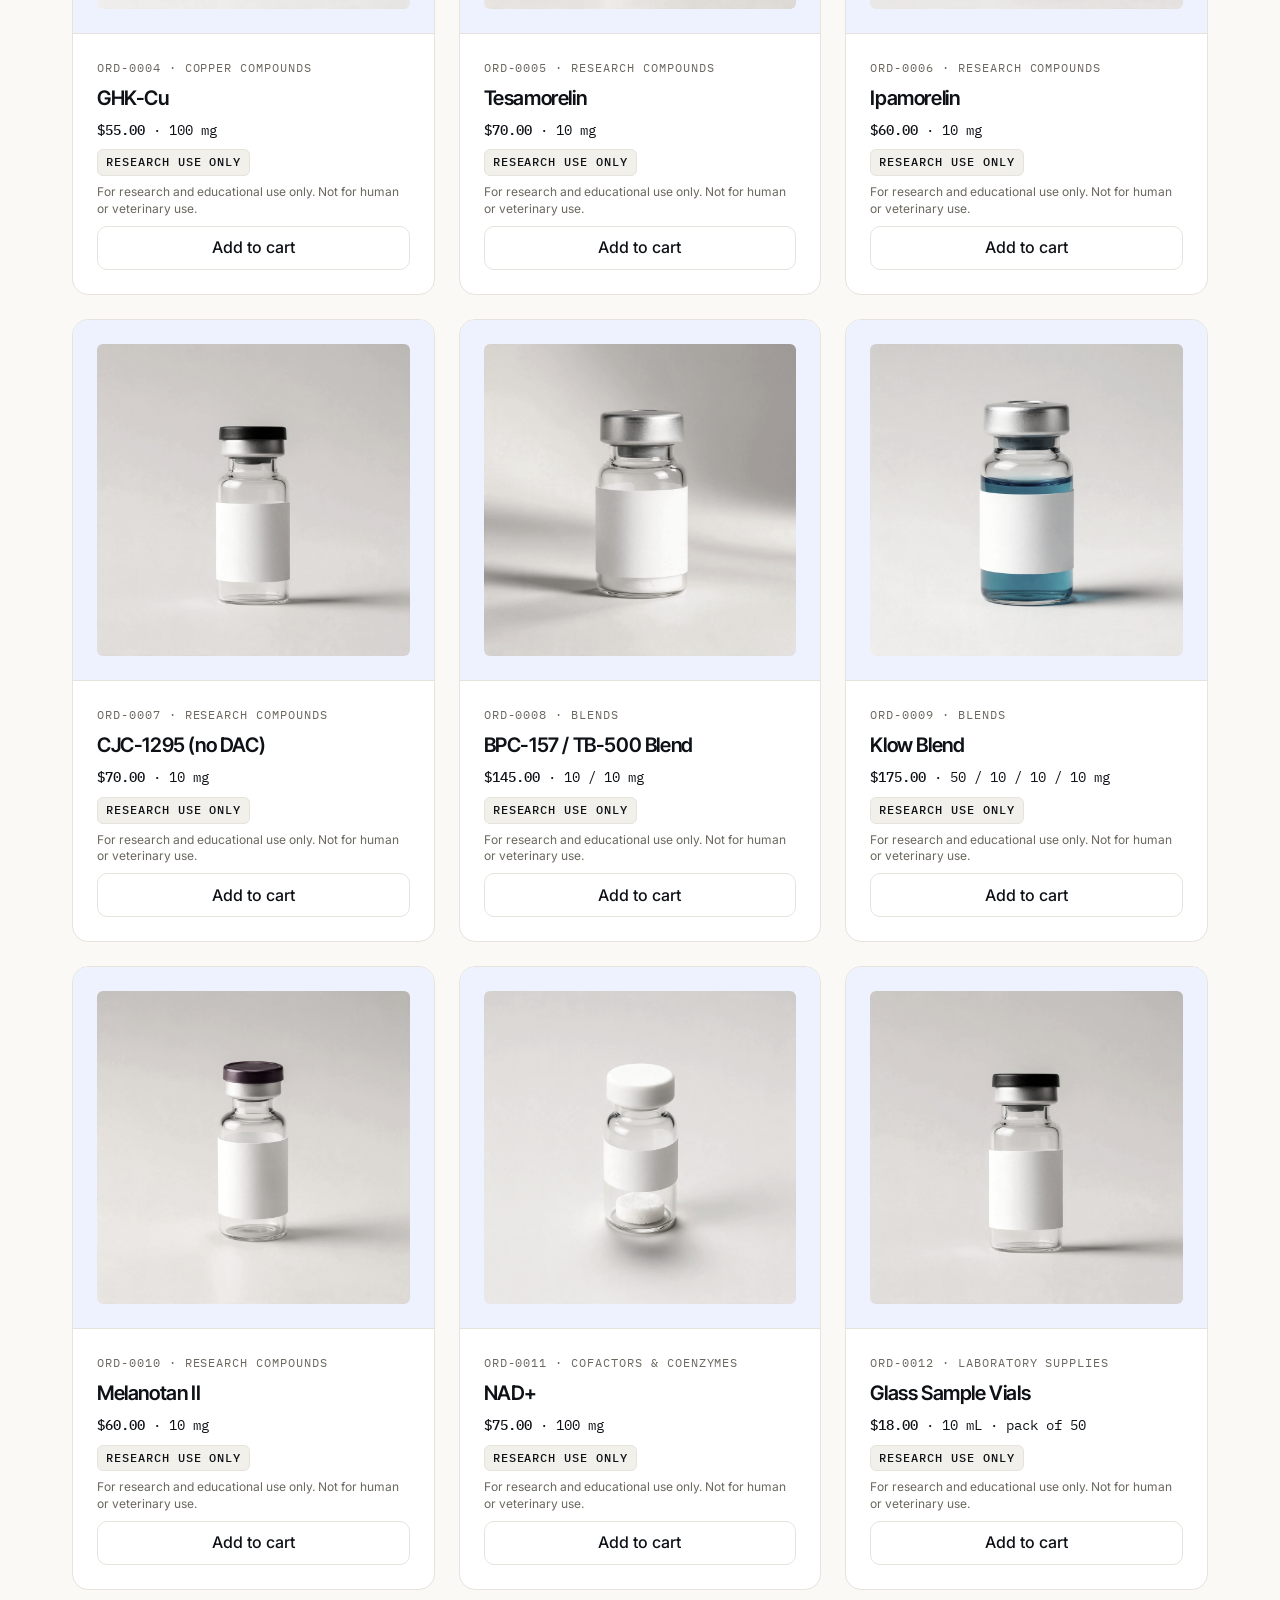
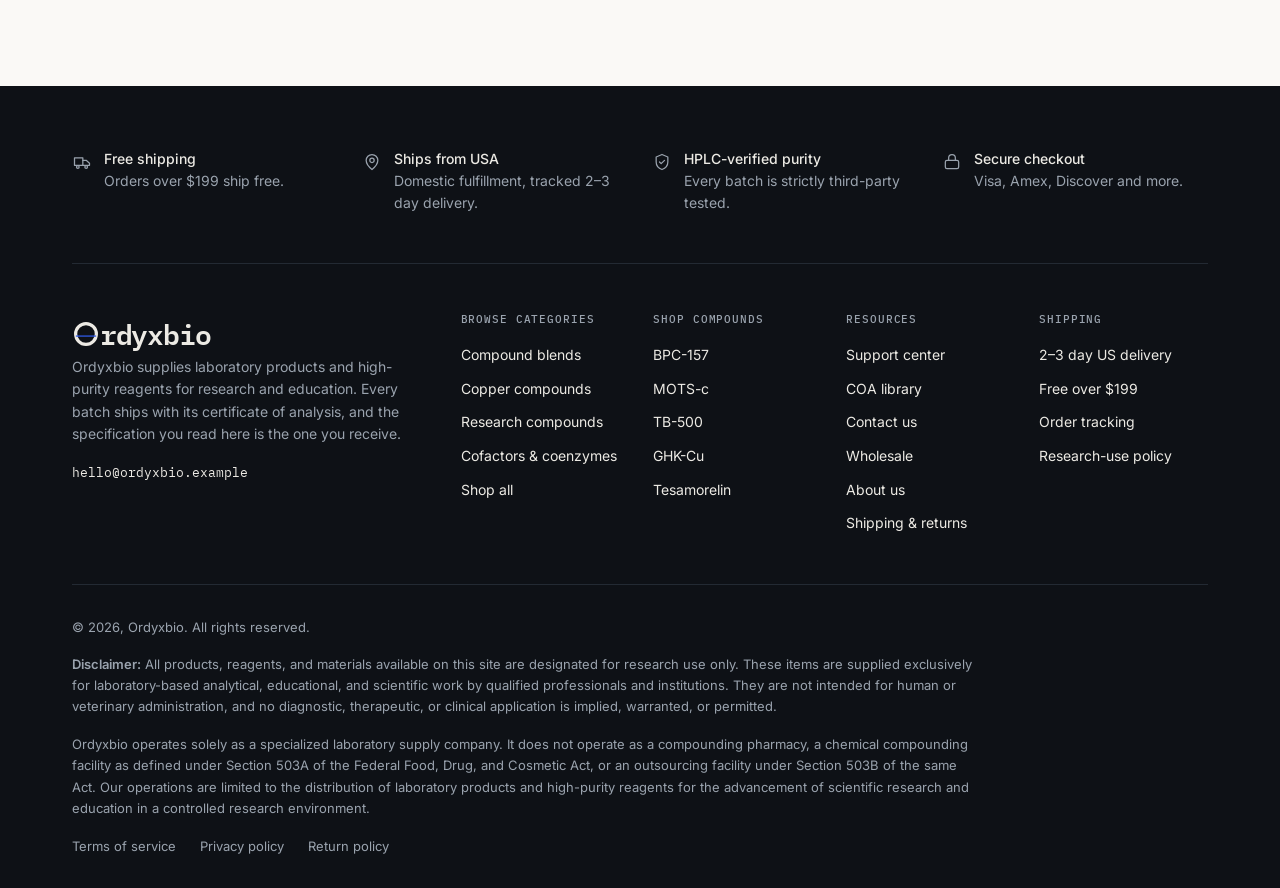
<file: shop.html>
<!doctype html>
<html lang="en">
<head>
  <meta charset="utf-8">
  <meta name="viewport" content="width=device-width, initial-scale=1">
  <title>Shop Research Compounds — Ordyxbio</title>
  <meta name="description" content="Browse lot-tested research compounds with a third-party certificate of analysis on every batch. Free US shipping over $199.">
  <meta name="theme-color" content="#FAF9F6">
  <link rel="icon" href="favicon.svg" type="image/svg+xml">
  <link rel="preconnect" href="https://fonts.googleapis.com">
  <link rel="preconnect" href="https://fonts.gstatic.com" crossorigin>
  <link rel="stylesheet" href="styles.css?v=7">
</head>
<body>
  <a class="skip-link" href="#main">Skip to content</a>

  <div class="topbar">
    <div class="wrap topbar__inner">
      <p class="topbar__rating">For research and educational use only. Not for human or veterinary use.</p>
      <p class="topbar__ship">Free US shipping over $199 · HPLC-MS verified, 99%+ purity</p>
      <p class="topbar__note">Third-party COAs on every batch</p>
    </div>
  </div>

  <header class="header">
    <div class="wrap header__row">
      <a class="brand" href="index.html" aria-label="Ordyxbio - home">
        <span class="brand__mark" aria-hidden="true">
          <svg viewBox="0 0 100 100" width="22" height="22" fill="none" focusable="false" aria-hidden="true"><circle cx="50" cy="50" r="37" stroke="currentColor" stroke-width="11.5"/><line x1="13.75" y1="57.4" x2="86.25" y2="57.4" stroke="#2F5BEA" stroke-width="4.5"/></svg>
        </span>
        <span aria-hidden="true">rdyxbio</span>
      </a>

      <form class="search" role="search" action="shop.html" method="get">
        <label class="visually-hidden" for="site-search">Products search</label>
        <input id="site-search" type="search" name="q" placeholder="Products search" autocomplete="off">
        <button class="search__btn" type="submit" aria-label="Search products">
          <svg width="15" height="15" viewBox="0 0 24 24" fill="none" stroke="currentColor" stroke-width="2" stroke-linecap="round" aria-hidden="true"><circle cx="11" cy="11" r="7"/><path d="m20 20-3.6-3.6"/></svg>
        </button>
      </form>

      <nav class="nav" aria-label="Main">
        <div class="wrap nav__inner">
          <a href="shop.html" aria-current="page">Products</a>
          <a href="shop.html#categories">Categories</a>
          <a href="faq.html#quality">COA library</a>
          <a href="wholesale.html">Wholesale</a>
          <a href="faq.html">Support</a>
        </div>
      </nav>
      <div class="header__actions">
        <a class="icon-btn" href="contact.html" aria-label="Account and support">
          <svg width="19" height="19" viewBox="0 0 24 24" fill="none" stroke="currentColor" stroke-width="1.5" stroke-linecap="round" stroke-linejoin="round" aria-hidden="true"><circle cx="12" cy="8.5" r="3.5"/><path d="M4.5 20a7.5 7.5 0 0 1 15 0"/></svg>
        </a>
        <button class="cart" type="button" aria-label="Cart" data-open-cart>
          <svg width="19" height="19" viewBox="0 0 24 24" fill="none" stroke="currentColor" stroke-width="1.5" stroke-linecap="round" stroke-linejoin="round" aria-hidden="true">
            <path d="M4 5h1.8l1.9 9.4h9.6L20 7.2H7"/><circle cx="9.6" cy="19" r="1.4"/><circle cx="16.8" cy="19" r="1.4"/>
          </svg>
          <span class="cart__label">Cart</span>
          <span class="cart__count is-empty" data-cart-count aria-live="polite" aria-label="Items in cart">0</span>
        </button>
      </div>
    </div>
  </header>

  <main id="main">
    <section class="page-head">
      <div class="wrap">
        <p class="kicker">Catalogue</p>
        <h1>Research compounds</h1>
        <p class="lede">Every batch is third-party tested and documented. Filter by category or search for a compound name.</p>
      </div>
    </section>

    <div class="wrap">
      <nav class="crumbs" aria-label="Breadcrumb">
        <a href="index.html">Home</a>
        <span aria-hidden="true">/</span>
        <span>Shop</span>
      </nav>
    </div>

    <section class="shop" id="categories">
      <div class="wrap">
        <div class="shop__toolbar">
          <div class="shop__search">
            <svg width="15" height="15" viewBox="0 0 24 24" fill="none" stroke="currentColor" stroke-width="2" stroke-linecap="round" aria-hidden="true"><circle cx="11" cy="11" r="7"/><path d="m20 20-3.6-3.6"/></svg>
            <label class="visually-hidden" for="shop-search">Search the catalogue</label>
            <input id="shop-search" type="search" placeholder="Search compounds" autocomplete="off" data-shop-search>
          </div>
          <div class="chips" role="group" aria-label="Filter by category" data-shop-filters></div>
        </div>

        <h2 class="visually-hidden">All compounds</h2>
        <p class="result-count" data-shop-count aria-live="polite"></p>
        <ul class="product-grid" data-shop-grid>
          <li class="product-card" data-id="1">
            <div class="product-card__media">
              <img src="images/vial-01.webp" width="800" height="800" loading="lazy" alt="BPC-157 research vial">
            </div>
            <div class="product-card__body">
              <p class="product-card__cat">ORD-0001 &middot; Research compounds</p>
              <h3 class="product-card__name"><a href="product.html?id=1">BPC-157</a></h3>
              <p class="product-card__price"><strong>$65.00</strong> · 10 mg</p>
              <p class="ruo-badge">Research use only</p>
              <p class="product-card__ruo">For research and educational use only. Not for human or veterinary use.</p>
              <button class="btn btn--outline" type="button" data-add-to-cart data-id="1">Add to cart</button>
            </div>
          </li>
          <li class="product-card" data-id="2">
            <div class="product-card__media">
              <img src="images/vial-02.webp" width="800" height="800" loading="lazy" alt="TB-500 research vial">
            </div>
            <div class="product-card__body">
              <p class="product-card__cat">ORD-0002 &middot; Research compounds</p>
              <h3 class="product-card__name"><a href="product.html?id=2">TB-500</a></h3>
              <p class="product-card__price"><strong>$85.00</strong> · 10 mg</p>
              <p class="ruo-badge">Research use only</p>
              <p class="product-card__ruo">For research and educational use only. Not for human or veterinary use.</p>
              <button class="btn btn--outline" type="button" data-add-to-cart data-id="2">Add to cart</button>
            </div>
          </li>
          <li class="product-card" data-id="3">
            <div class="product-card__media">
              <img src="images/vial-03.webp" width="800" height="800" loading="lazy" alt="MOTS-c research vial">
            </div>
            <div class="product-card__body">
              <p class="product-card__cat">ORD-0003 &middot; Research compounds</p>
              <h3 class="product-card__name"><a href="product.html?id=3">MOTS-c</a></h3>
              <p class="product-card__price"><strong>$65.00</strong> · 10 mg</p>
              <p class="ruo-badge">Research use only</p>
              <p class="product-card__ruo">For research and educational use only. Not for human or veterinary use.</p>
              <button class="btn btn--outline" type="button" data-add-to-cart data-id="3">Add to cart</button>
            </div>
          </li>
          <li class="product-card" data-id="4">
            <div class="product-card__media">
              <img src="images/vial-04.webp" width="800" height="800" loading="lazy" alt="GHK-Cu research vial">
            </div>
            <div class="product-card__body">
              <p class="product-card__cat">ORD-0004 &middot; Copper compounds</p>
              <h3 class="product-card__name"><a href="product.html?id=4">GHK-Cu</a></h3>
              <p class="product-card__price"><strong>$55.00</strong> · 100 mg</p>
              <p class="ruo-badge">Research use only</p>
              <p class="product-card__ruo">For research and educational use only. Not for human or veterinary use.</p>
              <button class="btn btn--outline" type="button" data-add-to-cart data-id="4">Add to cart</button>
            </div>
          </li>
          <li class="product-card" data-id="5">
            <div class="product-card__media">
              <img src="images/vial-05.webp" width="800" height="800" loading="lazy" alt="Tesamorelin research vial">
            </div>
            <div class="product-card__body">
              <p class="product-card__cat">ORD-0005 &middot; Research compounds</p>
              <h3 class="product-card__name"><a href="product.html?id=5">Tesamorelin</a></h3>
              <p class="product-card__price"><strong>$70.00</strong> · 10 mg</p>
              <p class="ruo-badge">Research use only</p>
              <p class="product-card__ruo">For research and educational use only. Not for human or veterinary use.</p>
              <button class="btn btn--outline" type="button" data-add-to-cart data-id="5">Add to cart</button>
            </div>
          </li>
          <li class="product-card" data-id="6">
            <div class="product-card__media">
              <img src="images/vial-01.webp" width="800" height="800" loading="lazy" alt="Ipamorelin research vial">
            </div>
            <div class="product-card__body">
              <p class="product-card__cat">ORD-0006 &middot; Research compounds</p>
              <h3 class="product-card__name"><a href="product.html?id=6">Ipamorelin</a></h3>
              <p class="product-card__price"><strong>$60.00</strong> · 10 mg</p>
              <p class="ruo-badge">Research use only</p>
              <p class="product-card__ruo">For research and educational use only. Not for human or veterinary use.</p>
              <button class="btn btn--outline" type="button" data-add-to-cart data-id="6">Add to cart</button>
            </div>
          </li>
          <li class="product-card" data-id="7">
            <div class="product-card__media">
              <img src="images/vial-02.webp" width="800" height="800" loading="lazy" alt="CJC-1295 (no DAC) research vial">
            </div>
            <div class="product-card__body">
              <p class="product-card__cat">ORD-0007 &middot; Research compounds</p>
              <h3 class="product-card__name"><a href="product.html?id=7">CJC-1295 (no DAC)</a></h3>
              <p class="product-card__price"><strong>$70.00</strong> · 10 mg</p>
              <p class="ruo-badge">Research use only</p>
              <p class="product-card__ruo">For research and educational use only. Not for human or veterinary use.</p>
              <button class="btn btn--outline" type="button" data-add-to-cart data-id="7">Add to cart</button>
            </div>
          </li>
          <li class="product-card" data-id="8">
            <div class="product-card__media">
              <img src="images/vial-03.webp" width="800" height="800" loading="lazy" alt="BPC-157 / TB-500 Blend research vial">
            </div>
            <div class="product-card__body">
              <p class="product-card__cat">ORD-0008 &middot; Blends</p>
              <h3 class="product-card__name"><a href="product.html?id=8">BPC-157 / TB-500 Blend</a></h3>
              <p class="product-card__price"><strong>$145.00</strong> · 10 / 10 mg</p>
              <p class="ruo-badge">Research use only</p>
              <p class="product-card__ruo">For research and educational use only. Not for human or veterinary use.</p>
              <button class="btn btn--outline" type="button" data-add-to-cart data-id="8">Add to cart</button>
            </div>
          </li>
          <li class="product-card" data-id="9">
            <div class="product-card__media">
              <img src="images/vial-04.webp" width="800" height="800" loading="lazy" alt="Klow Blend research vial">
            </div>
            <div class="product-card__body">
              <p class="product-card__cat">ORD-0009 &middot; Blends</p>
              <h3 class="product-card__name"><a href="product.html?id=9">Klow Blend</a></h3>
              <p class="product-card__price"><strong>$175.00</strong> · 50 / 10 / 10 / 10 mg</p>
              <p class="ruo-badge">Research use only</p>
              <p class="product-card__ruo">For research and educational use only. Not for human or veterinary use.</p>
              <button class="btn btn--outline" type="button" data-add-to-cart data-id="9">Add to cart</button>
            </div>
          </li>
          <li class="product-card" data-id="10">
            <div class="product-card__media">
              <img src="images/vial-05.webp" width="800" height="800" loading="lazy" alt="Melanotan II research vial">
            </div>
            <div class="product-card__body">
              <p class="product-card__cat">ORD-0010 &middot; Research compounds</p>
              <h3 class="product-card__name"><a href="product.html?id=10">Melanotan II</a></h3>
              <p class="product-card__price"><strong>$60.00</strong> · 10 mg</p>
              <p class="ruo-badge">Research use only</p>
              <p class="product-card__ruo">For research and educational use only. Not for human or veterinary use.</p>
              <button class="btn btn--outline" type="button" data-add-to-cart data-id="10">Add to cart</button>
            </div>
          </li>
          <li class="product-card" data-id="11">
            <div class="product-card__media">
              <img src="images/vial-01.webp" width="800" height="800" loading="lazy" alt="NAD+ research vial">
            </div>
            <div class="product-card__body">
              <p class="product-card__cat">ORD-0011 &middot; Cofactors & coenzymes</p>
              <h3 class="product-card__name"><a href="product.html?id=11">NAD+</a></h3>
              <p class="product-card__price"><strong>$75.00</strong> · 100 mg</p>
              <p class="ruo-badge">Research use only</p>
              <p class="product-card__ruo">For research and educational use only. Not for human or veterinary use.</p>
              <button class="btn btn--outline" type="button" data-add-to-cart data-id="11">Add to cart</button>
            </div>
          </li>
          <li class="product-card" data-id="12">
            <div class="product-card__media">
              <img src="images/vial-02.webp" width="800" height="800" loading="lazy" alt="Glass Sample Vials research vial">
            </div>
            <div class="product-card__body">
              <p class="product-card__cat">ORD-0012 &middot; Laboratory supplies</p>
              <h3 class="product-card__name"><a href="product.html?id=12">Glass Sample Vials</a></h3>
              <p class="product-card__price"><strong>$18.00</strong> · 10 mL · pack of 50</p>
              <p class="ruo-badge">Research use only</p>
              <p class="product-card__ruo">For research and educational use only. Not for human or veterinary use.</p>
              <button class="btn btn--outline" type="button" data-add-to-cart data-id="12">Add to cart</button>
            </div>
          </li>
        </ul>

        <p class="empty-state" data-shop-empty hidden>
          <strong>No compounds match that search</strong>
          Try a different name, or clear the category filter to see the full catalogue.
        </p>

        <noscript>
          <p class="empty-state">This page needs JavaScript to build the product list. You can still <a href="index.html">return to the homepage</a>.</p>
        </noscript>
      </div>
    </section>
  </main>

  <footer class="footer">
    <div class="wrap">
      <h2 class="visually-hidden">Why shop with Ordyxbio</h2>
      <ul class="footer__features">
        <li class="footer__feature">
          <svg width="20" height="20" viewBox="0 0 24 24" fill="none" stroke="currentColor" stroke-width="1.5" stroke-linecap="round" stroke-linejoin="round" aria-hidden="true"><path d="M3 7h10v9H3z"/><path d="M13 10h4l4 3.5V16h-8"/><circle cx="7" cy="18" r="1.6"/><circle cx="17" cy="18" r="1.6"/></svg>
          <div><h3>Free shipping</h3><p>Orders over $199 ship free.</p></div>
        </li>
        <li class="footer__feature">
          <svg width="20" height="20" viewBox="0 0 24 24" fill="none" stroke="currentColor" stroke-width="1.5" stroke-linecap="round" stroke-linejoin="round" aria-hidden="true"><path d="M12 21s7-5.5 7-11a7 7 0 1 0-14 0c0 5.5 7 11 7 11z"/><circle cx="12" cy="10" r="2.6"/></svg>
          <div><h3>Ships from USA</h3><p>Domestic fulfillment, tracked 2–3 day delivery.</p></div>
        </li>
        <li class="footer__feature">
          <svg width="20" height="20" viewBox="0 0 24 24" fill="none" stroke="currentColor" stroke-width="1.5" stroke-linecap="round" stroke-linejoin="round" aria-hidden="true"><path d="M12 3 5 6v6c0 4.4 3 7.6 7 9 4-1.4 7-4.6 7-9V6z"/><path d="m9 12 2 2 4-4"/></svg>
          <div><h3>HPLC-verified purity</h3><p>Every batch is strictly third-party tested.</p></div>
        </li>
        <li class="footer__feature">
          <svg width="20" height="20" viewBox="0 0 24 24" fill="none" stroke="currentColor" stroke-width="1.5" stroke-linecap="round" stroke-linejoin="round" aria-hidden="true"><rect x="4" y="10" width="16" height="10" rx="2"/><path d="M8 10V7a4 4 0 0 1 8 0v3"/></svg>
          <div><h3>Secure checkout</h3><p>Visa, Amex, Discover and more.</p></div>
        </li>
      </ul>

      <div class="footer__main">
        <div class="footer__brand">
                <a class="brand" href="index.html" aria-label="Ordyxbio - home">
        <span class="brand__mark" aria-hidden="true">
          <svg viewBox="0 0 100 100" width="22" height="22" fill="none" focusable="false" aria-hidden="true"><circle cx="50" cy="50" r="37" stroke="currentColor" stroke-width="11.5"/><line x1="13.75" y1="57.4" x2="86.25" y2="57.4" stroke="#2F5BEA" stroke-width="4.5"/></svg>
        </span>
        <span aria-hidden="true">rdyxbio</span>
      </a>
          <p>Ordyxbio supplies laboratory products and high-purity reagents for research and education. Every batch ships with its certificate of analysis, and the specification you read here is the one you receive.</p>
          <p><a href="mailto:hello@ordyxbio.example">hello@ordyxbio.example</a></p>
        </div>

        <div class="footer__cols">
          <div class="footer__col">
            <h3>Browse categories</h3>
            <ul>
              <li><a href="category.html?category=Blends">Compound blends</a></li>
              <li><a href="category.html?category=Copper%20compounds">Copper compounds</a></li>
              <li><a href="category.html?category=Research%20compounds">Research compounds</a></li>
              <li><a href="category.html?category=Cofactors%20%26%20coenzymes">Cofactors &amp; coenzymes</a></li>
              <li><a href="shop.html">Shop all</a></li>
            </ul>
          </div>
          <div class="footer__col">
            <h3>Shop compounds</h3>
            <ul>
              <li><a href="product.html?id=1">BPC-157</a></li>
              <li><a href="product.html?id=3">MOTS-c</a></li>
              <li><a href="product.html?id=2">TB-500</a></li>
              <li><a href="product.html?id=4">GHK-Cu</a></li>
              <li><a href="product.html?id=5">Tesamorelin</a></li>
            </ul>
          </div>
          <div class="footer__col">
            <h3>Resources</h3>
            <ul>
              <li><a href="faq.html">Support center</a></li>
              <li><a href="faq.html#quality">COA library</a></li>
              <li><a href="contact.html">Contact us</a></li>
              <li><a href="wholesale.html">Wholesale</a></li>
              <li><a href="about.html">About us</a></li>
              <li><a href="faq.html#shipping">Shipping &amp; returns</a></li>
            </ul>
          </div>
          <div class="footer__col">
            <h3>Shipping</h3>
            <ul>
              <li><a href="faq.html#shipping">2–3 day US delivery</a></li>
              <li><a href="faq.html#shipping">Free over $199</a></li>
              <li><a href="faq.html#shipping">Order tracking</a></li>
              <li><a href="faq.html#research-use">Research-use policy</a></li>
            </ul>
          </div>
        </div>
      </div>

      <div class="footer__bottom">
        <p>© 2026, Ordyxbio. All rights reserved.</p>
                <p class="footer__legal"><strong>Disclaimer:</strong> All products, reagents, and materials available on this site are designated for research use only. These items are supplied exclusively for laboratory-based analytical, educational, and scientific work by qualified professionals and institutions. They are not intended for human or veterinary administration, and no diagnostic, therapeutic, or clinical application is implied, warranted, or permitted.</p>
        <p class="footer__legal">Ordyxbio operates solely as a specialized laboratory supply company. It does not operate as a compounding pharmacy, a chemical compounding facility as defined under Section 503A of the Federal Food, Drug, and Cosmetic Act, or an outsourcing facility under Section 503B of the same Act. Our operations are limited to the distribution of laboratory products and high-purity reagents for the advancement of scientific research and education in a controlled research environment.</p>
        <nav aria-label="Legal">
          <a href="faq.html#research-use">Terms of service</a>
          <a href="faq.html#research-use">Privacy policy</a>
          <a href="faq.html#shipping">Return policy</a>
        </nav>
      </div>
    </div>
  </footer>

  <div class="toast" role="status" aria-live="polite" data-toast></div>
<script src="products.js?v=7"></script>
<script src="script.js?v=7"></script>
</body>
</html>
</file>
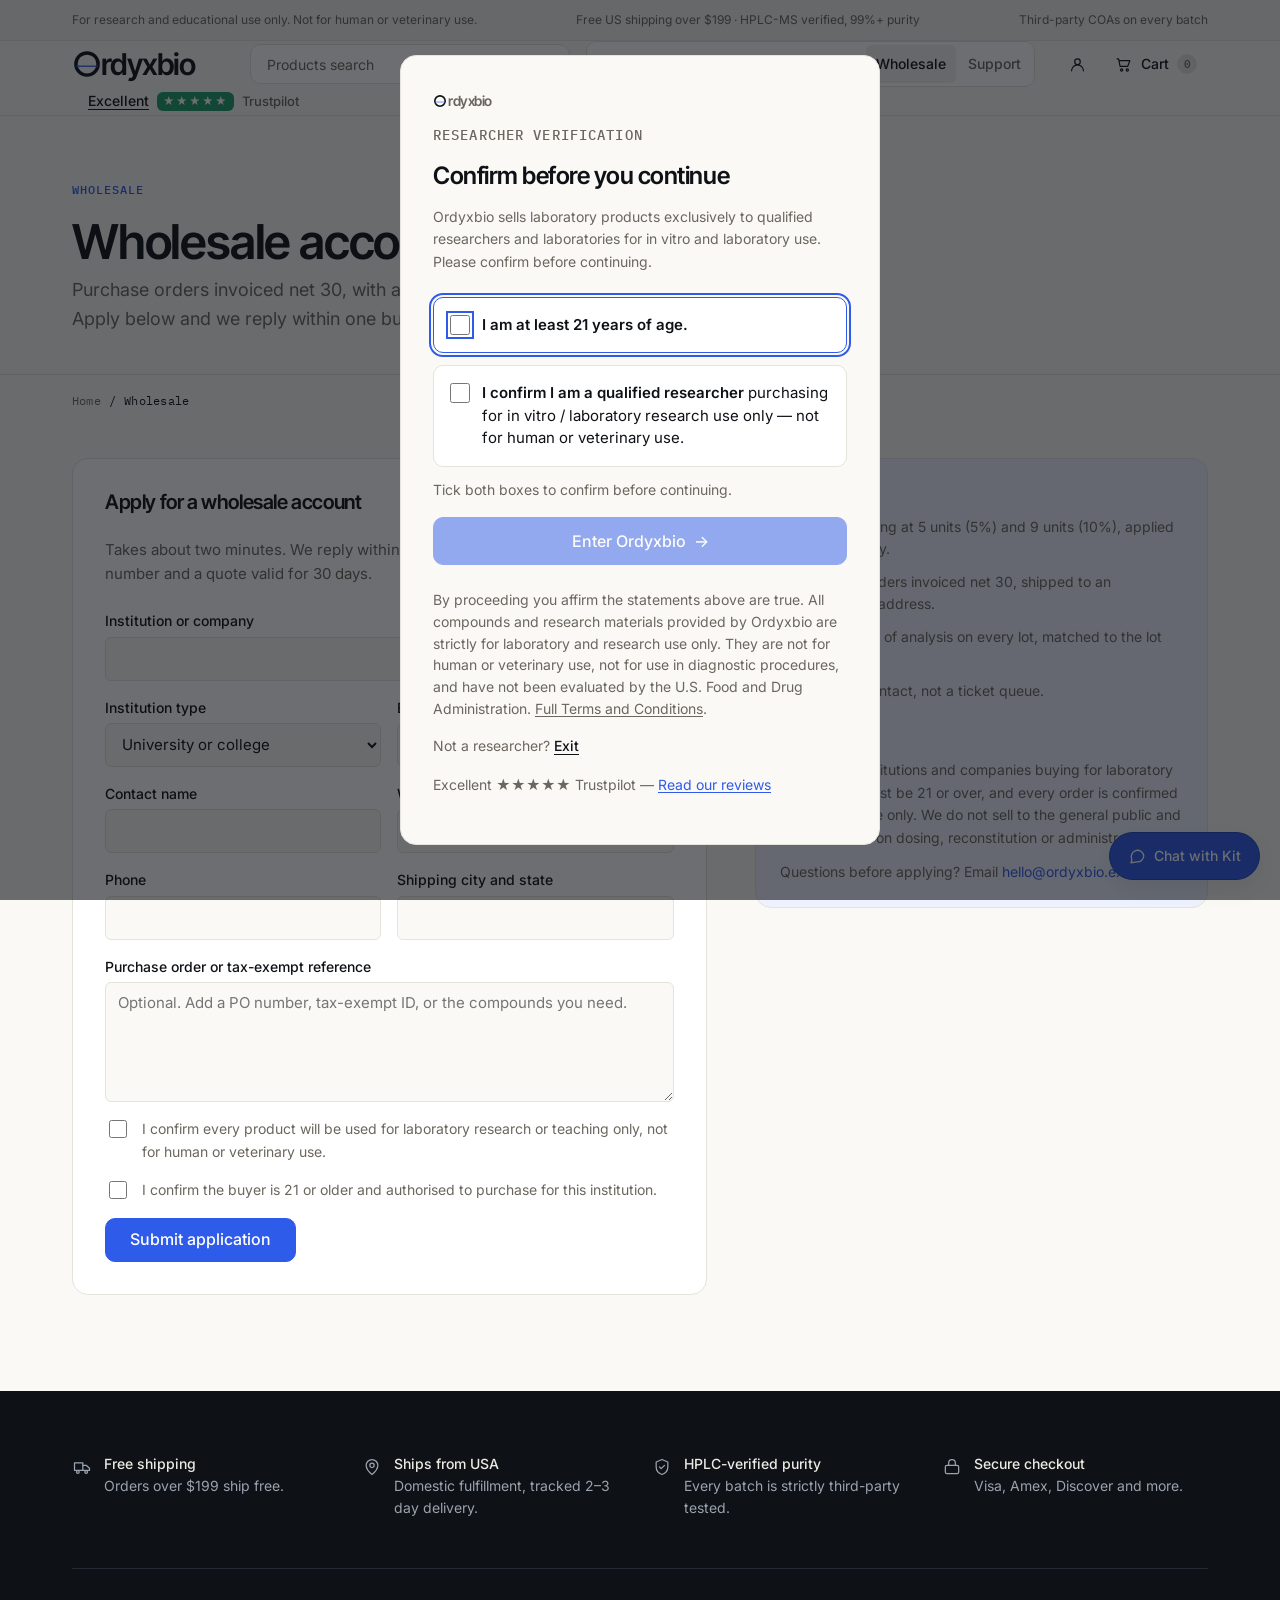
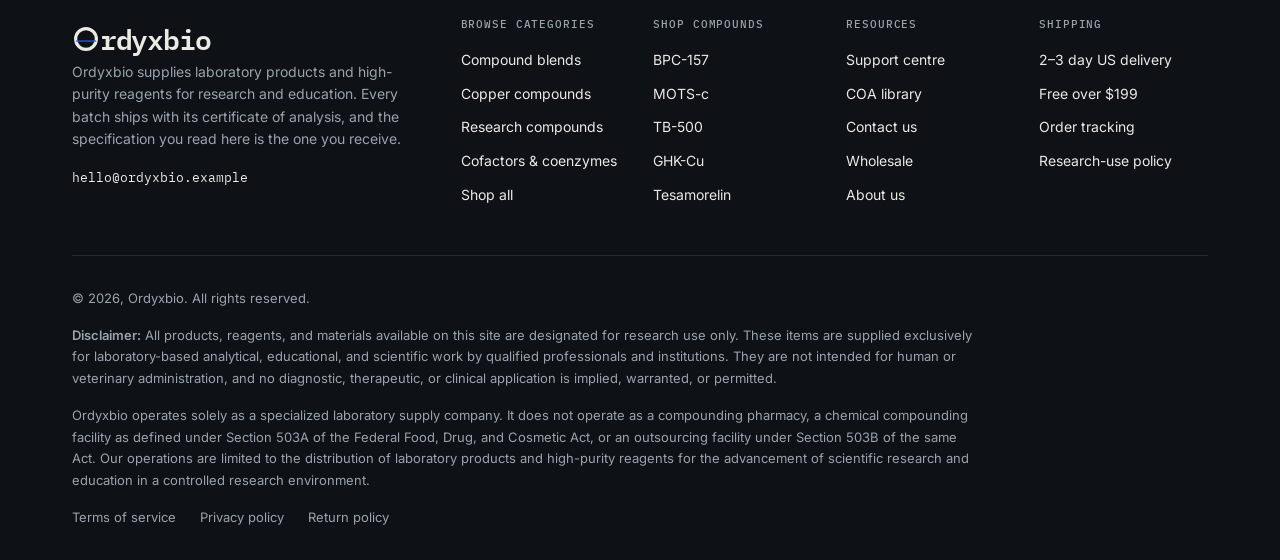
<file: wholesale.html>
<!doctype html>
<html lang="en">
<head>
  <meta charset="utf-8">
  <meta name="viewport" content="width=device-width, initial-scale=1">
  <title>Wholesale — Ordyxbio</title>
  <meta name="description" content="Volume ordering for laboratories, teaching departments and institutions. Purchase orders invoiced net 30, with a certificate of analysis on every lot.">
  <meta name="theme-color" content="#FAF9F6">
  <link rel="icon" href="favicon.svg" type="image/svg+xml">
  <link rel="preconnect" href="https://fonts.googleapis.com">
  <link rel="preconnect" href="https://fonts.gstatic.com" crossorigin>
  <link rel="stylesheet" href="styles.css?v=7">
  <meta property="og:type" content="website">
  <meta property="og:title" content="Wholesale — Ordyxbio">
  <meta property="og:description" content="Volume pricing from five units, purchase orders invoiced net 30, certificate of analysis on every lot.">
</head>
<body>
  <a class="skip-link" href="#main">Skip to content</a>

  <div class="topbar">
    <div class="wrap topbar__inner">
      <p class="topbar__rating">For research and educational use only. Not for human or veterinary use.</p>
      <p class="topbar__ship">Free US shipping over $199 · HPLC-MS verified, 99%+ purity</p>
      <p class="topbar__note">Third-party COAs on every batch</p>
    </div>
  </div>

  <header class="header">
    <div class="wrap header__row">
      <a class="brand" href="index.html" aria-label="Ordyxbio - home">
        <span class="brand__mark" aria-hidden="true">
          <svg viewBox="0 0 100 100" width="22" height="22" fill="none" focusable="false" aria-hidden="true"><circle cx="50" cy="50" r="37" stroke="currentColor" stroke-width="11.5"/><line x1="13.75" y1="57.4" x2="86.25" y2="57.4" stroke="#2F5BEA" stroke-width="4.5"/></svg>
        </span>
        <span aria-hidden="true">rdyxbio</span>
      </a>
      <form class="search" role="search" action="shop.html" method="get">
        <label class="visually-hidden" for="site-search">Products search</label>
        <input id="site-search" type="search" name="q" placeholder="Products search" autocomplete="off">
        <button class="search__btn" type="submit" aria-label="Search products">
          <svg width="15" height="15" viewBox="0 0 24 24" fill="none" stroke="currentColor" stroke-width="2" stroke-linecap="round" aria-hidden="true"><circle cx="11" cy="11" r="7"/><path d="m20 20-3.6-3.6"/></svg>
        </button>
      </form>
      <nav class="nav" aria-label="Main">
        <div class="wrap nav__inner">
          <a href="shop.html">Products</a>
          <a href="shop.html#categories">Categories</a>
          <a href="faq.html#quality">COA library</a>
          <a href="wholesale.html" aria-current="page">Wholesale</a>
          <a href="faq.html">Support</a>
        </div>
      </nav>
      <div class="header__actions">
        <a class="icon-btn" href="contact.html" aria-label="Account and support">
          <svg width="19" height="19" viewBox="0 0 24 24" fill="none" stroke="currentColor" stroke-width="1.5" stroke-linecap="round" stroke-linejoin="round" aria-hidden="true"><circle cx="12" cy="8.5" r="3.5"/><path d="M4.5 20a7.5 7.5 0 0 1 15 0"/></svg>
        </a>
        <button class="cart" type="button" aria-label="Cart" data-open-cart>
          <svg width="19" height="19" viewBox="0 0 24 24" fill="none" stroke="currentColor" stroke-width="1.5" stroke-linecap="round" stroke-linejoin="round" aria-hidden="true"><path d="M4 5h1.8l1.9 9.4h9.6L20 7.2H7"/><circle cx="9.6" cy="19" r="1.4"/><circle cx="16.8" cy="19" r="1.4"/></svg>
          <span class="cart__label">Cart</span>
          <span class="cart__count is-empty" data-cart-count aria-live="polite" aria-label="Items in cart">0</span>
        </button>
      </div>
    </div>
  </header>

  <main id="main">
    <section class="page-head">
      <div class="wrap">
        <p class="kicker">Wholesale</p>
        <h1>Wholesale accounts</h1>
        <p class="lede">Purchase orders invoiced net 30, with a certificate of analysis on every lot. Apply below and we reply within one business day.</p>
      </div>
    </section>

    <div class="wrap">
      <nav class="crumbs" aria-label="Breadcrumb">
        <a href="index.html">Home</a>
        <span aria-hidden="true">/</span>
        <span>Wholesale</span>
      </nav>
    </div>

    <section class="wrap apply" aria-labelledby="apply-title">
      <div class="apply__grid">
        <div class="form-card">
          <h2 id="apply-title">Apply for a wholesale account</h2>
          <p class="lede">Takes about two minutes. We reply within one business day with an account number and a quote valid for 30 days.</p>

          <p class="form-status" data-wholesale-status hidden role="status"></p>

          <form data-wholesale-form novalidate>
            <div class="field-grid">
              <div class="field field--wide">
                <label for="whl-org">Institution or company</label>
                <input id="whl-org" name="organisation" type="text" autocomplete="organization" required>
              </div>

              <div class="field">
                <label for="whl-type">Institution type</label>
                <select id="whl-type" name="type">
                  <option>University or college</option>
                  <option>Teaching hospital or clinic</option>
                  <option>Contract research organisation</option>
                  <option>Secondary school</option>
                  <option>Company or startup</option>
                  <option>Other research body</option>
                </select>
              </div>

              <div class="field">
                <label for="whl-volume">Expected monthly volume</label>
                <select id="whl-volume" name="volume">
                  <option>10 – 50 units</option>
                  <option>50 – 200 units</option>
                  <option>200 – 1,000 units</option>
                  <option>1,000+ units</option>
                </select>
              </div>

              <div class="field">
                <label for="whl-name">Contact name</label>
                <input id="whl-name" name="contact" type="text" autocomplete="name" required>
              </div>

              <div class="field">
                <label for="whl-email">Work email</label>
                <input id="whl-email" name="email" type="email" autocomplete="email" required>
              </div>

              <div class="field">
                <label for="whl-phone">Phone</label>
                <input id="whl-phone" name="phone" type="tel" autocomplete="tel">
              </div>

              <div class="field">
                <label for="whl-city">Shipping city and state</label>
                <input id="whl-city" name="city" type="text" autocomplete="address-level2" required>
              </div>

              <div class="field field--wide">
                <label for="whl-notes">Purchase order or tax-exempt reference</label>
                <textarea id="whl-notes" name="notes" rows="3" placeholder="Optional. Add a PO number, tax-exempt ID, or the compounds you need."></textarea>
              </div>
            </div>

            <label class="check" for="whl-ruo">
              <input id="whl-ruo" name="ruo" type="checkbox" required>
              <span>I confirm every product will be used for laboratory research or teaching only, not for human or veterinary use.</span>
            </label>

            <label class="check" for="whl-age">
              <input id="whl-age" name="age" type="checkbox" required>
              <span>I confirm the buyer is 21 or older and authorised to purchase for this institution.</span>
            </label>

            <button class="btn btn--solid" type="submit">Submit application</button>
          </form>
        </div>

        <aside class="apply__aside">
          <h3>What you get</h3>
          <ul>
            <li>Volume pricing at 5 units (5%) and 9 units (10%), applied automatically.</li>
            <li>Purchase orders invoiced net 30, shipped to an institutional address.</li>
            <li>A certificate of analysis on every lot, matched to the lot number.</li>
            <li>A named contact, not a ticket queue.</li>
          </ul>
          <h3 class="apply__sub">Eligibility</h3>
          <p class="form-note">Accredited institutions and companies buying for laboratory use. Buyers must be 21 or over, and every order is confirmed as research use only. We do not sell to the general public and cannot advise on dosing, reconstitution or administration.</p>
          <p class="form-note" style="margin-top: 12px;">Questions before applying? Email <a href="mailto:hello@ordyxbio.example">hello@ordyxbio.example</a>.</p>
        </aside>
      </div>
    </section>
  </main>

  <footer class="footer">
    <div class="wrap">
      <h2 class="visually-hidden">Why shop with Ordyxbio</h2>
      <ul class="footer__features">
        <li class="footer__feature">
          <svg width="20" height="20" viewBox="0 0 24 24" fill="none" stroke="currentColor" stroke-width="1.5" stroke-linecap="round" stroke-linejoin="round" aria-hidden="true"><path d="M3 7h10v9H3z"/><path d="M13 10h4l4 3.5V16h-8"/><circle cx="7" cy="18" r="1.6"/><circle cx="17" cy="18" r="1.6"/></svg>
          <div><h3>Free shipping</h3><p>Orders over $199 ship free.</p></div>
        </li>
        <li class="footer__feature">
          <svg width="20" height="20" viewBox="0 0 24 24" fill="none" stroke="currentColor" stroke-width="1.5" stroke-linecap="round" stroke-linejoin="round" aria-hidden="true"><path d="M12 21s7-5.5 7-11a7 7 0 1 0-14 0c0 5.5 7 11 7 11z"/><circle cx="12" cy="10" r="2.6"/></svg>
          <div><h3>Ships from USA</h3><p>Domestic fulfillment, tracked 2–3 day delivery.</p></div>
        </li>
        <li class="footer__feature">
          <svg width="20" height="20" viewBox="0 0 24 24" fill="none" stroke="currentColor" stroke-width="1.5" stroke-linecap="round" stroke-linejoin="round" aria-hidden="true"><path d="M12 3 5 6v6c0 4.4 3 7.6 7 9 4-1.4 7-4.6 7-9V6z"/><path d="m9 12 2 2 4-4"/></svg>
          <div><h3>HPLC-verified purity</h3><p>Every batch is strictly third-party tested.</p></div>
        </li>
        <li class="footer__feature">
          <svg width="20" height="20" viewBox="0 0 24 24" fill="none" stroke="currentColor" stroke-width="1.5" stroke-linecap="round" stroke-linejoin="round" aria-hidden="true"><rect x="4" y="10" width="16" height="10" rx="2"/><path d="M8 10V7a4 4 0 0 1 8 0v3"/></svg>
          <div><h3>Secure checkout</h3><p>Visa, Amex, Discover and more.</p></div>
        </li>
      </ul>
      <div class="footer__main">
        <div class="footer__brand">
          <a class="brand" href="index.html" aria-label="Ordyxbio - home">
            <span class="brand__mark" aria-hidden="true">
              <svg viewBox="0 0 100 100" width="22" height="22" fill="none" focusable="false" aria-hidden="true"><circle cx="50" cy="50" r="37" stroke="currentColor" stroke-width="11.5"/><line x1="13.75" y1="57.4" x2="86.25" y2="57.4" stroke="#2F5BEA" stroke-width="4.5"/></svg>
            </span>
            <span aria-hidden="true">rdyxbio</span>
          </a>
          <p>Ordyxbio supplies laboratory products and high-purity reagents for research and education. Every batch ships with its certificate of analysis, and the specification you read here is the one you receive.</p>
          <p><a href="mailto:hello@ordyxbio.example">hello@ordyxbio.example</a></p>
        </div>
        <div class="footer__cols">
          <div class="footer__col">
            <h3>Browse categories</h3>
            <ul>
              <li><a href="category.html?category=Blends">Compound blends</a></li>
              <li><a href="category.html?category=Copper%20compounds">Copper compounds</a></li>
              <li><a href="category.html?category=Research%20compounds">Research compounds</a></li>
              <li><a href="category.html?category=Cofactors%20%26%20coenzymes">Cofactors &amp; coenzymes</a></li>
              <li><a href="shop.html">Shop all</a></li>
            </ul>
          </div>
          <div class="footer__col">
            <h3>Shop compounds</h3>
            <ul>
              <li><a href="product.html?id=1">BPC-157</a></li>
              <li><a href="product.html?id=3">MOTS-c</a></li>
              <li><a href="product.html?id=2">TB-500</a></li>
              <li><a href="product.html?id=4">GHK-Cu</a></li>
              <li><a href="product.html?id=5">Tesamorelin</a></li>
            </ul>
          </div>
          <div class="footer__col">
            <h3>Resources</h3>
            <ul>
              <li><a href="faq.html">Support centre</a></li>
              <li><a href="faq.html#quality">COA library</a></li>
              <li><a href="contact.html">Contact us</a></li>
              <li><a href="wholesale.html">Wholesale</a></li>
              <li><a href="about.html">About us</a></li>
            </ul>
          </div>
          <div class="footer__col">
            <h3>Shipping</h3>
            <ul>
              <li><a href="faq.html#shipping">2–3 day US delivery</a></li>
              <li><a href="faq.html#shipping">Free over $199</a></li>
              <li><a href="faq.html#shipping">Order tracking</a></li>
              <li><a href="faq.html#research-use">Research-use policy</a></li>
            </ul>
          </div>
        </div>
      </div>
      <div class="footer__bottom">
        <p>© 2026, Ordyxbio. All rights reserved.</p>
        <p class="footer__legal"><strong>Disclaimer:</strong> All products, reagents, and materials available on this site are designated for research use only. These items are supplied exclusively for laboratory-based analytical, educational, and scientific work by qualified professionals and institutions. They are not intended for human or veterinary administration, and no diagnostic, therapeutic, or clinical application is implied, warranted, or permitted.</p>
        <p class="footer__legal">Ordyxbio operates solely as a specialized laboratory supply company. It does not operate as a compounding pharmacy, a chemical compounding facility as defined under Section 503A of the Federal Food, Drug, and Cosmetic Act, or an outsourcing facility under Section 503B of the same Act. Our operations are limited to the distribution of laboratory products and high-purity reagents for the advancement of scientific research and education in a controlled research environment.</p>
        <nav aria-label="Legal">
          <a href="faq.html#research-use">Terms of service</a>
          <a href="faq.html#research-use">Privacy policy</a>
          <a href="faq.html#shipping">Return policy</a>
        </nav>
      </div>
    </div>
  </footer>

  <div class="toast" role="status" aria-live="polite" data-toast></div>
<script src="products.js?v=7"></script>
<script src="script.js?v=7"></script>
</body>
</html>
</file>
<file: styles.css>
@import url('https://fonts.googleapis.com/css2?family=Inter:wght@400;500&family=Inter+Tight:wght@400;500;600&family=IBM+Plex+Mono:wght@400;500&display=swap');

/* ==========================================================================
   Ordyn — stylesheet
   Built to brand/brand-guide.md. No colour, font, radius or shadow
   exists in this file that is not defined in the guide.
   ========================================================================== */

:root {
  /* Neutrals */
  --bone: #FAF9F6;
  --paper: #FFFFFF;
  --stone-100: #F2F0EB;
  --stone-200: #E6E3DC;
  --stone-400: #A8A39A;
  --stone-600: #6B675F;
  --ink-900: #0E1116;
  --ink-800: #161B22;
  --ink-700: #2A313B;

  /* Accent */
  --blue-50: #EEF2FE;
  --blue-500: #4A72F0;
  --blue-600: #2F5BEA;
  --blue-700: #2447C2;
  --signal: #3DD6E8;

  /* Status */
  --success: #1F9D6B;
  --warning: #C98A1B;
  --danger: #D14343;

  /* Semantic (light) */
  --bg: var(--bone);
  --surface: var(--paper);
  --surface-alt: var(--stone-100);
  --border: var(--stone-200);
  --text: var(--ink-900);
  --text-muted: var(--stone-600);
  --primary: var(--blue-600);
  --primary-hover: var(--blue-500);
  --on-primary: #FFFFFF;

  /* Type */
  --font-display: 'Inter Tight', system-ui, -apple-system, sans-serif;
  --font-body: 'Inter', system-ui, -apple-system, sans-serif;
  --font-mono: 'IBM Plex Mono', ui-monospace, Menlo, monospace;

  /* Radius */
  --radius-sm: 6px;
  --radius-md: 10px;
  --radius-lg: 16px;
  --radius-full: 999px;

  /* Shadow */
  --shadow-sm: 0 1px 2px rgba(14, 17, 22, 0.06);
  --shadow-md: 0 8px 24px rgba(14, 17, 22, 0.08);

  /* Motion */
  --ease: cubic-bezier(0.2, 0, 0, 1);
  --dur-fast: 150ms;
  --dur-med: 250ms;
  --dur-slow: 400ms;

  /* Layout */
  --wrap: 1200px;
  --prose: 680px;
  --gutter: 24px;
  --section-pad: 96px;
  --nav-h: 64px;
}

.dark-section,
[data-theme="dark"] {
  --bg: #0B0E13;
  --surface: #12161D;
  --surface-alt: #161B22;
  --border: #232A33;
  --text: #ECEAE4;
  --text-muted: #9AA3AE;
  --primary: #6E8FF5;
  --primary-hover: #8AA4F7;
  --on-primary: #0B0E13;
}

/* --------------------------------------------------------------------------
   Base
   -------------------------------------------------------------------------- */

*,
*::before,
*::after { box-sizing: border-box; }

html { -webkit-text-size-adjust: 100%; }

body {
  margin: 0;
  overflow-x: hidden;
  background: var(--bone);
  color: var(--ink-900);
  font-family: var(--font-body);
  font-size: 16px;
  line-height: 1.6;
  -webkit-font-smoothing: antialiased;
  text-rendering: optimizeLegibility;
}

img, svg, video { display: block; max-width: 100%; }
img { height: auto; }

/* Grid and flex children must be allowed to shrink below their content. */
.hero__inner > *,
.proof__grid > *,
.docs__grid > *,
.product > *,
.product__media,
.product__specs,
.product__info,
.two-col > *,
.method__grid > *,
.promise__grid > *,
.newsletter__inner > *,
.footer__main > *,
.footer__cols > *,
.band__grid > *,
.rail > * { min-width: 0; }

h1, h2, h3, h4 {
  font-family: var(--font-display);
  font-weight: 600;
  letter-spacing: -0.02em;
  line-height: 1.15;
  margin: 0 0 16px;
  text-wrap: balance;
}

h1 { font-size: clamp(32px, 5vw, 48px); letter-spacing: -0.025em; line-height: 1.1; }
h2 { font-size: clamp(26px, 3.4vw, 36px); }
h3 { font-size: 20px; line-height: 1.3; font-weight: 600; }
h4 { font-size: 18px; }

p { margin: 0 0 16px; }
p:last-child { margin-bottom: 0; }

a { color: var(--primary); text-decoration: none; }
a:hover { color: var(--primary-hover); }

button { font: inherit; color: inherit; }

strong { font-weight: 600; }

hr { border: 0; border-top: 1px solid var(--border); margin: 32px 0; }

:focus-visible {
  outline: 2px solid var(--primary);
  outline-offset: 2px;
  border-radius: 2px;
}

::selection { background: var(--blue-50); color: var(--ink-900); }

.mono,
.eyebrow {
  font-family: var(--font-mono);
  font-size: 12px;
  font-weight: 500;
  letter-spacing: 0.08em;
  text-transform: uppercase;
}

.kicker {
  font-family: var(--font-mono);
  font-size: 12px;
  font-weight: 500;
  letter-spacing: 0.08em;
  text-transform: uppercase;
  color: var(--primary);
  margin: 0 0 16px;
}

.lede {
  font-size: 18px;
  line-height: 1.6;
  color: var(--text-muted);
  max-width: 60ch;
}

.visually-hidden {
  position: absolute !important;
  width: 1px; height: 1px;
  padding: 0; margin: -1px;
  overflow: hidden;
  clip: rect(0 0 0 0);
  white-space: nowrap;
  border: 0;
}

.skip-link {
  position: absolute;
  top: 8px; left: 8px;
  z-index: 200;
  padding: 12px 24px;
  background: var(--ink-900);
  color: var(--bone);
  border-radius: var(--radius-md);
  transform: translateY(-160%);
  transition: transform var(--dur-fast) var(--ease);
}
.skip-link:focus { transform: translateY(0); color: var(--bone); }

/* --------------------------------------------------------------------------
   Layout
   -------------------------------------------------------------------------- */

.wrap {
  width: 100%;
  max-width: var(--wrap);
  margin-inline: auto;
  padding-inline: var(--gutter);
}

main > section { padding-block: var(--section-pad); }

.dark-section {
  background: var(--bg);
  color: var(--text);
}
.dark-section h1,
.dark-section h2,
.dark-section h3 { color: var(--text); }

/* A closed <dialog> must stay hidden even when a component sets display. */
dialog:not([open]) { display: none !important; }

.two-col {
  display: grid;
  gap: 32px;
  align-items: start;
}

@media (min-width: 1024px) {
  .two-col { grid-template-columns: minmax(0, 1fr) 380px; gap: 48px; }
}

/* --------------------------------------------------------------------------
   Top bar + header
   -------------------------------------------------------------------------- */

/* Sentences, so set in the body face (mono is for data). The research-use line
   is compliance copy: it never shrinks or truncates; the other two give way. */
.topbar {
  background: var(--stone-100);
  border-bottom: 1px solid var(--stone-200);
  font-family: var(--font-body);
  font-size: 12px;
  line-height: 1.4;
  color: var(--stone-600);
}
.topbar__inner {
  display: flex;
  align-items: center;
  justify-content: space-between;
  gap: 24px;
  min-height: 40px;
  padding-block: 8px;
}
.topbar p {
  margin: 0;
  min-width: 0;
  flex: 0 1 auto;
  white-space: nowrap;
  overflow: hidden;
  text-overflow: ellipsis;
}
.topbar .topbar__rating {
  flex-shrink: 0;
  white-space: normal;
  overflow: visible;
}
.topbar__ship { display: none; }
.topbar__note { display: none; }

@media (min-width: 768px) {
  .topbar__ship { display: block; }
}
@media (min-width: 1280px) {
  .topbar__note { display: block; }
}

.header {
  position: sticky;
  top: 0;
  z-index: 60;
  background: color-mix(in srgb, var(--bone) 82%, transparent);
  -webkit-backdrop-filter: saturate(140%) blur(12px);
  backdrop-filter: saturate(140%) blur(12px);
  border-bottom: 1px solid var(--stone-200);
}

.header__row {
  display: flex;
  flex-wrap: wrap;
  align-items: center;
  gap: 16px;
  row-gap: 0;
  min-height: var(--nav-h);
}

.brand {
  display: inline-flex;
  align-items: baseline;
  gap: 3px;
  color: var(--ink-900);
  font-family: var(--font-display);
  font-size: 30px;
  font-weight: 600;
  letter-spacing: -0.04em;
  line-height: 1;
  padding-block: 8px;
  margin-right: auto;
}
.brand:hover { color: var(--ink-900); }
.brand__mark {
  display: inline-flex;
  align-self: center;
  color: var(--ink-900);
}
.brand__mark svg { width: 1em; height: 1em; }
.brand__mark { margin-right: -0.12em; }
.brand__sub { display: none; }

.search {
  display: none;
  position: relative;
  align-items: center;
  flex: 1 1 160px;
  min-width: 0;
  max-width: 320px;
}
.search input {
  width: 100%;
  height: 40px;
  padding: 0 40px 0 16px;
  border: 1px solid var(--stone-200);
  border-radius: var(--radius-md);
  background: var(--paper);
  font-family: var(--font-body);
  font-size: 14px;
  color: var(--ink-900);
}
.search input::placeholder { color: var(--stone-600); }
.search input:focus {
  outline: 2px solid var(--primary);
  outline-offset: 1px;
  border-color: var(--primary);
}
.search__btn {
  position: absolute;
  right: 4px;
  display: inline-flex;
  align-items: center;
  justify-content: center;
  width: 32px; height: 32px;
  border: 0;
  border-radius: var(--radius-sm);
  background: transparent;
  color: var(--stone-600);
  cursor: pointer;
  transition: color var(--dur-fast) var(--ease), background var(--dur-fast) var(--ease);
}
.search__btn:hover { color: var(--ink-900); background: var(--stone-100); }
.search__btn svg { width: 15px; height: 15px; }

@media (min-width: 768px) {
  .search { display: flex; }
}

.header__actions {
  display: flex;
  align-items: center;
  gap: 4px;
}

.icon-btn,
.cart {
  display: inline-flex;
  align-items: center;
  gap: 8px;
  min-width: 44px;
  height: 44px;
  padding-inline: 10px;
  border: 1px solid transparent;
  border-radius: var(--radius-md);
  background: transparent;
  color: var(--ink-900);
  cursor: pointer;
  transition: background var(--dur-fast) var(--ease), border-color var(--dur-fast) var(--ease);
}
.icon-btn { justify-content: center; padding-inline: 0; width: 44px; }
.icon-btn:hover,
.cart:hover { background: var(--stone-100); border-color: var(--stone-200); }
.icon-btn svg, .cart svg { flex: none; }

.cart__label { display: none; font-size: 14px; font-weight: 500; }
.cart__count {
  display: inline-flex;
  align-items: center;
  justify-content: center;
  min-width: 20px;
  height: 20px;
  padding-inline: 4px;
  border-radius: var(--radius-full);
  background: var(--blue-600);
  color: #FFFFFF;
  font-family: var(--font-mono);
  font-size: 11px;
  font-weight: 500;
  line-height: 1;
}
.cart__count.is-empty { background: var(--stone-200); color: var(--stone-600); }

@media (min-width: 640px) {
  .cart__label { display: inline; }
}

/* Navigation — a scrolling strip on its own row on narrow screens, and a banded
   set of tabs sitting inside the header row next to the cart once there is width. */
.nav {
  order: 3;
  flex: 1 0 100%;
  /* Without this the flex item grows to its links' full width and widens the page;
     with it, the links scroll inside .nav__inner instead. */
  min-width: 0;
  margin-inline: calc(var(--gutter) * -1);
  padding-inline: var(--gutter);
  border-top: 1px solid var(--stone-200);
}
.nav__inner {
  display: flex;
  align-items: center;
  gap: 8px;
  padding-inline: 0;
  min-height: 44px;
  overflow-x: auto;
  scrollbar-width: none;
}
.nav__inner::-webkit-scrollbar { display: none; }
.nav a {
  flex: none;
  padding: 8px 4px;
  font-size: 14px;
  font-weight: 500;
  white-space: nowrap;
  color: var(--stone-600);
  border-bottom: 1px solid transparent;
  transition: color var(--dur-fast) var(--ease), background var(--dur-fast) var(--ease),
              border-color var(--dur-fast) var(--ease);
}
.nav a:hover { color: var(--ink-900); }
.nav a[aria-current="page"] { color: var(--ink-900); border-color: var(--ink-900); }
.nav a + a { margin-left: 16px; }

@media (min-width: 1024px) {
  .nav {
    order: 0;
    flex: 0 0 auto;
    min-width: 0;
    margin-inline: 0;
    padding-inline: 0;
    margin-right: 4px;
    border-top: 0;
  }
  .nav__inner {
    width: auto;
    max-width: none;
    margin: 0;
    gap: 2px;
    min-height: 0;
    padding: 3px;
    border: 1px solid var(--stone-200);
    border-radius: var(--radius-md);
    background: var(--paper);
  }
  .nav a {
    padding: 8px 10px;
    border-bottom: 0;
    border-radius: var(--radius-sm);
  }
  .nav a + a { margin-left: 0; }
  .nav a:hover { background: var(--stone-100); color: var(--ink-900); }
  .nav a[aria-current="page"] { background: var(--stone-100); color: var(--ink-900); }
}

/* --------------------------------------------------------------------------
   Buttons
   -------------------------------------------------------------------------- */

.btn {
  display: inline-flex;
  align-items: center;
  justify-content: center;
  gap: 8px;
  min-height: 44px;
  padding: 0 24px;
  border: 1px solid transparent;
  border-radius: var(--radius-md);
  font-family: var(--font-body);
  font-size: 16px;
  font-weight: 500;
  line-height: 1.2;
  text-align: center;
  cursor: pointer;
  transition:
    background-color var(--dur-fast) var(--ease),
    border-color var(--dur-fast) var(--ease),
    color var(--dur-fast) var(--ease);
}
.btn:disabled { opacity: 0.5; cursor: not-allowed; }

.btn--solid {
  background: var(--primary);
  color: var(--on-primary);
  border-color: var(--primary);
}
.btn--solid:hover { background: var(--primary-hover); border-color: var(--primary-hover); color: var(--on-primary); }
.btn--solid:active { background: var(--blue-700); border-color: var(--blue-700); color: #FFFFFF; }

.btn--outline {
  background: var(--surface);
  color: var(--text);
  border-color: var(--border);
}
.btn--outline:hover { background: var(--surface-alt); border-color: var(--stone-400); color: var(--text); }

.btn--light {
  background: var(--paper);
  color: var(--ink-900);
  border-color: var(--paper);
}
.btn--light:hover { background: var(--stone-100); border-color: var(--stone-100); color: var(--ink-900); }

.btn--onDark {
  background: transparent;
  color: var(--text);
  border-color: var(--border);
}
.btn--onDark:hover { background: var(--surface-alt); color: var(--text); }

.btn--block { width: 100%; }

.link-arrow {
  display: inline-flex;
  align-items: center;
  gap: 8px;
  min-height: 44px;
  font-size: 15px;
  font-weight: 500;
  color: var(--text);
}
.link-arrow svg { transition: transform var(--dur-fast) var(--ease); }
.link-arrow:hover svg { transform: translateX(3px); }

/* --------------------------------------------------------------------------
   Hero
   -------------------------------------------------------------------------- */

.hero {
  padding-block: 64px;
  position: relative;
  overflow: hidden;
  border-bottom: 1px solid var(--border);
}

.hero__inner {
  display: grid;
  gap: 48px;
  align-items: center;
}

.hero__badge {
  display: inline-flex;
  align-items: center;
  gap: 8px;
  margin: 0 0 24px;
  padding: 6px 12px;
  border: 1px solid var(--border);
  border-radius: var(--radius-full);
  font-family: var(--font-mono);
  font-size: 12px;
  letter-spacing: 0.06em;
  text-transform: uppercase;
  color: var(--text-muted);
}
.hero__badge span {
  width: 6px; height: 6px;
  border-radius: 50%;
  background: var(--signal);
}

.hero h1 {
  font-size: clamp(34px, 6vw, 64px);
  line-height: 1.05;
  letter-spacing: -0.03em;
  margin-bottom: 24px;
  max-width: 15ch;
}
.hero h1 em {
  font-style: normal;
  color: var(--text);
}

.hero__lede {
  font-size: 18px;
  color: var(--text-muted);
  max-width: 46ch;
  margin-bottom: 32px;
}

.hero__actions {
  display: flex;
  flex-wrap: wrap;
  gap: 12px;
}

.hero__note {
  margin: 24px 0 0;
  font-family: var(--font-display);
  font-size: 16px;
  font-weight: 500;
  letter-spacing: -0.01em;
  color: var(--text-muted);
}

.hero__media {
  position: relative;
  display: block;
  border: 1px solid var(--border);
  border-radius: var(--radius-lg);
  overflow: hidden;
  background: var(--surface);
}
.hero__media img {
  width: 100%;
  aspect-ratio: 4 / 3;
  object-fit: cover;
}
.hero__media:hover img { transform: none; }

@media (min-width: 1024px) {
  .hero { padding-block: 96px; }
  .hero__inner { grid-template-columns: minmax(0, 1.05fr) minmax(0, 1fr); gap: 64px; }
}

/* Photography: one muted cool grade across every surface, so product
   shots hold together on bone and stone. */
.hero__media img,
.product-card__media img,
.product__media img,
.cart-line__media img,
.drawer-line__img img,
.docs__media img,
.cross__row img,
.dark-card__media img {
  filter: saturate(0.42) contrast(1.02);
}

/* --------------------------------------------------------------------------
   Utility strip — COA support, kept near the top of the page
   -------------------------------------------------------------------------- */

.utility {
  border-bottom: 1px solid var(--border);
  background: var(--bg);
  padding-block: 0 !important;
}
.utility__inner {
  display: flex;
  flex-wrap: wrap;
  align-items: center;
  gap: 8px 16px;
  padding-block: 16px;
}
.utility .kicker { margin: 0; color: var(--primary); }
.utility__text {
  margin: 0;
  font-size: 15px;
  color: var(--text);
  flex: 1 1 320px;
}
.utility__link {
  display: inline-flex;
  align-items: center;
  gap: 8px;
  min-height: 44px;
  font-size: 15px;
  font-weight: 500;
  color: var(--text);
  border-bottom: 1px solid var(--stone-400);
}
.utility__link:hover { color: var(--primary); border-color: var(--primary); }
.utility__link svg { transition: transform var(--dur-fast) var(--ease); }
.utility__link:hover svg { transform: translateX(3px); }

@media (min-width: 900px) {
  .utility__inner { flex-wrap: nowrap; }
  .utility__text { white-space: nowrap; overflow: hidden; text-overflow: ellipsis; }
}

/* --------------------------------------------------------------------------
   Trust strip
   -------------------------------------------------------------------------- */

/* A slow marquee. The track holds three identical groups and slides by exactly
   one group, so the loop is seamless. Duplicates are hidden from screen readers
   and the whole thing stops dead under prefers-reduced-motion. */

.trust {
  background: var(--blue-50);
  border-block: 1px solid var(--stone-200);
}
.trust__viewport {
  overflow: hidden;
  padding-block: 22px;
  -webkit-mask-image: linear-gradient(90deg, transparent, #000 6%, #000 94%, transparent);
  mask-image: linear-gradient(90deg, transparent, #000 6%, #000 94%, transparent);
}
.trust__track {
  display: flex;
  width: max-content;
  animation: trust-marquee 52s linear infinite;
}
.trust__group {
  display: flex;
  align-items: center;
  gap: 64px;
  margin: 0;
  padding: 0 64px 0 0;
  list-style: none;
}
.trust__item {
  display: flex;
  align-items: center;
  gap: 12px;
  white-space: nowrap;
  font-family: var(--font-mono);
  font-size: 16px;
  letter-spacing: 0.08em;
  text-transform: uppercase;
  color: var(--ink-900);
}
.trust__item::before {
  content: "";
  width: 7px; height: 7px;
  border-radius: 50%;
  background: var(--blue-600);
  box-shadow: 0 0 0 3px var(--blue-50);
  flex: none;
}

/* Runs to the right: the track starts one group back and slides forward to zero,
   which is the same frame, so the loop has no visible seam. */
@keyframes trust-marquee {
  from { transform: translateX(calc(-100% / 3)); }
  to { transform: translateX(0); }
}

/* This strip is deliberately not switched off by prefers-reduced-motion: it is a
   slow, small, non-essential ribbon and it was asked for explicitly. Everything
   else on the site still honours the setting. */

/* --------------------------------------------------------------------------
   Proof — dark card + tested list
   -------------------------------------------------------------------------- */

.proof { padding-block: var(--section-pad); }
.proof__grid { display: grid; gap: 48px; }

.dark-card {
  background: var(--ink-900);
  color: #ECEAE4;
  border-radius: var(--radius-lg);
  border: 1px solid #232A33;
  padding: 32px;
  display: grid;
  gap: 32px;
  align-items: center;
}
.dark-card .kicker { color: #9AA3AE; }
.dark-card h2 { color: #ECEAE4; font-size: clamp(24px, 3vw, 32px); }
.dark-card__copy { max-width: 100%; }
.dark-card__media {
  display: block;
  border-radius: var(--radius-md);
  overflow: hidden;
  border: 1px solid #232A33;
}
.dark-card__media img { width: 100%; aspect-ratio: 1; object-fit: cover; }

@media (min-width: 768px) {
  .dark-card { grid-template-columns: 1.1fr 0.9fr; padding: 48px; }
}

.tested h2 { font-size: 20px; margin-bottom: 24px; }
.tested__list {
  list-style: none;
  margin: 0 0 24px;
  padding: 0;
  border-top: 1px solid var(--border);
}
.tested__list li {
  display: flex;
  align-items: center;
  justify-content: space-between;
  padding-block: 12px;
  border-bottom: 1px solid var(--border);
  font-size: 15px;
}
.tested__list li::before {
  content: "✓";
  font-family: var(--font-mono);
  color: var(--success);
  margin-right: 12px;
  font-size: 12px;
}
.tested__note { font-size: 14px; color: var(--text-muted); }

@media (min-width: 1024px) {
  .proof__grid { grid-template-columns: 1.35fr 1fr; gap: 64px; }
}

/* --------------------------------------------------------------------------
   Stats
   -------------------------------------------------------------------------- */

.stats {
  display: grid;
  gap: 24px;
  margin: 0;
  padding: 32px 0;
  border-top: 1px solid var(--border);
  border-bottom: 1px solid var(--border);
}
.stats > div { display: flex; flex-direction: column; gap: 4px; }
.stats dt {
  font-size: 13px;
  color: var(--text-muted);
  order: 2;
}
.stats dd {
  margin: 0;
  order: 1;
  font-family: var(--font-display);
  font-size: 32px;
  font-weight: 600;
  letter-spacing: -0.02em;
}
.stats .stats__text { font-size: 16px; letter-spacing: -0.01em; font-family: var(--font-body); }
@media (min-width: 768px) {
  .stats { grid-template-columns: repeat(3, 1fr); gap: 32px; }
}

/* --------------------------------------------------------------------------
   How it works
   -------------------------------------------------------------------------- */

.how { background: var(--surface-alt); border-block: 1px solid var(--border); }
.how__head { max-width: var(--prose); margin-bottom: 48px; }
.how__grid {
  display: grid;
  gap: 24px;
  margin: 0;
  padding: 0;
  list-style: none;
  counter-reset: none;
}
.how__card {
  background: var(--surface);
  border: 1px solid var(--border);
  border-radius: var(--radius-lg);
  padding: 32px;
  transition: box-shadow var(--dur-fast) var(--ease), border-color var(--dur-fast) var(--ease);
}
.how__card:hover { box-shadow: var(--shadow-md); border-color: var(--stone-400); }
.how__num {
  display: block;
  font-family: var(--font-mono);
  font-size: 12px;
  color: var(--text-muted);
  margin-bottom: 24px;
  letter-spacing: 0.08em;
}
.how__card h3 { margin-bottom: 8px; }
.how__card p { font-size: 15px; color: var(--text-muted); }
@media (min-width: 768px) { .how__grid { grid-template-columns: repeat(3, 1fr); } }

/* --------------------------------------------------------------------------
   Dark CTA band
   -------------------------------------------------------------------------- */

.band {
  padding-block: var(--section-pad);
  border-block: 1px solid var(--border);
}
.band__inner { max-width: none; }
.band h2 { font-size: clamp(26px, 3.6vw, 40px); max-width: 20ch; }
.band__lede { color: var(--text-muted); max-width: 60ch; }
.band__grid {
  display: grid;
  gap: 32px;
  margin: 48px 0 0;
  padding: 32px 0 0;
  list-style: none;
  border-top: 1px solid var(--border);
}
.band__grid h3 { font-size: 18px; margin-bottom: 8px; }
.band__grid p { font-size: 15px; color: var(--text-muted); margin: 0; }
@media (min-width: 768px) { .band__grid { grid-template-columns: repeat(3, 1fr); gap: 48px; } }

/* Centred variant — the closing CTA band on the home page. */
.band--center { text-align: center; }
.band--center h2,
.band--center .band__lede { margin-inline: auto; }
.band--center .band__cta { margin: 40px 0 0; }

/* --------------------------------------------------------------------------
   Product card + grid
   -------------------------------------------------------------------------- */

.products { padding-block: var(--section-pad); }
.products__head {
  display: flex;
  align-items: flex-end;
  justify-content: space-between;
  gap: 24px;
  margin-bottom: 32px;
}
.products__head h2 { margin: 0; }
.products__foot { margin-top: 32px; }

.rail-controls { display: none; gap: 8px; }
.rail-btn {
  display: inline-flex;
  align-items: center;
  justify-content: center;
  width: 44px; height: 44px;
  border: 1px solid var(--border);
  border-radius: var(--radius-md);
  background: var(--surface);
  color: var(--text);
  cursor: pointer;
  transition: background var(--dur-fast) var(--ease);
}
.rail-btn:hover:not(:disabled) { background: var(--surface-alt); }
.rail-btn:disabled { opacity: 0.4; cursor: not-allowed; }
@media (min-width: 1024px) { .rail-controls { display: flex; } }

.rail {
  display: grid;
  grid-auto-flow: column;
  grid-auto-columns: minmax(264px, 78%);
  gap: 16px;
  margin: 0;
  padding: 0 0 8px;
  list-style: none;
  overflow-x: auto;
  scroll-snap-type: x mandatory;
  scrollbar-width: none;
}
.rail::-webkit-scrollbar { display: none; }
.rail > li { scroll-snap-align: start; }

@media (min-width: 768px) { .rail { grid-auto-columns: minmax(0, 1fr); grid-auto-flow: row; grid-template-columns: repeat(3, 1fr); overflow: visible; } }
@media (min-width: 1024px) { .rail { grid-template-columns: repeat(3, 1fr); } }

.rail-dots { display: flex; gap: 8px; padding-top: 16px; }
.rail-dots button {
  width: 8px; height: 8px;
  padding: 0;
  border: 0;
  border-radius: 50%;
  background: var(--stone-200);
  cursor: pointer;
}
.rail-dots button.is-active { background: var(--ink-900); }
@media (min-width: 768px) { .rail-dots { display: none; } }

.product-grid {
  display: grid;
  gap: 24px;
  margin: 0;
  padding: 0;
  list-style: none;
}
@media (min-width: 640px) { .product-grid { grid-template-columns: repeat(2, 1fr); } }
@media (min-width: 1024px) { .product-grid { grid-template-columns: repeat(3, 1fr); } }

.product-card {
  display: flex;
  flex-direction: column;
  background: var(--surface);
  border: 1px solid var(--border);
  border-radius: var(--radius-lg);
  overflow: hidden;
  transition: box-shadow var(--dur-fast) var(--ease), border-color var(--dur-fast) var(--ease);
}
.product-card:hover { box-shadow: var(--shadow-md); border-color: var(--stone-400); }

.product-card__media {
  position: relative;
  background: var(--blue-50);
  padding: 24px;
  border-bottom: 1px solid var(--border);
}
.product-card__media img {
  width: 100%;
  aspect-ratio: 1;
  object-fit: cover;
  border-radius: var(--radius-sm);
  transition: opacity var(--dur-fast) var(--ease);
}
.product-card:hover .product-card__media img { opacity: 0.94; }

.product-card__tag {
  position: absolute;
  top: 12px; left: 12px;
  padding: 4px 8px;
  border-radius: var(--radius-sm);
  background: var(--paper);
  border: 1px solid var(--border);
  font-family: var(--font-mono);
  font-size: 10px;
  font-weight: 500;
  letter-spacing: 0.08em;
  text-transform: uppercase;
  color: var(--stone-600);
}

.product-card__body {
  display: flex;
  flex-direction: column;
  gap: 8px;
  padding: 24px;
  flex: 1;
}

.product-card__cat {
  margin: 0;
  font-family: var(--font-mono);
  font-size: 12px;
  letter-spacing: 0.08em;
  text-transform: uppercase;
  color: var(--text-muted);
}

.product-card__name {
  margin: 0;
  font-family: var(--font-display);
  font-size: 20px;
  font-weight: 600;
  letter-spacing: -0.02em;
}
.product-card__name a { color: var(--text); }
.product-card__name a:hover { color: var(--primary); }
/* whole card is clickable */
.product-card__name a::after {
  content: "";
  position: absolute;
  inset: 0;
}
.product-card { position: relative; }
.product-card .btn { position: relative; z-index: 1; }

.product-card__price {
  margin: 0;
  display: flex;
  align-items: baseline;
  gap: 8px;
  font-family: var(--font-mono);
  font-size: 14px;
  color: var(--text);
}
.product-card__price strong { font-weight: 500; }

/* Brand guide A5: every product carries the badge and, beside the price, the
   research-use sentence. The badge is the only uppercase compliance element. */
.ruo-badge {
  align-self: flex-start;
  margin: 0;
  padding: 4px 8px;
  border: 1px solid var(--border);
  border-radius: var(--radius-sm);
  background: var(--surface-alt);
  font-family: var(--font-mono);
  font-size: 12px;
  font-weight: 500;
  line-height: 1.4;
  letter-spacing: 0.08em;
  text-transform: uppercase;
  color: var(--text);
}

.product-card__ruo {
  margin: 0;
  font-family: var(--font-body);
  font-size: 12px;
  line-height: 1.4;
  color: var(--text-muted);
}

.product-card .btn { margin-top: auto; width: 100%; }

/* list view */
.product-grid.is-list { grid-template-columns: 1fr; }
.product-grid.is-list .product-card { flex-direction: row; }
.product-grid.is-list .product-card__media { width: 160px; flex: none; border-bottom: 0; border-right: 1px solid var(--border); }
.product-grid.is-list .product-card__media img { aspect-ratio: 1; }

/* --------------------------------------------------------------------------
   Method + chromatogram
   -------------------------------------------------------------------------- */

.method { background: var(--surface-alt); border-block: 1px solid var(--border); }
.method__grid { display: grid; gap: 48px; align-items: center; }
.method__copy h2 { font-size: clamp(26px, 3.4vw, 36px); max-width: 18ch; }
.method__copy p { color: var(--text-muted); max-width: 52ch; }

.chromatogram {
  margin: 0;
  background: var(--ink-900);
  border: 1px solid #232A33;
  border-radius: var(--radius-lg);
  padding: 16px;
  color: #ECEAE4;
}
.chromatogram figcaption {
  display: flex;
  justify-content: space-between;
  gap: 16px;
  font-family: var(--font-mono);
  font-size: 11px;
  letter-spacing: 0.06em;
  text-transform: uppercase;
  color: #9AA3AE;
  padding: 0 4px 12px;
}
.chromatogram svg { width: 100%; height: auto; }

.method__list {
  display: grid;
  gap: 0;
  margin: 48px 0 0;
  padding: 0;
  list-style: none;
  border-top: 1px solid var(--border);
}
.method__list li {
  padding: 24px 0;
  border-bottom: 1px solid var(--border);
  display: grid;
  gap: 4px;
}
.method__list h3 { margin: 0; font-size: 17px; }
.method__list p { margin: 0; font-size: 15px; color: var(--text-muted); }
.method__num {
  font-family: var(--font-mono);
  font-size: 12px;
  color: var(--text-muted);
  letter-spacing: 0.08em;
}
@media (min-width: 768px) {
  .method__list { grid-template-columns: repeat(4, 1fr); }
  .method__list li { border-bottom: 0; border-right: 1px solid var(--border); padding-right: 24px; }
  .method__list li:last-child { border-right: 0; }
  .method__list li + li { padding-left: 24px; }
  .method__list li { align-content: start; }
}
@media (min-width: 1024px) {
  .method__grid { grid-template-columns: 1fr 1fr; gap: 64px; }
}

/* --------------------------------------------------------------------------
   COA / batch lookup
   -------------------------------------------------------------------------- */

.coa { border-bottom: 1px solid var(--border); }
.coa__title {
  font-size: clamp(30px, 4.4vw, 48px);
  max-width: 16ch;
  margin-bottom: 16px;
}
.coa__title em { font-style: normal; color: var(--text-muted); }
.coa__lede { color: var(--text-muted); max-width: 60ch; margin-bottom: 48px; }

.coa__lookup {
  display: grid;
  /* minmax(0, …) lets the single column shrink below its content on narrow phones */
  grid-template-columns: minmax(0, 1fr);
  gap: 32px;
  padding: 32px;
  border: 1px solid var(--border);
  border-radius: var(--radius-lg);
  background: var(--surface);
}
.coa__lookup h3 { margin-bottom: 8px; }
.coa__hint { font-size: 14px; color: var(--text-muted); margin-bottom: 12px; }

.coa__chips { display: flex; flex-wrap: wrap; gap: 8px; }
.coa__chips button {
  padding: 8px 12px;
  border: 1px solid var(--border);
  border-radius: var(--radius-sm);
  background: var(--surface);
  color: var(--text);
  font-family: var(--font-mono);
  font-size: 12px;
  letter-spacing: 0.04em;
  cursor: pointer;
  transition: background var(--dur-fast) var(--ease), border-color var(--dur-fast) var(--ease);
}
.coa__chips button:hover { background: var(--surface-alt); border-color: var(--stone-400); }

.coa__form { display: flex; gap: 8px; align-self: end; }
.coa__form input {
  flex: 1;
  min-width: 0;
  height: 44px;
  padding: 0 16px;
  border: 1px solid var(--border);
  border-radius: var(--radius-md);
  background: var(--bg);
  font-family: var(--font-mono);
  font-size: 14px;
  color: var(--text);
}
.coa__form input::placeholder { color: var(--text-muted); }
.coa__form input:focus { outline: 2px solid var(--primary); outline-offset: 1px; border-color: var(--primary); }
.coa__form .btn { flex: none; }

@media (min-width: 900px) {
  .coa__lookup { grid-template-columns: 1fr 1.1fr; align-items: end; }
}

.coa__result { margin-top: 32px; }
.coa__found {
  border: 1px solid var(--border);
  border-radius: var(--radius-lg);
  background: var(--surface);
  padding: 32px;
}
.coa__found h3 { margin-bottom: 8px; }
.coa__found-meta {
  display: flex;
  flex-wrap: wrap;
  gap: 8px 24px;
  font-family: var(--font-mono);
  font-size: 12px;
  color: var(--text-muted);
  margin-bottom: 24px;
}
.coa__found-purity {
  font-family: var(--font-mono);
  font-size: 32px;
  letter-spacing: -0.02em;
  margin-bottom: 24px;
}
.coa__found-purity span {
  display: block;
  font-size: 12px;
  letter-spacing: 0.08em;
  text-transform: uppercase;
  color: var(--text-muted);
}
.coa__found-actions { display: flex; flex-wrap: wrap; gap: 8px; }
.coa__miss { color: var(--text-muted); font-size: 15px; }

.recent { padding-block: var(--section-pad); background: var(--surface-alt); border-block: 1px solid var(--border); }
.recent__head {
  display: flex;
  align-items: flex-end;
  justify-content: space-between;
  gap: 24px;
  margin-bottom: 32px;
}
.recent__head h2 { margin: 0; }
.recent__date {
  font-family: var(--font-mono);
  font-size: 12px;
  color: var(--text-muted);
  margin: 0;
}

.coa-cards {
  display: grid;
  gap: 16px;
  margin: 0;
  padding: 0;
  list-style: none;
}
@media (min-width: 768px) { .coa-cards { grid-template-columns: repeat(2, 1fr); } }
@media (min-width: 1024px) { .coa-cards { grid-template-columns: repeat(4, 1fr); } }

.coa-card {
  background: var(--surface);
  border: 1px solid var(--border);
  border-radius: var(--radius-md);
  padding: 0;
  display: flex;
  flex-direction: column;
  gap: 0;
  overflow: hidden;
}
.coa-card > h3 { display: none; }
.coa-card .coa-paper {
  margin: 0;
  border: 0;
  border-bottom: 1px solid var(--border);
  border-radius: 0;
  background: var(--stone-100);
  padding: 16px;
}
.coa-card .coa-paper__head {
  display: flex;
  flex-direction: column;
  gap: 4px;
  padding: 0 0 12px;
  border-bottom: 1px solid var(--border);
}
.coa-card .coa-paper__purity { font-size: 22px; }
.coa-card .coa-paper__purity i { display: none; }
.coa-card .coa-paper__head span:last-child {
  font-family: var(--font-mono);
  font-size: 10px;
  letter-spacing: 0.08em;
  text-transform: uppercase;
  color: var(--text-muted);
}
.coa-card .coa-paper__body { display: none; }
.coa-card .coa-paper__strip,
.coa-card .coa-paper__rows,
.coa-card .coa-paper__vials { display: none; }
.coa-card > p.coa-card__meta {
  padding: 0 16px;
  font-size: 11px;
  letter-spacing: 0.04em;
}
.coa-card > p.coa-card__meta:first-of-type { padding-top: 12px; }
.coa-card > p + p { margin-top: 2px; }
.coa-card__actions {
  margin-top: auto;
  padding: 16px;
  display: flex;
  justify-content: space-between;
  gap: 12px;
}
.coa-card__actions button {
  padding: 0;
  border: 0;
  background: none;
  color: var(--primary);
  font-size: 14px;
  font-weight: 500;
  cursor: pointer;
  min-height: 32px;
}
.coa-card__actions button:hover { color: var(--primary-hover); }

/* --------------------------------------------------------------------------
   Scale cards
   -------------------------------------------------------------------------- */

.scale { padding-block: var(--section-pad); }
.scale__head { max-width: var(--prose); margin-bottom: 48px; }
.scale__badge {
  display: inline-flex;
  align-items: center;
  gap: 8px;
  font-family: var(--font-mono);
  font-size: 12px;
  letter-spacing: 0.08em;
  text-transform: uppercase;
  color: var(--text-muted);
  margin-bottom: 16px;
}
.scale__badge span { width: 6px; height: 6px; border-radius: 50%; background: var(--primary); }
.scale h2 em { font-style: normal; color: var(--text-muted); }

.scale__grid {
  display: grid;
  gap: 24px;
  margin: 0;
  padding: 0;
  list-style: none;
}
.scale__card {
  position: relative;
  display: flex;
  flex-direction: column;
  gap: 12px;
  padding: 32px;
  background: var(--surface);
  border: 1px solid var(--border);
  border-radius: var(--radius-lg);
  transition: box-shadow var(--dur-fast) var(--ease), border-color var(--dur-fast) var(--ease);
}
.scale__card:hover { box-shadow: var(--shadow-md); border-color: var(--stone-400); }
.scale__card h3 { margin: 0; font-size: 22px; }
.scale__card > p { margin: 0; color: var(--text-muted); font-size: 15px; }
.scale__num {
  font-family: var(--font-mono);
  font-size: 12px;
  letter-spacing: 0.08em;
  color: var(--text-muted);
}
.scale__tags { display: flex; flex-wrap: wrap; gap: 8px; }
.scale__tags span {
  padding: 4px 8px;
  border: 1px solid var(--border);
  border-radius: var(--radius-sm);
  font-family: var(--font-mono);
  font-size: 11px;
  letter-spacing: 0.06em;
  text-transform: uppercase;
  color: var(--text-muted);
}
.scale__list {
  list-style: none;
  margin: 0;
  padding: 0;
  display: grid;
  gap: 8px;
}
.scale__list li { display: flex; gap: 8px; align-items: flex-start; font-size: 15px; }
.scale__list svg { color: var(--success); flex: none; margin-top: 3px; }
.scale__card .btn { margin-top: auto; }

.scale__card--featured {
  background: var(--ink-900);
  color: #ECEAE4;
  border-color: var(--ink-900);
}
.scale__card--featured h3 { color: #ECEAE4; }
.scale__card--featured > p { color: #9AA3AE; }
.scale__card--featured .scale__num { color: #9AA3AE; }
.scale__card--featured .scale__tags span { border-color: #232A33; color: #9AA3AE; }
.scale__flag {
  position: absolute;
  top: 24px; right: 24px;
  font-family: var(--font-mono);
  font-size: 10px;
  letter-spacing: 0.08em;
  text-transform: uppercase;
  color: #9AA3AE;
}
@media (min-width: 900px) { .scale__grid { grid-template-columns: repeat(3, 1fr); } }

/* --------------------------------------------------------------------------
   Promise / quote
   -------------------------------------------------------------------------- */

.promise { padding-block: var(--section-pad); border-top: 1px solid var(--border); }
.promise__grid { display: grid; gap: 48px; }
.quote {
  padding: 32px;
  border-left: 2px solid var(--primary);
  background: var(--surface-alt);
  border-radius: 0 var(--radius-md) var(--radius-md) 0;
}
.quote p {
  font-family: var(--font-display);
  font-size: clamp(20px, 2.6vw, 26px);
  line-height: 1.35;
  letter-spacing: -0.015em;
  margin: 0 0 16px;
}
.quote p.quote__note {
  font-family: var(--font-body);
  font-size: 14px;
  letter-spacing: 0;
  line-height: 1.6;
  color: var(--text-muted);
  margin: 0;
}
.quote cite { display: block; font-size: 14px; color: var(--text-muted); font-style: normal; margin-top: 16px; }

.ticks {
  list-style: none;
  margin: 0;
  padding: 0;
  display: grid;
  gap: 0;
  border-top: 1px solid var(--border);
}
.ticks li {
  display: flex;
  gap: 12px;
  align-items: flex-start;
  padding-block: 16px;
  border-bottom: 1px solid var(--border);
  font-size: 15px;
}
.ticks li + li { margin-top: 0; }
.ticks svg { color: var(--success); flex: none; margin-top: 4px; }
.ticks strong { font-weight: 600; }
@media (min-width: 1024px) { .promise__grid { grid-template-columns: 1fr 1fr; gap: 64px; } }

/* --------------------------------------------------------------------------
   Newsletter (dark band)
   -------------------------------------------------------------------------- */

.newsletter { border-block: 1px solid var(--border); }
.newsletter__inner { display: grid; gap: 32px; }
.newsletter h2 { font-size: clamp(26px, 3.2vw, 36px); }
.newsletter .kicker { color: var(--text-muted); }
.newsletter__lede { color: var(--text-muted); max-width: 52ch; }
.newsletter__form {
  display: flex;
  gap: 8px;
  max-width: 480px;
}
.newsletter__form input {
  flex: 1;
  min-width: 0;
  height: 44px;
  padding: 0 16px;
  border: 1px solid var(--border);
  border-radius: var(--radius-md);
  background: var(--surface);
  color: var(--text);
  font-size: 15px;
}
.newsletter__form input::placeholder { color: var(--text-muted); }
.newsletter__form input:focus { outline: 2px solid var(--primary); outline-offset: 1px; border-color: var(--primary); }
.newsletter__fineprint { font-size: 13px; color: var(--text-muted); margin-top: 16px; }
.newsletter__fineprint a { color: var(--text-muted); text-decoration: underline; }
@media (min-width: 900px) {
  .newsletter__inner { grid-template-columns: 1.1fr 1fr; align-items: center; gap: 48px; }
}

.form-note { font-size: 14px; color: var(--text-muted); margin: 8px 0 0; min-height: 20px; }
.form-note.is-error { color: var(--danger); }

/* --------------------------------------------------------------------------
   Docs
   -------------------------------------------------------------------------- */

.docs { padding-block: var(--section-pad); }
.docs__grid { display: grid; gap: 48px; align-items: center; }
.docs__media {
  display: block;
  border: 1px solid var(--border);
  border-radius: var(--radius-lg);
  overflow: hidden;
  background: var(--stone-100);
}
.docs__media img { width: 100%; aspect-ratio: 4 / 3; object-fit: cover; }
.docs__media:hover img { opacity: 0.96; }
.docs__block h2 { font-size: clamp(24px, 3vw, 32px); max-width: 22ch; }
.docs__block p { color: var(--text-muted); max-width: var(--prose); }
.docs__block + .docs__block { margin-top: 40px; padding-top: 40px; border-top: 1px solid var(--border); }
.docs__actions { display: flex; flex-wrap: wrap; gap: 24px; }
@media (min-width: 1024px) { .docs__grid { grid-template-columns: 1fr 1.1fr; gap: 64px; } }

/* --------------------------------------------------------------------------
   Compliance band + notice
   -------------------------------------------------------------------------- */

.compliance-band { padding-block: var(--section-pad); }
.compliance-band__panel {
  background: var(--surface-alt);
  border: 1px solid var(--border);
  border-radius: var(--radius-lg);
  padding: 32px;
}
.compliance-band__head {
  display: flex;
  flex-wrap: wrap;
  align-items: center;
  gap: 16px;
  margin-bottom: 16px;
}
.compliance-band__head h2 { margin: 0; font-size: 22px; }
.compliance-band__badge {
  display: inline-flex;
  align-items: center;
  gap: 8px;
  padding: 4px 8px;
  border: 1px solid var(--warning);
  border-radius: var(--radius-sm);
  color: var(--text);
  font-family: var(--font-mono);
  font-size: 11px;
  letter-spacing: 0.08em;
  text-transform: uppercase;
}
.compliance-band__text { color: var(--text-muted); font-size: 15px; max-width: 78ch; }
.compliance-band__text strong { color: var(--text); }
.compliance-band__list {
  list-style: none;
  margin: 24px 0 0;
  padding: 24px 0 0;
  border-top: 1px solid var(--border);
  display: grid;
  gap: 12px;
  font-size: 14px;
  color: var(--text-muted);
}
.compliance-band__list li { display: flex; gap: 8px; align-items: flex-start; }
.compliance-band__list svg { color: var(--warning); flex: none; margin-top: 3px; }

.notice { padding-block: 64px; background: var(--surface-alt); border-block: 1px solid var(--border); }
.notice__inner { max-width: 820px; }
.notice h2 { font-size: 20px; }
.notice p { font-size: 15px; color: var(--text-muted); }

/* --------------------------------------------------------------------------
   Footer (dark)
   -------------------------------------------------------------------------- */

.footer {
  background: var(--ink-900);
  color: #ECEAE4;
  padding-block: 64px 32px;
  --border: #232A33;
  --text: #ECEAE4;
  --text-muted: #9AA3AE;
  --surface: #12161D;
  --surface-alt: #161B22;
}
.footer h2, .footer h3 { color: #ECEAE4; }
.footer a { color: #ECEAE4; }
.footer a:hover { color: #FFFFFF; text-decoration: underline; text-underline-offset: 3px; }

.footer__features {
  display: grid;
  gap: 24px;
  margin: 0 0 48px;
  padding: 0 0 48px;
  list-style: none;
  border-bottom: 1px solid #232A33;
}
@media (min-width: 768px) { .footer__features { grid-template-columns: repeat(2, 1fr); } }
@media (min-width: 1024px) { .footer__features { grid-template-columns: repeat(4, 1fr); } }

.footer__feature { display: flex; gap: 12px; align-items: flex-start; }
.footer__feature svg { color: #9AA3AE; flex: none; margin-top: 2px; }
.footer__feature h3 { font-family: var(--font-body); font-size: 14px; font-weight: 500; margin: 0 0 2px; letter-spacing: 0; }
.footer__feature p { font-size: 14px; color: #9AA3AE; margin: 0; }

.footer__main { display: grid; gap: 48px; }
.footer__brand .brand { color: #ECEAE4; margin-right: 0; font-size: 28px; }
.footer__brand .brand__mark { color: #ECEAE4; }
.footer__brand p { font-size: 14px; color: #9AA3AE; max-width: 40ch; }
.footer__brand a { font-family: var(--font-mono); font-size: 13px; }

.footer__cols {
  display: grid;
  gap: 24px;
  grid-template-columns: repeat(2, 1fr);
}
@media (min-width: 768px) { .footer__cols { grid-template-columns: repeat(4, 1fr); } }

.footer__col h3 {
  font-family: var(--font-mono);
  font-size: 11px;
  font-weight: 500;
  letter-spacing: 0.08em;
  text-transform: uppercase;
  color: #9AA3AE;
  margin: 0 0 16px;
}
.footer__col ul { list-style: none; margin: 0; padding: 0; display: grid; gap: 8px; }
.footer__col a { font-size: 14px; color: #ECEAE4; }
.footer__col li + li { margin-top: 0; }

.footer__bottom {
  margin-top: 48px;
  padding-top: 32px;
  border-top: 1px solid #232A33;
  display: grid;
  gap: 16px;
}
.footer__bottom > p { font-size: 13px; color: #9AA3AE; margin: 0; }
.footer__legal {
  font-size: 13px !important;
  line-height: 1.65;
  color: #9AA3AE;
  max-width: 900px;
}
.footer__bottom nav { display: flex; flex-wrap: wrap; gap: 24px; }
.footer__bottom nav a { font-size: 13px; color: #9AA3AE; }
.footer__bottom a:hover { color: #FFFFFF; }

@media (min-width: 900px) { .footer__main { grid-template-columns: 0.82fr 1.8fr; gap: 48px; } }

/* --------------------------------------------------------------------------
   Page head, crumbs, prose
   -------------------------------------------------------------------------- */

.page-head {
  padding-block: 48px 32px;
  border-bottom: 1px solid var(--border);
}
.page-head h1 { margin-bottom: 8px; }
.page-head .lede { margin: 0; }
@media (min-width: 768px) { .page-head { padding-block: 64px 40px; } }

.crumbs {
  display: flex;
  flex-wrap: wrap;
  align-items: center;
  gap: 8px;
  padding-block: 16px;
  font-family: var(--font-mono);
  font-size: 12px;
  color: var(--text-muted);
  letter-spacing: 0.02em;
}
.crumbs a { color: var(--text-muted); }
.crumbs a:hover { color: var(--text); }
.crumbs span { color: var(--text); }

.prose { padding-block: 64px 96px; max-width: var(--wrap); }
.wrap.prose > * { max-width: var(--prose); }
.prose h2 { margin-top: 48px; font-size: 26px; }
.prose h3 { margin-top: 32px; }
.prose p, .prose ul li { font-size: 16px; color: var(--text-muted); }
.prose a { text-decoration: underline; text-underline-offset: 2px; }
.prose ul { margin: 0 0 24px; padding: 0; list-style: none; }
.prose ul li { position: relative; padding-left: 20px; margin-bottom: 8px; }
.prose ul li::before {
  content: "";
  position: absolute;
  left: 0; top: 10px;
  width: 6px; height: 1px;
  background: var(--stone-400);
}
.prose a.btn { text-decoration: none; }

/* --------------------------------------------------------------------------
   Shop
   -------------------------------------------------------------------------- */

.shop { padding-block: 48px var(--section-pad); }
.shop__search {
  position: relative;
  display: flex;
  margin-bottom: 16px;
}
.shop__search input {
  width: 100%;
  height: 48px;
  padding: 0 16px;
  border: 1px solid var(--border);
  border-radius: var(--radius-md);
  background: var(--surface);
  font-size: 16px;
  color: var(--text);
}
.shop__search input::placeholder { color: var(--text-muted); }
.shop__search input:focus { outline: 2px solid var(--primary); outline-offset: 1px; border-color: var(--primary); }

.chips { display: flex; flex-wrap: wrap; gap: 8px; margin-bottom: 24px; }
.chip {
  min-height: 36px;
  padding: 6px 12px;
  border: 1px solid var(--border);
  border-radius: var(--radius-full);
  background: var(--surface);
  color: var(--text);
  font-size: 14px;
  cursor: pointer;
  transition: background var(--dur-fast) var(--ease), border-color var(--dur-fast) var(--ease), color var(--dur-fast) var(--ease);
}
.chip:hover { background: var(--surface-alt); border-color: var(--stone-400); }
.chip.is-active { background: var(--ink-900); border-color: var(--ink-900); color: var(--bone); }

.shop__toolbar {
  display: flex;
  flex-wrap: wrap;
  align-items: center;
  justify-content: space-between;
  gap: 16px;
  padding-block: 16px;
  border-block: 1px solid var(--border);
  margin-bottom: 32px;
}
.shop__tools { display: flex; flex-wrap: wrap; align-items: center; gap: 8px 16px; min-width: 0; }
.result-count { font-family: var(--font-mono); font-size: 12px; color: var(--text-muted); letter-spacing: 0.04em; margin: 0; }

.sort { display: flex; align-items: center; gap: 8px; }
.sort label {
  font-family: var(--font-mono);
  font-size: 12px;
  text-transform: uppercase;
  letter-spacing: 0.08em;
  color: var(--text-muted);
}
.sort select {
  height: 40px;
  padding: 0 32px 0 12px;
  border: 1px solid var(--border);
  border-radius: var(--radius-sm);
  background: var(--surface);
  color: var(--text);
  font-size: 14px;
  cursor: pointer;
}

.view-toggle { display: flex; gap: 4px; }
.view-toggle button {
  width: 40px; height: 40px;
  display: inline-flex;
  align-items: center;
  justify-content: center;
  border: 1px solid var(--border);
  border-radius: var(--radius-sm);
  background: var(--surface);
  color: var(--text-muted);
  cursor: pointer;
}
.view-toggle button.is-active { color: var(--text); border-color: var(--stone-400); background: var(--surface-alt); }

.empty-state {
  padding: 48px 32px;
  border: 1px dashed var(--border);
  border-radius: var(--radius-lg);
  text-align: center;
  color: var(--text-muted);
  font-size: 15px;
}
.empty-state strong {
  display: block;
  font-family: var(--font-display);
  font-size: 20px;
  color: var(--text);
  margin-bottom: 8px;
  letter-spacing: -0.01em;
}
.empty-state a { text-decoration: underline; text-underline-offset: 2px; }

/* Category intro */
.cat-intro {
  padding-block: 24px;
  border-bottom: 1px solid var(--border);
  margin-bottom: 32px;
  max-width: var(--prose);
}
.cat-intro p { color: var(--text-muted); font-size: 15px; }
.cat-intro__note {
  font-size: 12px !important;
  color: var(--text-muted) !important;
}

/* --------------------------------------------------------------------------
   Product detail
   -------------------------------------------------------------------------- */

.product {
  display: grid;
  gap: 32px;
  padding-block: 32px 64px;
}
.product__media {
  border: 1px solid var(--border);
  border-radius: var(--radius-lg);
  background: var(--blue-50);
  padding: 32px;
}
.product__media img { width: 100%; aspect-ratio: 1; object-fit: cover; border-radius: var(--radius-md); }

/* The left column: photograph, then the specification table beneath it, so the
   empty space under the image carries the data instead of blank canvas. */
.product__left { display: grid; gap: 24px; align-content: start; }
.product__specs { display: grid; gap: 12px; }
.specs__title {
  margin: 0;
  font-family: var(--font-mono);
  font-size: 12px;
  font-weight: 500;
  letter-spacing: 0.08em;
  text-transform: uppercase;
  color: var(--text-muted);
}
@media (max-width: 899px) {
  .product__left { display: contents; }
  .product__media { order: 1; }
  .product__info { order: 2; }
  .product__specs { order: 3; }
}
.product__info h1 { margin-bottom: 8px; }
.product__text { color: var(--text-muted); }
.product__doc { margin: 16px 0 24px; font-size: 14px; }
.product__doc a { text-decoration: underline; text-underline-offset: 2px; }
.product__price {
  display: flex;
  align-items: baseline;
  gap: 8px;
  font-family: var(--font-mono);
  font-size: 24px;
  margin-bottom: 4px;
}
.product__price span { font-size: 20px; font-weight: 500; color: var(--text); letter-spacing: -0.01em; }

.specs {
  display: grid;
  gap: 0;
  margin: 0;
  padding: 0;
  background: var(--paper);
  border: 1px solid var(--border);
  border-radius: var(--radius-lg);
  overflow: hidden;
}
.specs > div {
  display: flex;
  justify-content: space-between;
  gap: 16px;
  padding: 14px 18px;
  border-bottom: 1px solid var(--border);
}
.specs > div:nth-child(odd) { background: var(--stone-100); }
.specs > div:last-child { border-bottom: 0; }
.specs dt {
  font-family: var(--font-mono);
  font-size: 12px;
  letter-spacing: 0.08em;
  text-transform: uppercase;
  color: var(--text-muted);
}
.specs dd { margin: 0; font-family: var(--font-mono); font-size: 13px; color: var(--text); text-align: right; font-variant-numeric: tabular-nums; }

.tiers {
  border: 1px solid var(--border);
  border-radius: var(--radius-md);
  overflow: hidden;
  margin-bottom: 24px;
}
.tiers__row {
  display: grid;
  grid-template-columns: 24px 1fr 1fr 1fr;
  align-items: center;
  gap: 8px;
  padding: 12px 16px;
  border-bottom: 1px solid var(--border);
  font-family: var(--font-mono);
  font-size: 13px;
  cursor: pointer;
}
.tiers__row:last-child { border-bottom: 0; }
.tiers__row input { accent-color: var(--primary); width: 16px; height: 16px; }
.tiers__row--head { display: none; }
.tiers__row:has(input:checked) { background: var(--surface-alt); }

.product__buy { display: flex; gap: 8px; align-items: stretch; margin-bottom: 24px; }
.product__buy .btn { flex: 1; }

.qty {
  display: inline-flex;
  align-items: center;
  border: 1px solid var(--border);
  border-radius: var(--radius-md);
  background: var(--surface);
  overflow: hidden;
}
.qty button {
  width: 44px; height: 44px;
  border: 0;
  background: transparent;
  color: var(--text);
  font-size: 18px;
  cursor: pointer;
}
.qty button:hover { background: var(--surface-alt); }
.qty output {
  min-width: 40px;
  text-align: center;
  font-family: var(--font-mono);
  font-size: 14px;
}
.qty--sm button { width: 32px; height: 32px; font-size: 14px; }
.qty--sm output { min-width: 32px; font-size: 13px; }

.doc-panel {
  border: 1px solid var(--border);
  border-radius: var(--radius-md);
  background: var(--surface);
  padding: 24px;
  margin-top: 24px;
}
.doc-panel h2 { font-size: 16px; margin-bottom: 12px; }
.doc-panel ul { list-style: none; margin: 0; padding: 0; display: grid; gap: 8px; }
.doc-panel li { display: flex; gap: 8px; align-items: flex-start; font-size: 14px; color: var(--text-muted); }
.doc-panel svg { color: var(--success); flex: none; margin-top: 3px; }
.doc-panel a { color: var(--text); text-decoration: underline; text-underline-offset: 2px; }

.notice-box,
.compliance {
  margin-top: 16px;
  padding: 16px;
  border: 1px solid var(--border);
  border-radius: var(--radius-md);
  background: var(--surface-alt);
  font-size: 13px;
  line-height: 1.55;
  color: var(--text-muted);
}
.notice-box strong,
.compliance strong { color: var(--text); display: block; margin-bottom: 4px; }

.prod-meta {
  list-style: none;
  display: flex;
  flex-wrap: wrap;
  gap: 8px 24px;
  margin: 0 0 16px;
  padding: 0;
  font-family: var(--font-mono);
  font-size: 12px;
  color: var(--text-muted);
  letter-spacing: 0.04em;
}
.prod-meta strong { color: var(--text); font-weight: 500; }

.related { padding-block: 64px; border-top: 1px solid var(--border); }
.related h2 { font-size: 22px; margin-bottom: 24px; }

@media (min-width: 900px) {
  .product { grid-template-columns: minmax(0, 1fr) minmax(0, 1fr); gap: 64px; align-items: start; }
}

/* --------------------------------------------------------------------------
   Cart + summary
   -------------------------------------------------------------------------- */

.cart-page { padding-block: 32px 64px; }

.cart-lines { display: grid; gap: 0; }
.cart-line {
  display: grid;
  grid-template-columns: 72px 1fr;
  gap: 16px;
  padding-block: 24px;
  border-bottom: 1px solid var(--border);
  align-items: start;
}
.cart-line__media { background: var(--blue-50); border-radius: var(--radius-sm); overflow: hidden; }
.cart-line__media img { width: 100%; aspect-ratio: 1; object-fit: cover; }
.cart-line__meta { min-width: 0; }
.cart-line__name {
  font-family: var(--font-display);
  font-size: 17px;
  font-weight: 600;
  letter-spacing: -0.01em;
  margin: 0 0 2px;
}
.cart-line__price { font-family: var(--font-mono); font-size: 13px; color: var(--text-muted); margin: 0 0 8px; }
.cart-line__controls { display: flex; align-items: center; gap: 12px; }

.remove-btn {
  border: 0;
  background: none;
  padding: 0;
  color: var(--text-muted);
  font-size: 13px;
  cursor: pointer;
  text-decoration: underline;
  text-underline-offset: 2px;
  min-height: 32px;
}
.remove-btn:hover { color: var(--danger); }

.cart-empty { padding: 64px 0; }
.cart-empty p { color: var(--text-muted); }

.summary {
  border: 1px solid var(--border);
  border-radius: var(--radius-lg);
  background: var(--surface);
  padding: 24px;
  position: sticky;
  top: calc(var(--nav-h) + 16px);
}
.summary h2 { font-size: 18px; margin-bottom: 16px; }
.summary__rows { display: grid; gap: 8px; margin-bottom: 16px; }
.summary__row {
  display: flex;
  justify-content: space-between;
  gap: 16px;
  font-size: 14px;
  color: var(--text-muted);
}
.summary__row span:last-child { font-family: var(--font-mono); color: var(--text); }
.summary__row--total {
  padding-top: 12px;
  margin-top: 4px;
  border-top: 1px solid var(--border);
  font-size: 16px;
  color: var(--text);
  font-weight: 500;
}
.summary__row--total span:last-child { font-size: 18px; }
.summary__fine { font-size: 12px; color: var(--text-muted); margin: 12px 0 0; line-height: 1.5; }
.summary .btn { margin-top: 16px; }

/* --------------------------------------------------------------------------
   Forms
   -------------------------------------------------------------------------- */

.form-card {
  border: 1px solid var(--border);
  border-radius: var(--radius-lg);
  background: var(--surface);
  padding: 32px;
}
.form-card h2 { font-size: 20px; margin-bottom: 24px; }
.form-card .lede { font-size: 15px; margin-bottom: 24px; }

.field { display: grid; gap: 4px; margin-bottom: 16px; }
.field label { font-size: 14px; font-weight: 500; color: var(--text); }
.field input,
.field select,
.field textarea {
  width: 100%;
  min-height: 44px;
  padding: 10px 12px;
  border: 1px solid var(--border);
  border-radius: var(--radius-sm);
  background: var(--bg);
  color: var(--text);
  font-family: var(--font-body);
  font-size: 15px;
}
.field textarea { min-height: 120px; resize: vertical; }
.field input:focus,
.field select:focus,
.field textarea:focus {
  outline: 2px solid var(--primary);
  outline-offset: 1px;
  border-color: var(--primary);
}
.field__error { font-size: 13px; color: var(--danger); }
.field.has-error input,
.field.has-error select,
.field.has-error textarea { border-color: var(--danger); }

.field-grid { display: grid; gap: 0 16px; }
@media (min-width: 640px) {
  .field-grid { grid-template-columns: 1fr 1fr; }
  .field--wide { grid-column: 1 / -1; }
}

.check { display: flex; gap: 12px; align-items: flex-start; font-size: 14px; color: var(--text-muted); margin-bottom: 16px; }
.check input { width: 18px; height: 18px; margin-top: 2px; accent-color: var(--primary); flex: none; }

.form-status {
  padding: 12px 16px;
  border-radius: var(--radius-sm);
  font-size: 14px;
  margin-bottom: 16px;
  border: 1px solid var(--border);
  background: var(--surface-alt);
}
.form-status.is-error { border-color: var(--danger); }

.thank-you { padding: 48px 32px; border: 1px solid var(--border); border-radius: var(--radius-lg); background: var(--surface); }
.thank-you h2 { font-size: 24px; }
.thank-you p { color: var(--text-muted); }

/* --------------------------------------------------------------------------
   FAQ
   -------------------------------------------------------------------------- */

.faq-list { display: grid; gap: 0; border-top: 1px solid var(--border); margin-top: 32px; }
.faq-item { border-bottom: 1px solid var(--border); }
.faq-item summary {
  display: flex;
  justify-content: space-between;
  align-items: center;
  gap: 24px;
  padding-block: 20px;
  font-family: var(--font-display);
  font-size: 18px;
  font-weight: 600;
  letter-spacing: -0.01em;
  cursor: pointer;
  list-style: none;
}
.faq-item summary::-webkit-details-marker { display: none; }
.faq-item summary::after {
  content: "+";
  font-family: var(--font-mono);
  font-size: 18px;
  color: var(--text-muted);
  flex: none;
}
.faq-item[open] summary::after { content: "−"; }
.faq-item p { color: var(--text-muted); font-size: 15px; padding-bottom: 24px; max-width: var(--prose); }

/* --------------------------------------------------------------------------
   Drawer, dialogs, toast
   -------------------------------------------------------------------------- */

.drawer {
  position: fixed;
  inset: 0 0 0 auto;
  width: min(440px, 100vw);
  max-width: 100%;
  height: 100%;
  max-height: 100%;
  margin: 0;
  padding: 0;
  border: 0;
  border-left: 1px solid var(--border);
  background: var(--bg);
  color: var(--text);
  display: grid;
  grid-template-rows: auto 1fr auto;
  animation: drawer-in var(--dur-med) var(--ease);
}
.drawer::backdrop { background: rgba(11, 14, 19, 0.5); }
@keyframes drawer-in {
  from { transform: translateX(24px); opacity: 0; }
  to { transform: translateX(0); opacity: 1; }
}

.drawer__head {
  display: flex;
  align-items: center;
  justify-content: space-between;
  gap: 16px;
  padding: 16px 24px;
  border-bottom: 1px solid var(--border);
}
.drawer__head h2 { font-size: 18px; margin: 0; display: flex; align-items: center; gap: 8px; }
.drawer__count {
  font-family: var(--font-mono);
  font-size: 12px;
  color: var(--text-muted);
  font-weight: 400;
}
.drawer__close {
  display: inline-flex;
  align-items: center;
  justify-content: center;
  width: 40px; height: 40px;
  border: 1px solid transparent;
  border-radius: var(--radius-sm);
  background: transparent;
  color: var(--text);
  cursor: pointer;
}
.drawer__close:hover { background: var(--surface-alt); border-color: var(--border); }

.drawer__body { padding: 24px; overflow-y: auto; }
.drawer__lines { list-style: none; margin: 0 0 16px; padding: 0; }
.drawer-line {
  display: grid;
  grid-template-columns: 56px 1fr auto;
  gap: 12px;
  padding-block: 16px;
  border-bottom: 1px solid var(--border);
  align-items: start;
}
.drawer-line__img { background: var(--stone-100); border-radius: var(--radius-sm); overflow: hidden; }
.drawer-line__img img { width: 100%; aspect-ratio: 1; object-fit: cover; }
.drawer-line__meta { min-width: 0; }
.drawer-line__name { font-size: 14px; font-weight: 500; margin: 0 0 4px; }
.drawer-line__end { display: flex; flex-direction: column; align-items: flex-end; gap: 4px; }
.drawer-line__total { font-family: var(--font-mono); font-size: 13px; }
.drawer-line__remove {
  border: 0; background: none; padding: 0;
  font-size: 12px; color: var(--text-muted); cursor: pointer;
  text-decoration: underline; text-underline-offset: 2px;
}
.drawer-line__remove:hover { color: var(--danger); }

.drawer__empty { font-size: 14px; color: var(--text-muted); }
.drawer__empty a { text-decoration: underline; text-underline-offset: 2px; }

.drawer__foot {
  padding: 16px 24px 24px;
  border-top: 1px solid var(--border);
  background: var(--surface);
  display: grid;
  gap: 8px;
}
.drawer__row { display: flex; justify-content: space-between; font-size: 15px; font-weight: 500; }
.drawer__row span:last-child { font-family: var(--font-mono); }
.drawer__saving { font-size: 12px; color: var(--success); margin: 0; }
.drawer__fine { font-size: 11px; color: var(--text-muted); margin: 4px 0 0; line-height: 1.5; }
.drawer .btn--solid { margin-top: 8px; }

.ship-nudge { margin-bottom: 16px; }
.ship-nudge p { font-size: 12px; color: var(--text-muted); margin: 0 0 8px; }
.ship-bar { height: 3px; border-radius: var(--radius-full); background: var(--border); overflow: hidden; }
.ship-bar span { display: block; height: 100%; width: 0; background: var(--primary); transition: width var(--dur-med) var(--ease); }

.promo {
  display: flex;
  gap: 12px;
  align-items: flex-start;
  padding: 12px;
  border: 1px solid var(--border);
  border-radius: var(--radius-md);
  background: var(--surface-alt);
  margin-bottom: 16px;
}
.promo__badge {
  display: inline-flex;
  align-items: center;
  justify-content: center;
  width: 28px; height: 28px;
  border-radius: var(--radius-sm);
  background: var(--paper);
  border: 1px solid var(--border);
  font-family: var(--font-mono);
  font-size: 12px;
  flex: none;
}
.promo__title { font-size: 13px; margin: 0 0 2px; line-height: 1.4; }
.promo__title strong { font-weight: 500; }
.promo__meta { font-size: 12px; color: var(--text-muted); margin: 0; }
.promo__meta a { color: var(--text); text-decoration: underline; text-underline-offset: 2px; }
.promo__dots { display: flex; gap: 4px; margin-top: 8px; }
.promo__dots span { width: 6px; height: 6px; border-radius: 50%; background: var(--border); }
.promo__dots span.is-on { background: var(--primary); }

.cross { border-top: 1px solid var(--border); padding-top: 16px; margin-bottom: 16px; }
.cross__row { display: flex; gap: 12px; align-items: center; }
.cross__row img { border-radius: var(--radius-sm); background: var(--stone-100); }
.cross__copy p { font-size: 13px; margin: 0; }
.cross__copy p + p { font-size: 12px; color: var(--text-muted); }
.cross__add {
  margin-left: auto;
  min-height: 32px;
  padding: 0 12px;
  border: 1px solid var(--border);
  border-radius: var(--radius-sm);
  background: var(--surface);
  font-size: 13px;
  cursor: pointer;
}
.cross__add:hover { background: var(--surface-alt); }

.coupon { display: flex; gap: 8px; }
.coupon input {
  flex: 1;
  min-width: 0;
  height: 40px;
  padding: 0 12px;
  border: 1px solid var(--border);
  border-radius: var(--radius-sm);
  background: var(--surface);
  font-family: var(--font-mono);
  font-size: 13px;
  color: var(--text);
}
.coupon input::placeholder { color: var(--text-muted); font-family: var(--font-body); }

.age-gate {
  border: 1px solid var(--border);
  border-radius: var(--radius-lg);
  background: var(--bg);
  color: var(--text);
  padding: 0;
  width: min(480px, calc(100vw - 32px));
  max-width: 100%;
  max-height: calc(100vh - 32px);
  max-height: calc(100dvh - 32px);
  overflow-y: auto;
  overscroll-behavior: contain;
}
.age-gate::backdrop { background: rgba(11, 14, 19, 0.6); }
.age-gate__inner { padding: 32px; }
.age-gate h2 { font-size: 24px; }
.age-gate p { font-size: 14px; color: var(--text-muted); }
.age-gate__q { font-weight: 500; color: var(--text); }
/* The verification is two ticks and a button, not a question. Everything else —
   brand mark, fine print, exit link, trust line — sits underneath in smaller type. */
.age-gate__brand {
  display: inline-flex;
  align-items: baseline;
  gap: 3px;
  color: var(--ink-900);
  font-family: var(--font-display);
  font-size: 20px;
  font-weight: 600;
  letter-spacing: -0.04em;
  line-height: 1;
  margin: 0 0 16px;
}
.age-gate__brand .brand__mark { display: inline-flex; color: var(--ink-900); margin-right: -0.12em; }
.age-gate__brand .brand__mark svg { width: 1em; height: 1em; }
.age-gate__confirm { display: grid; gap: 12px; margin-top: 24px; }
.age-gate__check {
  display: flex;
  align-items: flex-start;
  gap: 12px;
  padding: 16px;
  border: 1px solid var(--border);
  border-radius: var(--radius-md);
  background: var(--surface);
  font-size: 15px;
  line-height: 1.5;
  color: var(--text);
  cursor: pointer;
  transition: border-color var(--dur-fast) var(--ease), background var(--dur-fast) var(--ease);
}
.age-gate__check:hover { background: var(--surface-alt); }
.age-gate__check:focus-within {
  outline: 2px solid var(--primary);
  outline-offset: 2px;
  border-color: var(--primary);
}
.age-gate__check input {
  width: 20px;
  height: 20px;
  margin: 1px 0 0;
  accent-color: var(--primary);
  flex: none;
  cursor: pointer;
}
.age-gate__check strong { font-weight: 600; }
.age-gate--has-error .age-gate__check:not(:has(input:checked)) { border-color: var(--danger); }
.age-gate__error { margin: 12px 0 0; font-size: 13px; color: var(--danger); }
.age-gate__actions { display: flex; gap: 8px; margin-top: 16px; }
.age-gate__actions .btn { min-height: 48px; }
.age-gate__actions .btn:disabled { opacity: 0.5; cursor: not-allowed; }
.age-gate__fine { font-size: 12px; line-height: 1.55; margin-top: 24px; }
.age-gate__fine a { color: var(--text-muted); text-decoration: underline; text-underline-offset: 2px; }
.age-gate__fine a:hover { color: var(--primary); }
.age-gate__exit { font-size: 14px; margin-top: 16px; }
.age-gate__exit a { color: var(--text); font-weight: 500; text-decoration: underline; text-underline-offset: 3px; }
.age-gate__exit a:hover { color: var(--primary); }
.age-gate__trust { font-size: 12px; margin-top: 12px; }
.age-gate__trust a { color: var(--primary); text-decoration: underline; text-underline-offset: 2px; }
.age-gate__denied { margin-top: 16px; font-size: 13px; color: var(--danger); }

.coa-modal {
  border: 1px solid var(--border);
  border-radius: var(--radius-lg);
  background: var(--bg);
  color: var(--text);
  padding: 0;
  width: min(600px, calc(100vw - 32px));
  max-height: calc(100vh - 48px);
}
.coa-modal::backdrop { background: rgba(11, 14, 19, 0.6); }
.coa-modal__head {
  display: flex;
  align-items: flex-start;
  justify-content: space-between;
  gap: 16px;
  padding: 24px;
  border-bottom: 1px solid var(--border);
}
.coa-modal__head h2 { font-size: 18px; margin: 0; }
.coa-modal__rows { padding: 24px; display: grid; gap: 0; }
.coa-modal__rows > div {
  display: flex;
  justify-content: space-between;
  gap: 16px;
  padding-block: 8px;
  border-bottom: 1px solid var(--border);
  font-size: 13px;
}
.coa-modal__rows dt { color: var(--text-muted); }
.coa-modal__rows dd { margin: 0; font-family: var(--font-mono); }
.coa-modal__note { padding: 0 24px 24px; font-size: 12px; color: var(--text-muted); }
.coa-modal__actions { display: flex; gap: 8px; padding: 0 24px 24px; }

.coa-paper {
  border: 1px solid var(--border);
  border-radius: var(--radius-md);
  background: var(--surface);
  margin: 0 24px 24px;
  overflow: hidden;
}
.coa-paper__strip { height: 4px; background: var(--ink-900); }
.coa-paper__head { padding: 16px; border-bottom: 1px solid var(--border); }
.coa-paper__rows { padding: 8px 16px; }
.coa-paper__body dl { margin: 0; display: grid; gap: 0; }
.coa-paper__body dl > div { display: flex; justify-content: space-between; gap: 16px; padding-block: 6px; font-size: 12px; }
.coa-paper__body dt { color: var(--text-muted); }
.coa-paper__body dd { margin: 0; font-family: var(--font-mono); }
.coa-paper__purity { font-family: var(--font-mono); font-size: 28px; letter-spacing: -0.02em; }

.toast {
  position: fixed;
  left: 50%;
  bottom: 24px;
  transform: translate(-50%, 8px);
  z-index: 120;
  padding: 12px 16px;
  border-radius: var(--radius-md);
  background: var(--ink-900);
  color: #ECEAE4;
  font-size: 14px;
  border: 1px solid #232A33;
  opacity: 0;
  pointer-events: none;
  transition: opacity var(--dur-fast) var(--ease), transform var(--dur-fast) var(--ease);
}
.toast.is-visible { opacity: 1; transform: translate(-50%, 0); }

/* --------------------------------------------------------------------------
   Responsive + motion
   -------------------------------------------------------------------------- */

@media (max-width: 639px) {
  :root { --section-pad: 64px; --gutter: 16px; }
  .topbar { display: none; }
  .btn { padding-inline: 16px; }
  .hero__actions .btn { flex: 1 1 100%; }
  .hero__badge { font-size: 11px; }
  .form-card { padding: 24px; }
  .coa__lookup { padding: 24px; }
  .products__head,
  .recent__head { flex-direction: column; align-items: flex-start; gap: 16px; }
  .hero { padding-block: 48px; }
}

@media (min-width: 1280px) {
  :root { --gutter: 32px; }
}

@media (prefers-reduced-motion: reduce) {
  *,
  *::before,
  *::after {
    animation-duration: 0.01ms !important;
    animation-iteration-count: 1 !important;
    transition-duration: 0.01ms !important;
    scroll-behavior: auto !important;
  }

  /* The one exception. The trust ribbon is a slow, small, decorative loop that was
     asked for explicitly; the blanket rule above would freeze it at frame one. */
  .trust__track {
    animation-duration: 52s !important;
    animation-iteration-count: infinite !important;
  }
}

/* --------------------------------------------------------------------------
   Reveal on scroll — 400ms fade + 8px rise
   -------------------------------------------------------------------------- */

.reveal {
  opacity: 0;
  transform: translateY(8px);
  transition: opacity var(--dur-slow) var(--ease), transform var(--dur-slow) var(--ease);
}
.reveal.is-in { opacity: 1; transform: none; }

@media (prefers-reduced-motion: reduce) {
  .reveal { opacity: 1; transform: none; }
}

/* --------------------------------------------------------------------------
   Wholesale — application
   -------------------------------------------------------------------------- */

.apply__sub { margin: 24px 0 8px; font-size: 15px; }

/* --------------------------------------------------------------------------
   Email offer — 10% off for a sign-up
   -------------------------------------------------------------------------- */

.offer {
  border: 1px solid var(--border);
  border-radius: var(--radius-lg);
  background: var(--bg);
  color: var(--text);
  padding: 0;
  width: min(440px, calc(100vw - 32px));
  max-width: 100%;
  max-height: calc(100vh - 24px);
  max-height: calc(100dvh - 24px);
  overflow-y: auto;
  overscroll-behavior: contain;
}
.offer::backdrop { background: rgba(11, 14, 19, 0.62); }
.offer__inner { padding: 40px 36px 32px; position: relative; text-align: left; }
.offer__brand {
  display: inline-flex;
  align-items: baseline;
  gap: 3px;
  color: var(--ink-900);
  font-family: var(--font-display);
  font-size: 20px;
  font-weight: 600;
  letter-spacing: -0.04em;
  line-height: 1;
  margin: 0 8px 0 0;
  vertical-align: middle;
}
.offer__brand .brand__mark { display: inline-flex; color: var(--ink-900); margin-right: -0.12em; }
.offer__brand .brand__mark svg { width: 1em; height: 1em; }
.offer__eyebrow {
  display: inline-block;
  margin: 0;
  padding: 4px 10px;
  border: 1px solid var(--border);
  border-radius: var(--radius-full);
  background: var(--stone-100);
  font-family: var(--font-mono);
  font-size: 12px;
  font-weight: 500;
  letter-spacing: 0.08em;
  text-transform: uppercase;
  color: var(--text-muted);
  vertical-align: middle;
}
.offer h2 { font-size: 26px; margin: 16px 0 12px; }
.offer__copy {
  font-size: 15px;
  color: var(--text-muted);
  margin: 0;
}
.offer__list {
  list-style: none;
  margin: 16px 0 0;
  padding: 16px 0 0;
  border-top: 1px solid var(--border);
  display: grid;
  gap: 8px;
}
.offer__list li {
  position: relative;
  padding-left: 24px;
  font-size: 14px;
  color: var(--text);
}
.offer__list li::before {
  content: "✓";
  position: absolute;
  left: 0;
  top: 1px;
  font-family: var(--font-mono);
  font-size: 12px;
  color: var(--success);
}
.offer__form { display: flex; gap: 8px; margin-top: 24px; }
.offer__form input[type="email"] {
  flex: 1;
  min-width: 0;
  min-height: 48px;
  padding: 10px 14px;
  border: 1px solid var(--border);
  border-radius: var(--radius-sm);
  background: var(--paper);
  color: var(--text);
  font-family: var(--font-body);
  font-size: 15px;
  text-align: left;
}
.offer__form input::placeholder { color: var(--text-muted); }
.offer__form input[type="email"]:focus {
  outline: 2px solid var(--primary);
  outline-offset: 1px;
  border-color: var(--primary);
}
.offer__form .btn { flex: none; min-height: 48px; }
.offer__note { font-size: 14px; color: var(--text-muted); margin: 12px 0 0; min-height: 18px; }
.offer__note.is-error { color: var(--danger); }
.offer__code {
  display: inline-block;
  margin-top: 10px;
  padding: 10px 18px;
  border: 1px dashed var(--blue-600);
  border-radius: var(--radius-sm);
  background: var(--blue-50);
  font-family: var(--font-mono);
  font-size: 15px;
  letter-spacing: 0.08em;
  color: var(--blue-700);
}
.offer__close {
  position: absolute;
  top: 12px;
  right: 12px;
  width: 36px;
  height: 36px;
  display: inline-flex;
  align-items: center;
  justify-content: center;
  border: 0;
  border-radius: 50%;
  background: var(--stone-100);
  color: var(--text-muted);
  cursor: pointer;
  transition: background var(--dur-fast) var(--ease), color var(--dur-fast) var(--ease);
}
.offer__close:hover { background: var(--stone-200); color: var(--text); }
.offer__thanks {
  margin: 24px 0 8px;
  padding-top: 16px;
  border-top: 1px solid var(--border);
  font-family: var(--font-mono);
  font-size: 11px;
  letter-spacing: 0.08em;
  text-transform: uppercase;
  color: var(--text-muted);
}
.offer__stars { margin: 0; font-size: 15px; }
.offer__stars a { display: inline-flex; align-items: center; gap: 8px; color: var(--text); font-weight: 500; }
.offer__stars a:hover { color: var(--primary); }
.offer__fine {
  font-size: 12px;
  line-height: 1.5;
  color: var(--text-muted);
  margin: 12px 0 0;
}

/* --------------------------------------------------------------------------
   Trustpilot strip — one live component in the header band on every page,
   and the same "Excellent ★★★★★ Trustpilot" reading in the email offer
   and the verification gate, so the three never disagree.
   -------------------------------------------------------------------------- */

.strip {
  flex: 1 0 100%;
  min-width: 0;
  border-top: 1px solid var(--stone-200);
  padding-block: 8px;
}
.strip__stars { margin: 0; }
.strip__stars a {
  display: flex;
  align-items: center;
  justify-content: center;
  gap: 8px;
  min-height: 28px;
  color: var(--text);
}
.strip__stars a:hover { color: var(--primary); }
.strip__excellent { font-size: 14px; font-weight: 500; text-decoration: underline; text-underline-offset: 3px; }
.strip__box {
  display: inline-flex;
  align-items: center;
  padding: 4px 6px;
  border-radius: var(--radius-sm);
  background: var(--success);
  color: #FFFFFF;
  font-size: 11px;
  line-height: 1;
  letter-spacing: 1px;
}
.strip__word { font-size: 13px; color: var(--text-muted); font-weight: 500; }

/* From 1024px the strip rides inside the header row: under the nav tabs on
   the left, the search in the middle, the Trustpilot link on the right. */
@media (min-width: 1024px) {
  .strip {
    order: 0;
    flex: 0 0 auto;
    border-top: 0;
    padding-block: 0;
    margin-left: 16px;
  }
  .strip__stars a { justify-content: flex-start; }
}

/* --------------------------------------------------------------------------
   Support chat
   -------------------------------------------------------------------------- */

.chat-launch {
  position: fixed;
  right: 20px;
  bottom: 20px;
  z-index: 70;
  display: inline-flex;
  align-items: center;
  gap: 8px;
  height: 48px;
  padding: 0 18px;
  border: 1px solid var(--blue-700);
  border-radius: var(--radius-full);
  background: var(--blue-600);
  color: #FFFFFF;
  font-family: var(--font-body);
  font-size: 14px;
  font-weight: 500;
  cursor: pointer;
  box-shadow: var(--shadow-md);
  transition: background var(--dur-fast) var(--ease);
}
.chat-launch:hover { background: var(--blue-500); }
.chat-launch:focus-visible { outline: 2px solid var(--blue-600); outline-offset: 2px; }
.chat-launch svg { flex: none; }

.chat {
  position: fixed;
  right: 20px;
  bottom: 20px;
  z-index: 71;
  display: flex;
  flex-direction: column;
  width: min(404px, calc(100vw - 32px));
  max-height: min(520px, calc(100vh - 40px));
  border: 1px solid var(--border);
  border-radius: 20px;
  background: var(--surface);
  box-shadow: 0 18px 44px rgba(14, 17, 22, 0.18);
  overflow: hidden;
}
.chat[hidden] { display: none; }

.chat__head {
  display: flex;
  align-items: center;
  gap: 12px;
  padding: 16px 18px;
  background: var(--ink-900);
  color: #ECEAE4;
}
.chat__avatar {
  display: grid;
  place-items: center;
  width: 36px;
  height: 36px;
  border-radius: 50%;
  background: var(--blue-600);
  color: #FFFFFF;
  font-family: var(--font-display);
  font-size: 15px;
  font-weight: 600;
  flex: none;
}
.chat__who { display: grid; gap: 2px; min-width: 0; }
.chat__name {
  font-family: var(--font-display);
  font-size: 16px;
  font-weight: 600;
  letter-spacing: -0.01em;
}
.chat__status { font-size: 12px; color: #9AA3AE; }
.chat__close {
  margin-left: auto;
  width: 34px;
  height: 34px;
  border: 0;
  border-radius: 10px;
  background: transparent;
  color: #ECEAE4;
  font-size: 20px;
  line-height: 1;
  cursor: pointer;
}
.chat__close:hover { background: rgba(255, 255, 255, 0.12); }

.chat__log {
  flex: 0 1 auto; min-height: 140px;
  overflow-y: auto;
  padding: 18px;
  display: flex;
  flex-direction: column;
  gap: 12px;
  background: var(--bg);
}
.chat__msg {
  max-width: 86%;
  padding: 12px 15px;
  border-radius: 16px;
  font-family: var(--font-body);
  font-size: 15px;
  line-height: 1.55;
}
.chat__msg--bot {
  align-self: flex-start;
  background: var(--paper);
  border: 1px solid var(--border);
  color: var(--text);
  border-bottom-left-radius: 6px;
}
.chat__msg--me {
  align-self: flex-end;
  background: var(--blue-600);
  color: #FFFFFF;
  border-bottom-right-radius: 6px;
}
.chat__msg a { color: var(--blue-600); text-decoration: underline; text-underline-offset: 2px; }
.chat__msg--me a { color: #FFFFFF; }

.chat__typing { display: inline-flex; gap: 4px; align-items: center; height: 18px; }
.chat__typing span {
  width: 6px;
  height: 6px;
  border-radius: 50%;
  background: var(--stone-400);
  animation: chat-dot 1.1s ease-in-out infinite;
}
.chat__typing span:nth-child(2) { animation-delay: 0.15s; }
.chat__typing span:nth-child(3) { animation-delay: 0.3s; }
@keyframes chat-dot {
  0%, 60%, 100% { opacity: 0.35; transform: translateY(0); }
  30% { opacity: 1; transform: translateY(-3px); }
}

.chat__quick { display: flex; flex-wrap: wrap; gap: 8px; padding: 0 18px 12px; background: var(--bg); }
.chat__quick button {
  padding: 8px 13px;
  border: 1px solid var(--border);
  border-radius: var(--radius-full);
  background: var(--paper);
  color: var(--text);
  font-family: var(--font-body);
  font-size: 13px;
  cursor: pointer;
}
.chat__quick button:hover { background: var(--blue-50); border-color: var(--blue-600); }

.chat__form { display: flex; gap: 8px; padding: 14px; border-top: 1px solid var(--border); background: var(--surface); }
.chat__form input {
  flex: 1;
  min-height: 44px;
  padding: 10px 14px;
  border: 1px solid var(--border);
  border-radius: 12px;
  background: var(--bg);
  color: var(--text);
  font-family: var(--font-body);
  font-size: 15px;
}
.chat__form input:focus { outline: 2px solid var(--primary); outline-offset: 1px; border-color: var(--primary); }
.chat__form button {
  min-height: 44px;
  padding-inline: 18px;
  border: 0;
  border-radius: 12px;
  background: var(--blue-600);
  color: #FFFFFF;
  font-family: var(--font-body);
  font-size: 15px;
  font-weight: 500;
  cursor: pointer;
}
.chat__form button:hover { background: var(--blue-500); }

@media (max-width: 480px) {
  .chat-launch span { display: none; }
  .chat-launch { padding-inline: 14px; }
  .chat { right: 12px; bottom: 12px; left: 12px; width: auto; height: min(76vh, 620px); }
}

/* --------------------------------------------------------------------------
   Wholesale application
   -------------------------------------------------------------------------- */

.apply { padding-block: 32px var(--section-pad); }
.apply__grid { display: grid; gap: 32px; }
@media (min-width: 1024px) { .apply__grid { grid-template-columns: minmax(0, 1.4fr) minmax(0, 1fr); gap: 48px; } }
.apply__aside {
  border: 1px solid var(--border);
  border-radius: var(--radius-lg);
  background: var(--blue-50);
  padding: 24px;
  align-self: start;
}
.apply__aside h3 { font-size: 16px; margin-bottom: 12px; }
.apply__aside ul { list-style: none; margin: 0; padding: 0; display: grid; gap: 10px; }
.apply__aside li { position: relative; padding-left: 20px; font-size: 14px; color: var(--text-muted); }
.apply__aside li::before {
  content: "";
  position: absolute;
  left: 0;
  top: 9px;
  width: 6px;
  height: 6px;
  border-radius: 50%;
  background: var(--blue-600);
}

/* --------------------------------------------------------------------------
   Purchase type: one-time or subscribe
   -------------------------------------------------------------------------- */
.subscribe { display: grid; gap: 8px; margin: 0 0 24px; padding: 0; border: 0; min-width: 0; }
.subscribe__opt {
  display: flex; gap: 12px; align-items: flex-start;
  min-height: 44px; padding: 16px;
  border: 1px solid var(--border); border-radius: var(--radius-md);
  background: var(--surface); cursor: pointer;
  transition: border-color var(--dur-fast) var(--ease), background var(--dur-fast) var(--ease);
}
.subscribe__opt:hover { border-color: var(--stone-400); }
.subscribe__opt:has(input:checked) { border-color: var(--primary); background: var(--blue-50); }
.subscribe__opt input { width: 18px; height: 18px; margin-top: 3px; accent-color: var(--primary); flex: none; }
.subscribe__text { display: grid; gap: 2px; font-size: 15px; color: var(--text); }
.subscribe__text strong { font-weight: 600; }
.subscribe__text span { font-size: 13px; color: var(--text-muted); }

/* Phone screens: the email box gets the full width instead of being squeezed
   next to the button, and the panel keeps breathing room top and bottom. */
@media (max-width: 479px) {
  .offer__inner { padding: 28px 24px 24px; }
  .offer h2 { font-size: 24px; }
  .offer__eyebrow { margin-top: 8px; }
  .offer__form { display: grid; gap: 8px; }
  .offer__form .btn { width: 100%; }
  .age-gate__inner { padding: 24px 20px; }
  .age-gate__check { padding: 14px; }
}
</file>
